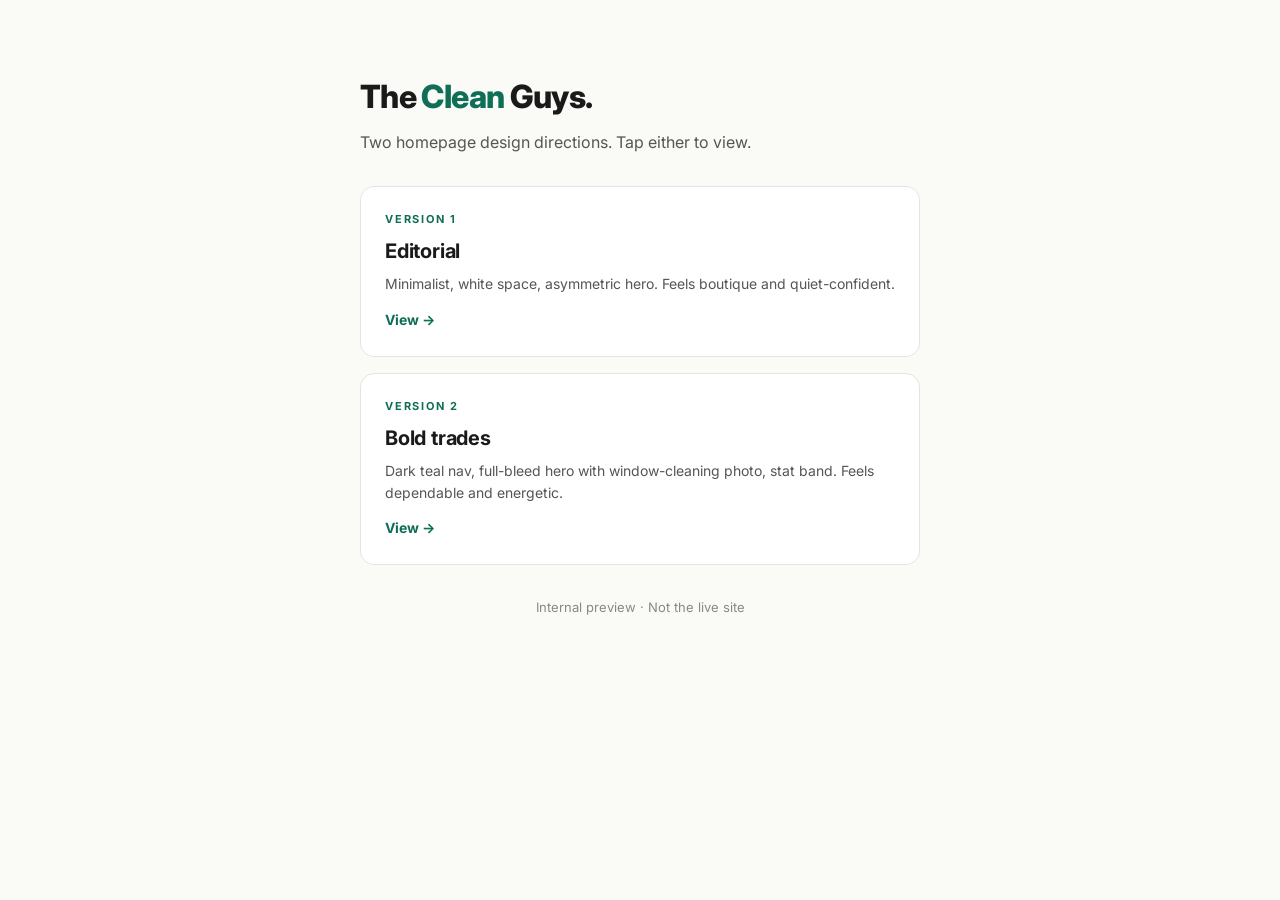
<file: index.html>
<!DOCTYPE html>
<html lang="en">
<head>
<meta charset="UTF-8">
<meta name="viewport" content="width=device-width, initial-scale=1">
<title>The Clean Guys — Homepage Previews</title>
<link href="https://fonts.googleapis.com/css2?family=Inter:wght@500;700;800&display=swap" rel="stylesheet">
<style>
  * { box-sizing: border-box; margin: 0; padding: 0; }
  body { font-family: 'Inter', sans-serif; background: #FAFAF7; color: #1A1A1A; min-height: 100vh; padding: 32px; line-height: 1.55; }
  .wrap { max-width: 560px; margin: 40px auto; }
  h1 { font-size: 32px; font-weight: 800; letter-spacing: -0.02em; margin-bottom: 8px; }
  h1 span { color: #0F6E56; }
  .lede { color: #555; font-size: 16px; margin-bottom: 32px; }
  .card { display: block; background: #fff; border: 1px solid #E5E5E0; border-radius: 14px; padding: 24px; margin-bottom: 16px; text-decoration: none; color: inherit; transition: all 0.15s; }
  .card:hover { border-color: #0F6E56; transform: translateY(-2px); box-shadow: 0 12px 24px rgba(0,0,0,0.06); }
  .card .label { font-size: 11px; font-weight: 700; letter-spacing: 0.16em; text-transform: uppercase; color: #0F6E56; margin-bottom: 8px; }
  .card h2 { font-size: 20px; font-weight: 700; margin-bottom: 6px; letter-spacing: -0.01em; }
  .card p { color: #555; font-size: 14px; }
  .card .arrow { color: #0F6E56; font-weight: 700; font-size: 14px; margin-top: 14px; display: inline-block; }
  footer { margin-top: 32px; color: #888; font-size: 13px; text-align: center; }
</style>
</head>
<body>
  <div class="wrap">
    <h1>The <span>Clean</span> Guys.</h1>
    <p class="lede">Two homepage design directions. Tap either to view.</p>

    <a href="v1.html" class="card">
      <div class="label">Version 1</div>
      <h2>Editorial</h2>
      <p>Minimalist, white space, asymmetric hero. Feels boutique and quiet-confident.</p>
      <span class="arrow">View →</span>
    </a>

    <a href="v2.html" class="card">
      <div class="label">Version 2</div>
      <h2>Bold trades</h2>
      <p>Dark teal nav, full-bleed hero with window-cleaning photo, stat band. Feels dependable and energetic.</p>
      <span class="arrow">View →</span>
    </a>

    <footer>Internal preview · Not the live site</footer>
  </div>
</body>
</html>
</file>
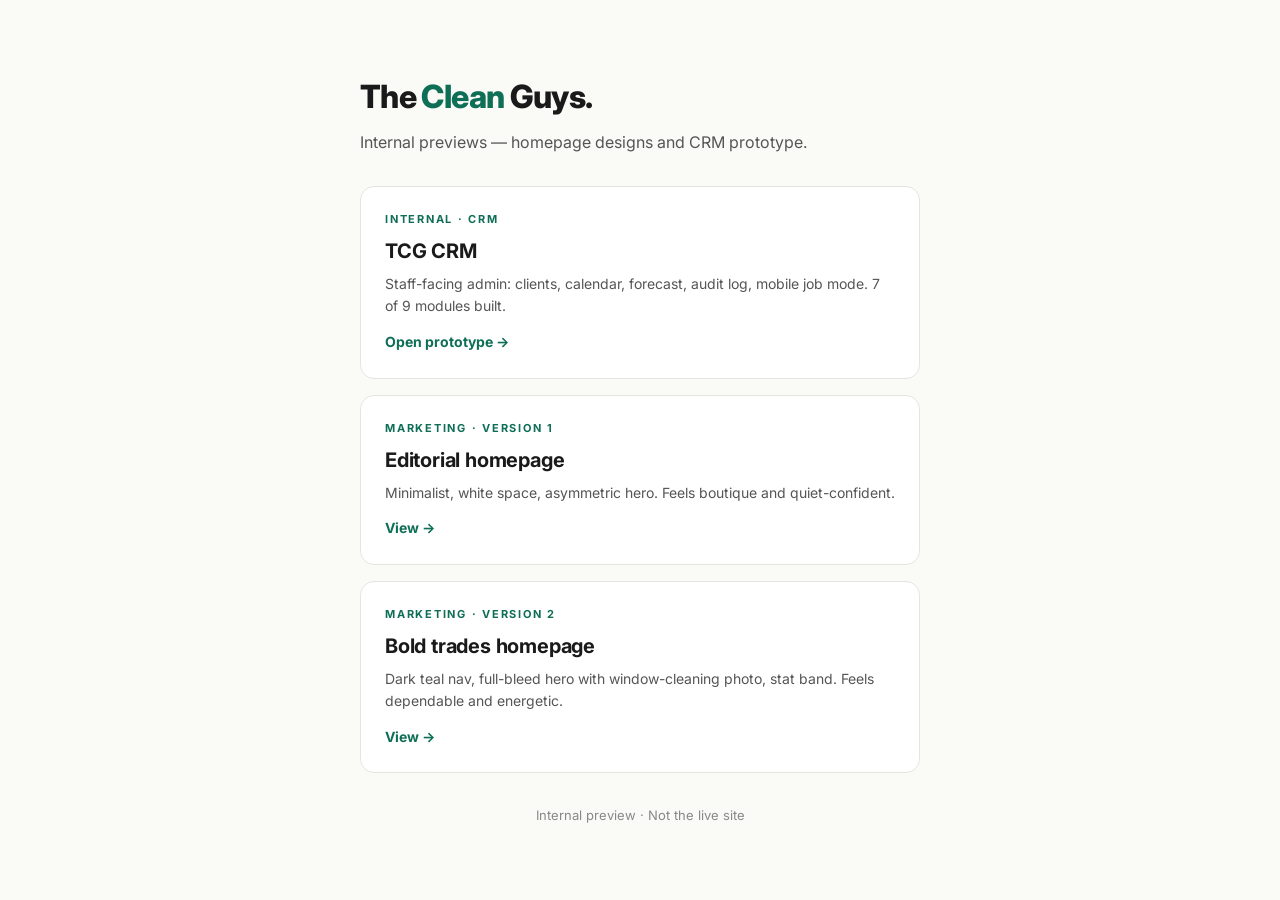
<file: docs/index.html>
<!DOCTYPE html>
<html lang="en">
<head>
<meta charset="UTF-8">
<meta name="viewport" content="width=device-width, initial-scale=1">
<title>The Clean Guys — Homepage Previews</title>
<link href="https://fonts.googleapis.com/css2?family=Inter:wght@500;700;800&display=swap" rel="stylesheet">
<style>
  * { box-sizing: border-box; margin: 0; padding: 0; }
  body { font-family: 'Inter', sans-serif; background: #FAFAF7; color: #1A1A1A; min-height: 100vh; padding: 32px; line-height: 1.55; }
  .wrap { max-width: 560px; margin: 40px auto; }
  h1 { font-size: 32px; font-weight: 800; letter-spacing: -0.02em; margin-bottom: 8px; }
  h1 span { color: #0F6E56; }
  .lede { color: #555; font-size: 16px; margin-bottom: 32px; }
  .card { display: block; background: #fff; border: 1px solid #E5E5E0; border-radius: 14px; padding: 24px; margin-bottom: 16px; text-decoration: none; color: inherit; transition: all 0.15s; }
  .card:hover { border-color: #0F6E56; transform: translateY(-2px); box-shadow: 0 12px 24px rgba(0,0,0,0.06); }
  .card .label { font-size: 11px; font-weight: 700; letter-spacing: 0.16em; text-transform: uppercase; color: #0F6E56; margin-bottom: 8px; }
  .card h2 { font-size: 20px; font-weight: 700; margin-bottom: 6px; letter-spacing: -0.01em; }
  .card p { color: #555; font-size: 14px; }
  .card .arrow { color: #0F6E56; font-weight: 700; font-size: 14px; margin-top: 14px; display: inline-block; }
  footer { margin-top: 32px; color: #888; font-size: 13px; text-align: center; }
</style>
</head>
<body>
  <div class="wrap">
    <h1>The <span>Clean</span> Guys.</h1>
    <p class="lede">Internal previews — homepage designs and CRM prototype.</p>

    <a href="crm.html" class="card">
      <div class="label">Internal · CRM</div>
      <h2>TCG CRM</h2>
      <p>Staff-facing admin: clients, calendar, forecast, audit log, mobile job mode. 7 of 9 modules built.</p>
      <span class="arrow">Open prototype →</span>
    </a>

    <a href="v1.html" class="card">
      <div class="label">Marketing · Version 1</div>
      <h2>Editorial homepage</h2>
      <p>Minimalist, white space, asymmetric hero. Feels boutique and quiet-confident.</p>
      <span class="arrow">View →</span>
    </a>

    <a href="v2.html" class="card">
      <div class="label">Marketing · Version 2</div>
      <h2>Bold trades homepage</h2>
      <p>Dark teal nav, full-bleed hero with window-cleaning photo, stat band. Feels dependable and energetic.</p>
      <span class="arrow">View →</span>
    </a>

    <footer>Internal preview · Not the live site</footer>
  </div>
</body>
</html>
</file>
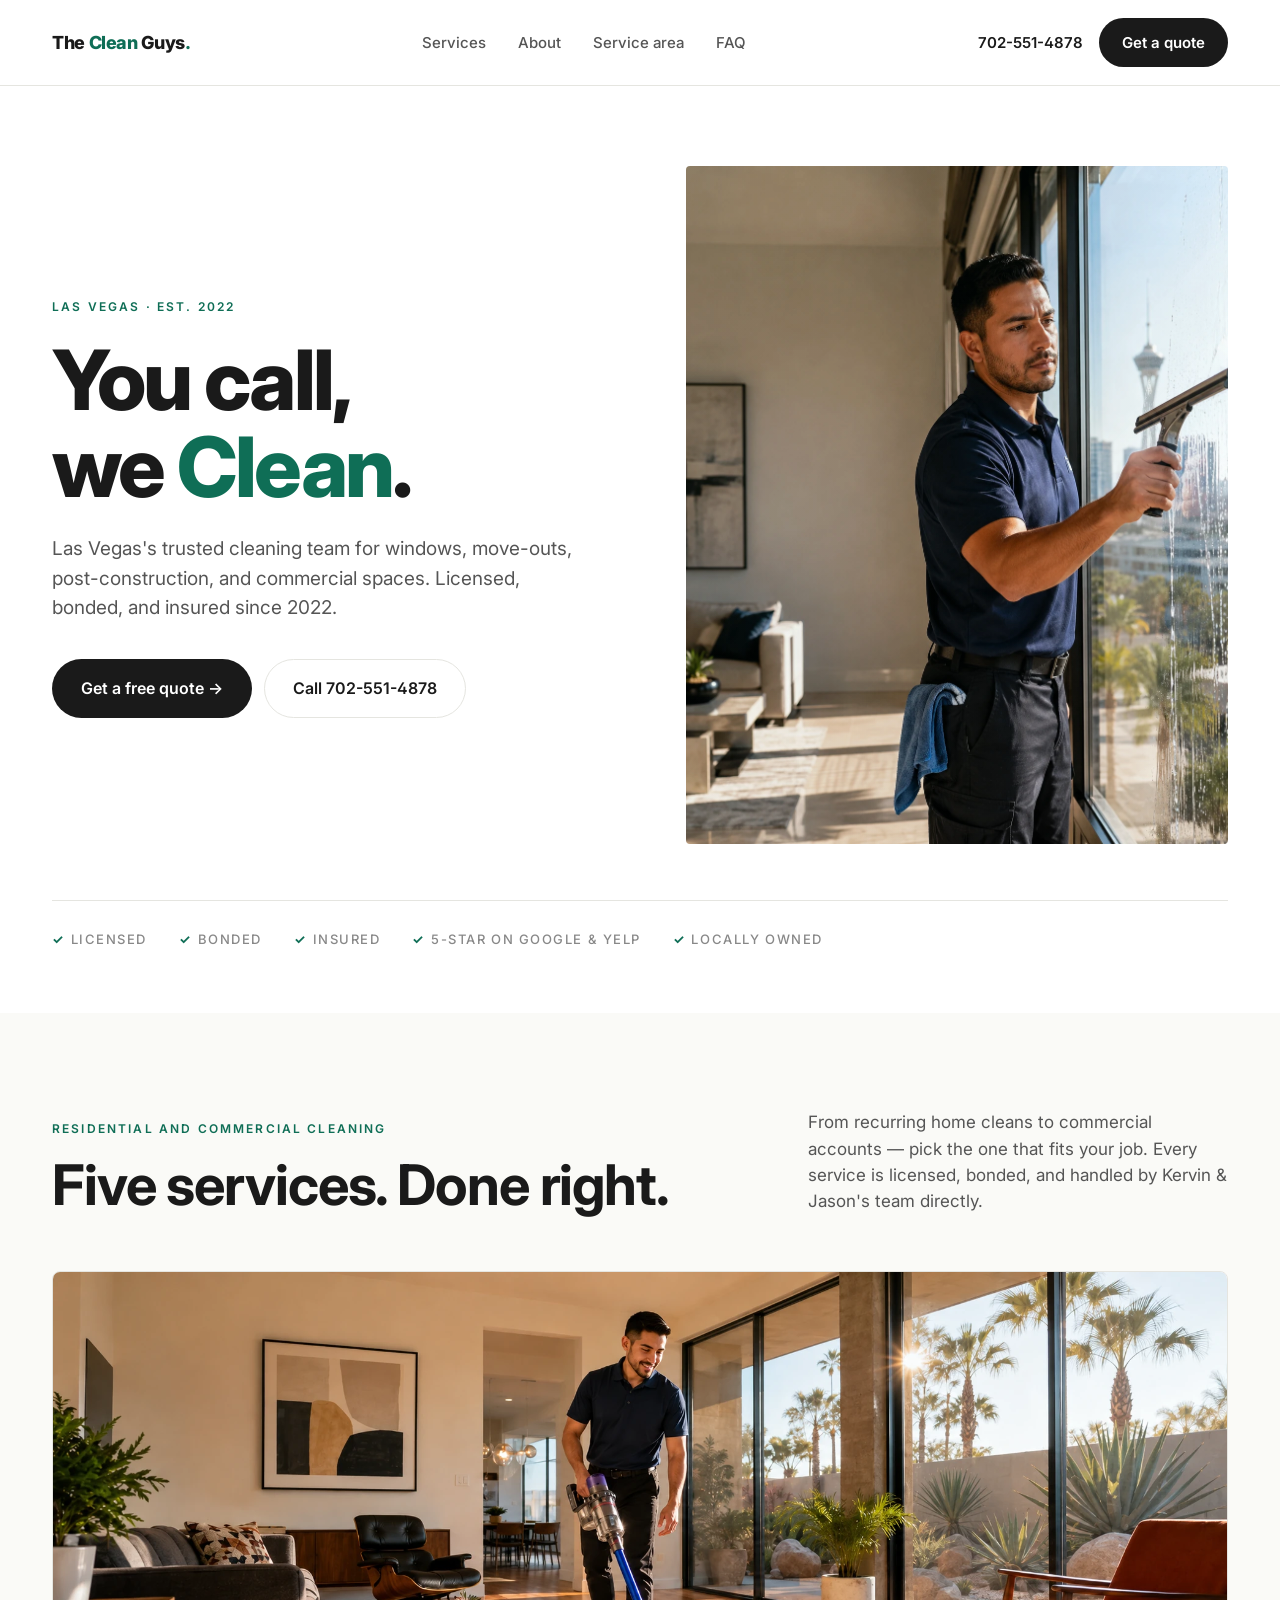
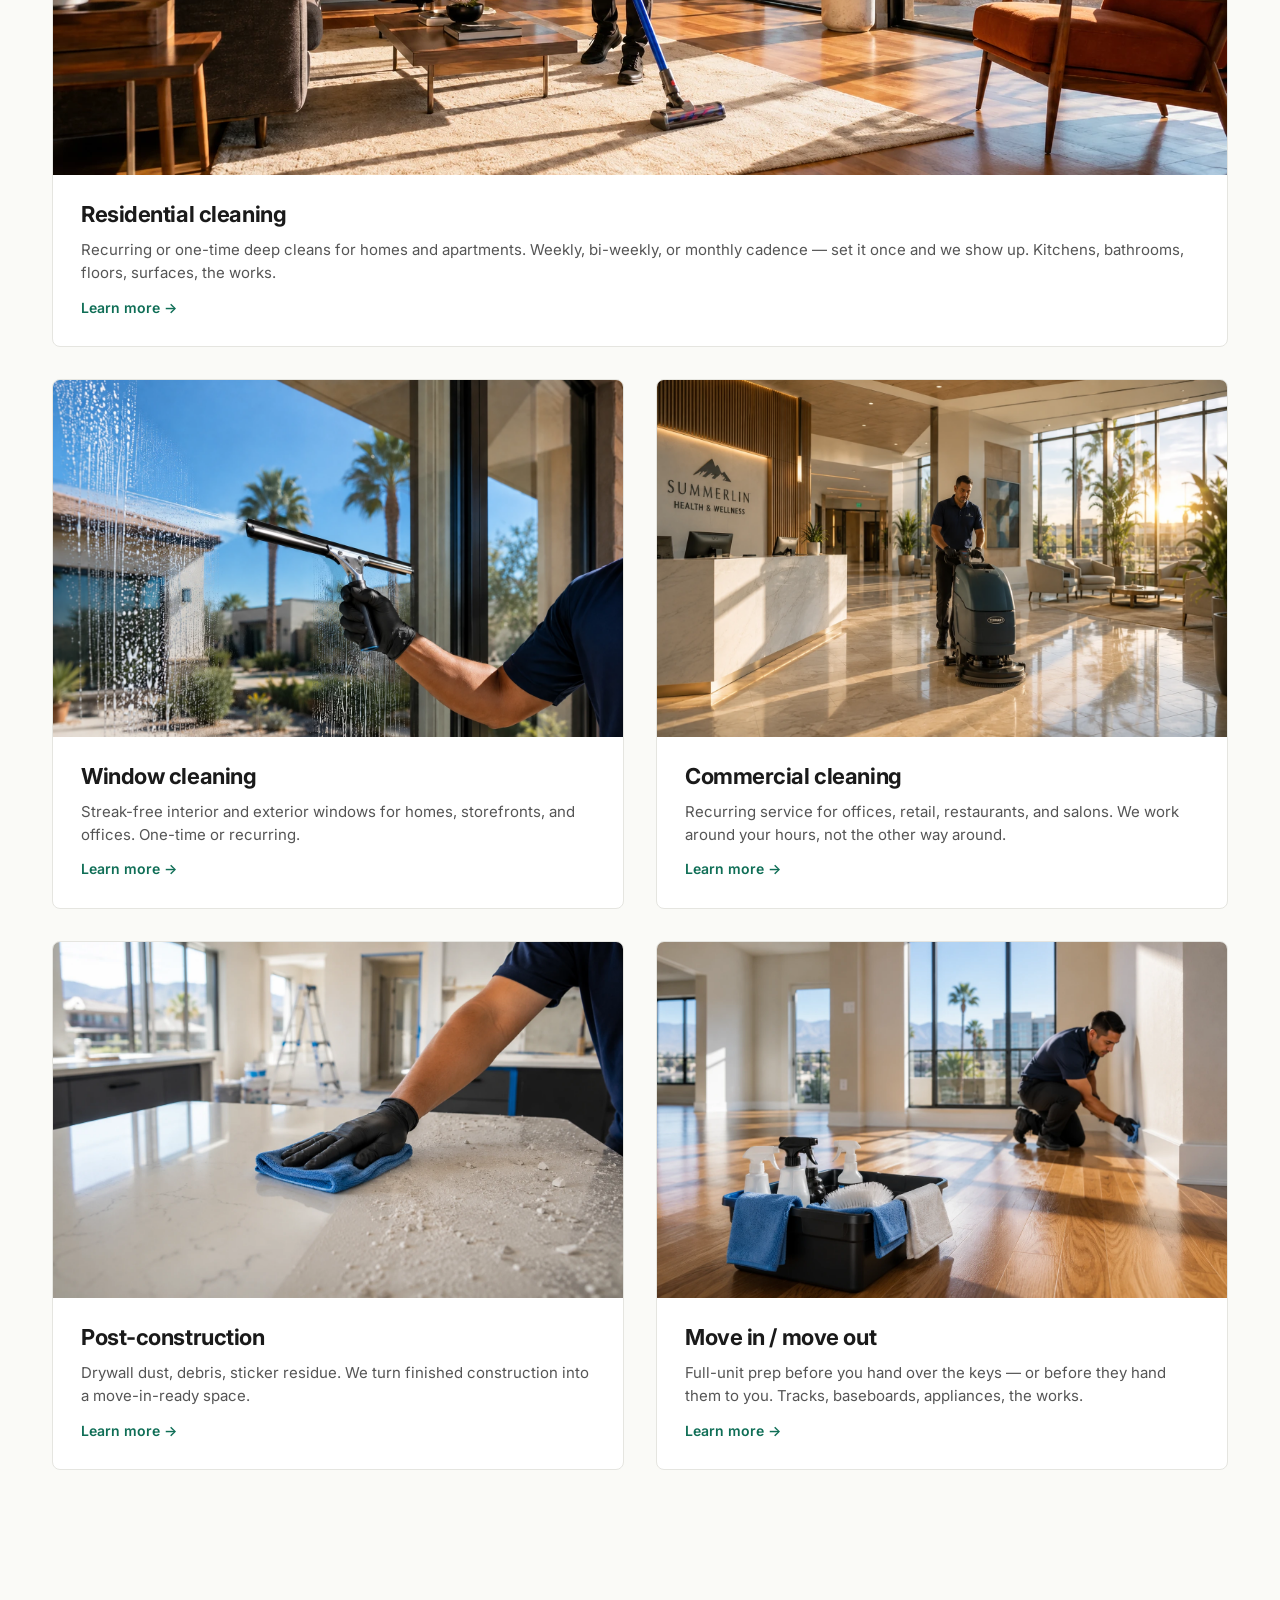
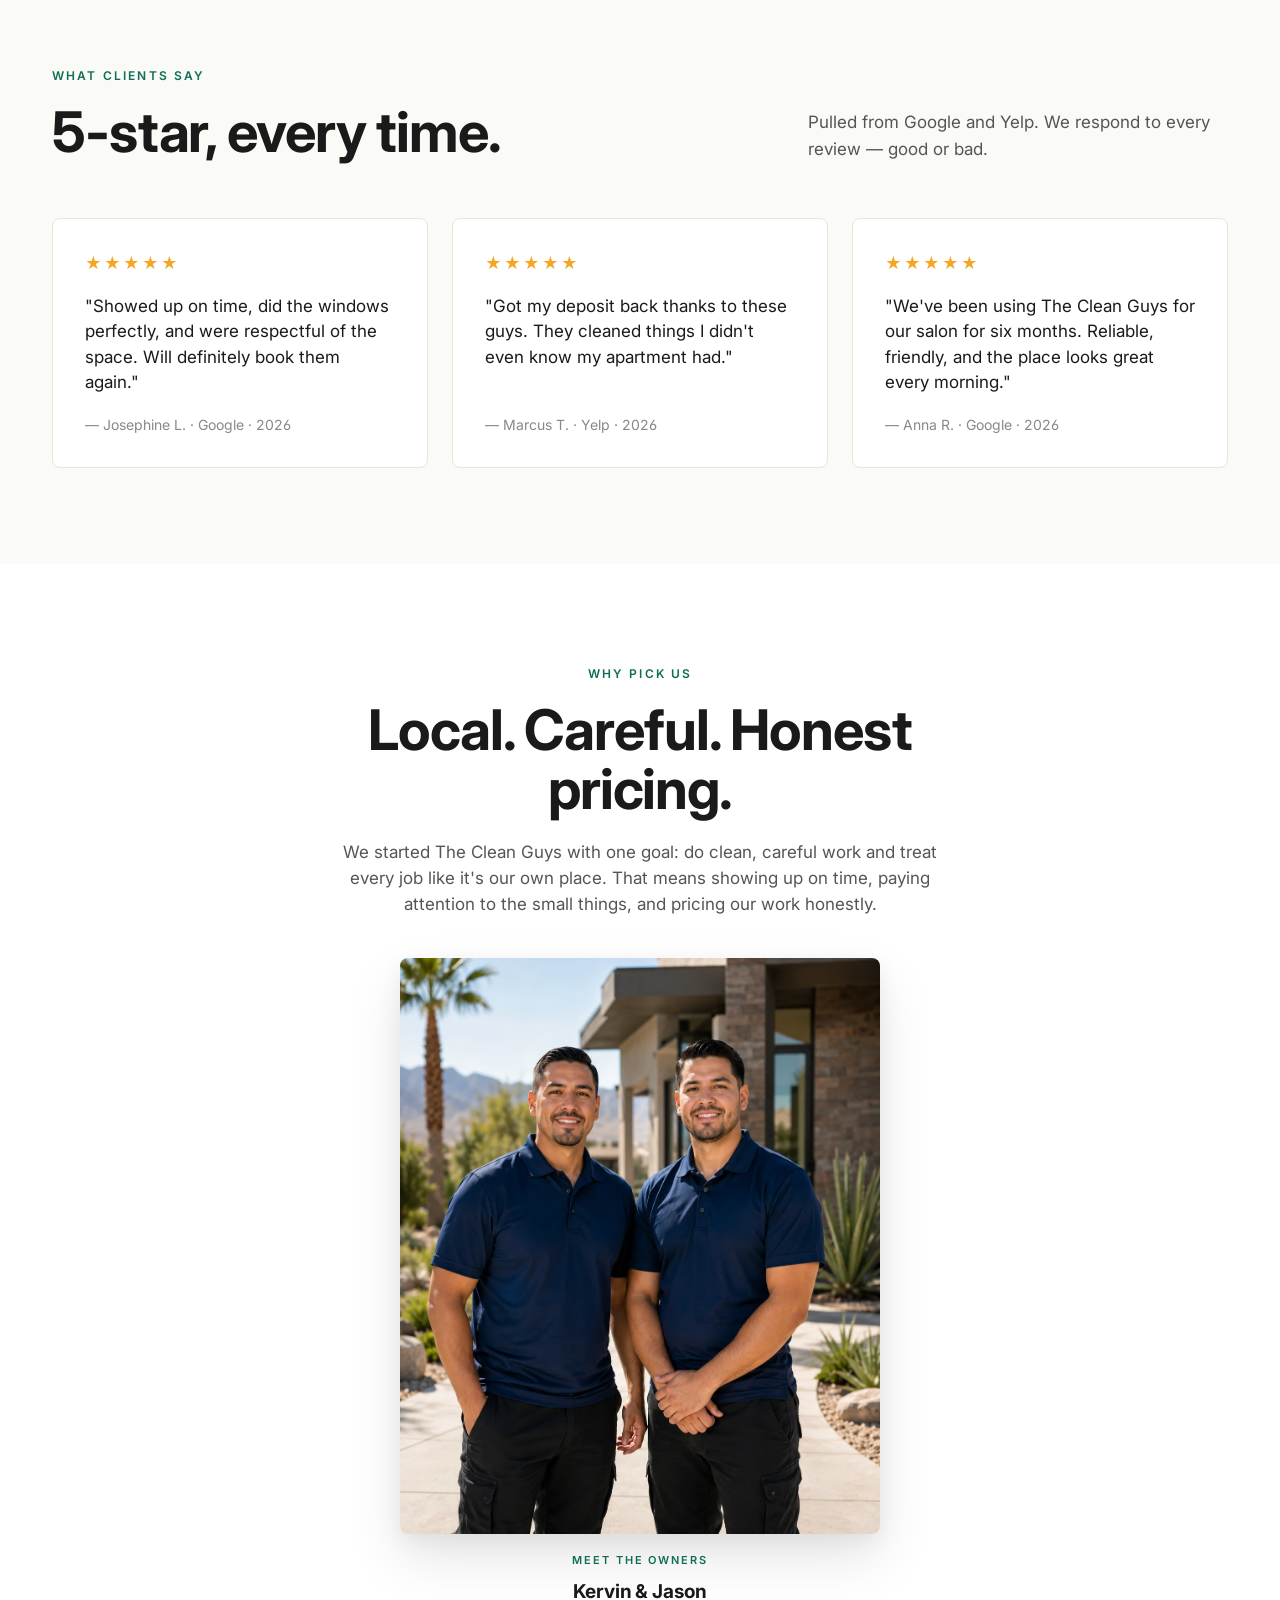
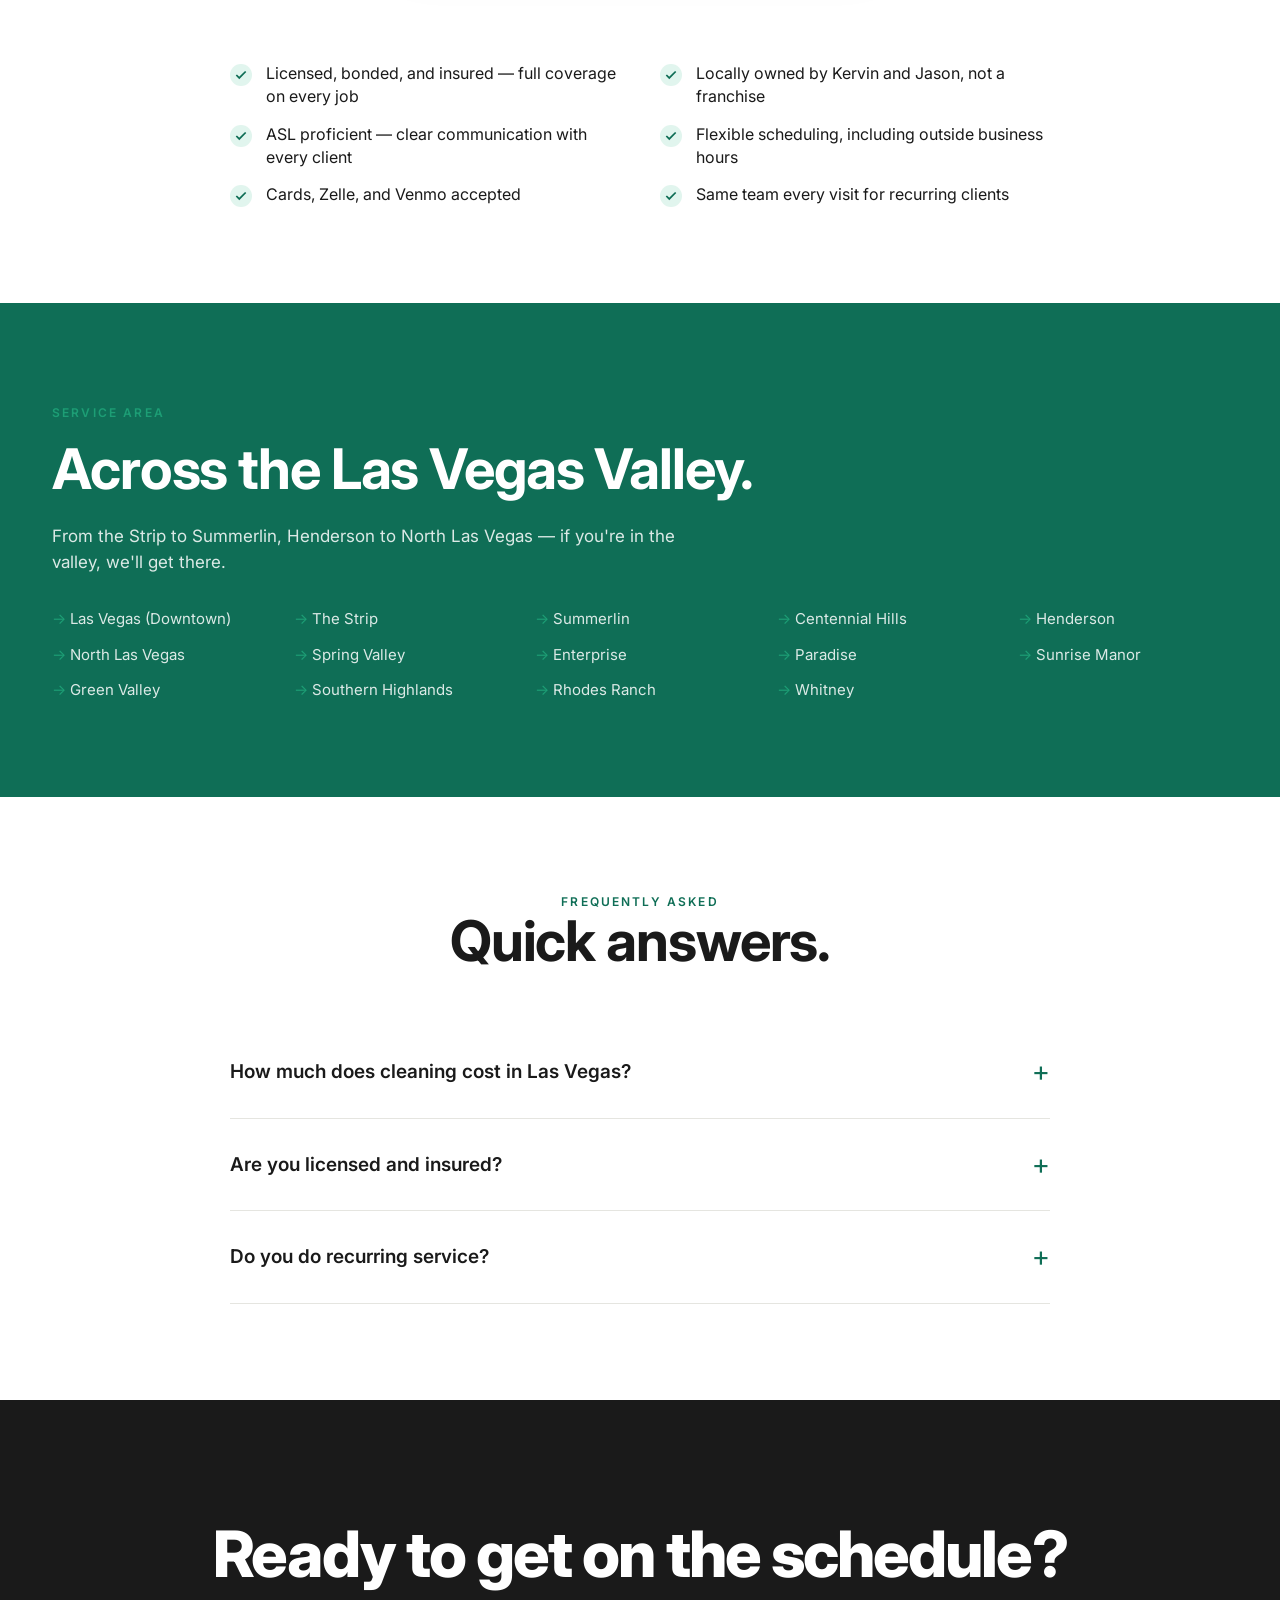
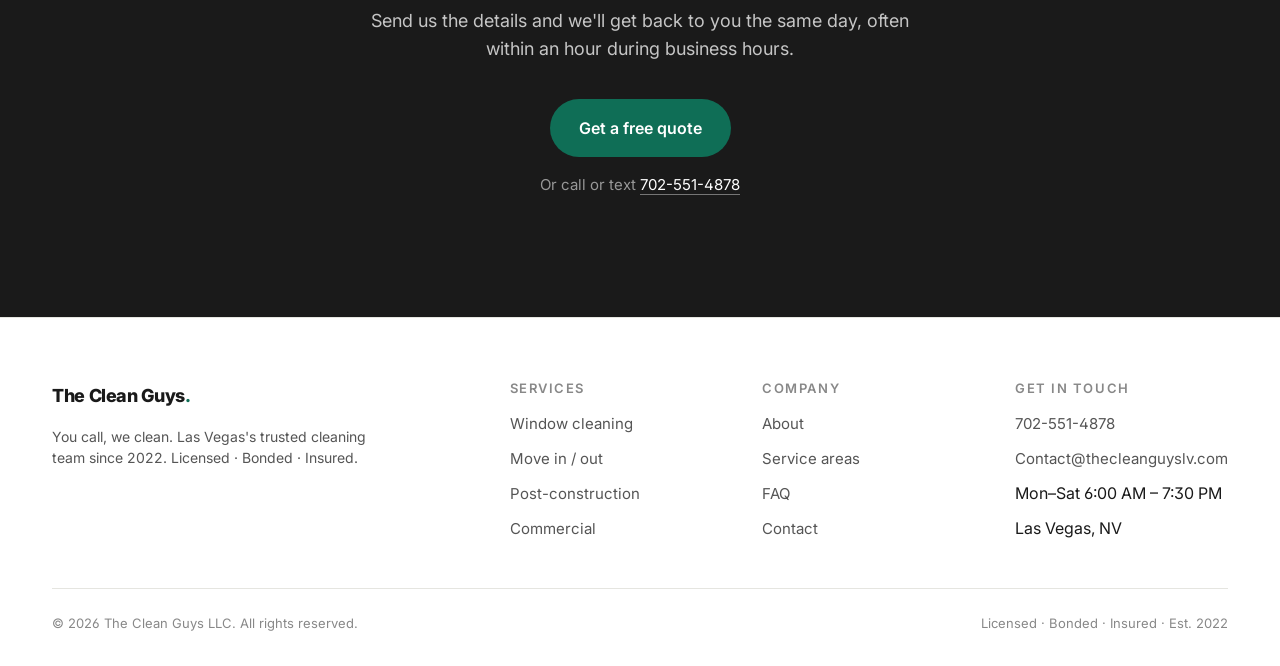
<file: docs/v1.html>
<!DOCTYPE html>
<html lang="en">
<head>
<meta charset="UTF-8" />
<meta name="viewport" content="width=device-width, initial-scale=1.0" />
<meta name="description" content="Trusted Las Vegas cleaning company. Window, move in/out, post construction & commercial cleaning. Licensed, bonded, insured. Get a free quote today." />
<title>Las Vegas Cleaning Services | Window, Move-Out & More — The Clean Guys</title>
<link rel="preconnect" href="https://fonts.googleapis.com" />
<link rel="preconnect" href="https://fonts.gstatic.com" crossorigin />
<link href="https://fonts.googleapis.com/css2?family=Inter:wght@400;500;600;700;800&display=swap" rel="stylesheet" />
<style>
  :root {
    --brand: #0F6E56;
    --brand-dark: #085041;
    --brand-light: #E1F5EE;
    --accent: #1D9E75;
    --ink: #1A1A1A;
    --ink-soft: #555;
    --ink-mute: #888;
    --line: #E5E5E0;
    --bg: #FAFAF7;
    --paper: #FFFFFF;
  }
  * { box-sizing: border-box; margin: 0; padding: 0; }
  html { scroll-behavior: smooth; }
  /* Prevent any accidental horizontal overflow from causing the whole page
     to scroll sideways on mobile. `clip` is preferred over `hidden` because
     it preserves sticky positioning of the header. Falls back to `hidden`
     in browsers that don't support `clip`. */
  html, body { overflow-x: hidden; overflow-x: clip; }
  body {
    font-family: 'Inter', -apple-system, BlinkMacSystemFont, sans-serif;
    background: var(--paper);
    color: var(--ink);
    line-height: 1.55;
    -webkit-font-smoothing: antialiased;
    font-feature-settings: 'ss01' on;
  }
  img { max-width: 100%; display: block; }
  a { color: inherit; text-decoration: none; }
  .container { max-width: 1240px; margin: 0 auto; padding: 0 32px; }
  .section { padding: 96px 0; }
  .eyebrow {
    text-transform: uppercase;
    letter-spacing: 0.18em;
    font-size: 12px;
    font-weight: 600;
    color: var(--brand);
  }
  h1, h2, h3, h4 { font-family: 'Inter', sans-serif; letter-spacing: -0.02em; line-height: 1.05; }
  p { color: var(--ink-soft); }

  /* Header */
  header.site {
    background: var(--paper);
    border-bottom: 1px solid var(--line);
    padding: 18px 0;
    position: sticky;
    top: 0;
    z-index: 50;
  }
  header.site .container {
    display: flex;
    align-items: center;
    justify-content: space-between;
    gap: 24px;
  }
  .logo {
    font-weight: 800;
    font-size: 18px;
    letter-spacing: -0.02em;
  }
  .logo .dot { color: var(--brand); }
  .logo .brand-word { color: var(--brand); }
  nav.primary { display: flex; gap: 32px; font-size: 15px; font-weight: 500; }
  nav.primary a { color: var(--ink-soft); transition: color .15s; }
  nav.primary a:hover { color: var(--ink); }
  .header-cta { display: flex; align-items: center; gap: 16px; }
  .phone-link { font-weight: 600; color: var(--ink); font-size: 15px; }
  .btn {
    display: inline-flex;
    align-items: center;
    gap: 8px;
    padding: 12px 22px;
    border-radius: 999px;
    font-weight: 600;
    font-size: 15px;
    border: 1px solid transparent;
    cursor: pointer;
    transition: transform .15s, background .15s;
  }
  .btn-primary { background: var(--ink); color: var(--paper); }
  .btn-primary:hover { background: var(--brand-dark); }
  .btn-secondary { background: transparent; color: var(--ink); border-color: var(--line); }
  .btn-secondary:hover { border-color: var(--ink); }
  .btn-large { padding: 16px 28px; font-size: 16px; }

  /* Hero */
  .hero { padding: 80px 0 64px; }
  .hero-grid {
    display: grid;
    grid-template-columns: 1.05fr 1fr;
    gap: 64px;
    align-items: center;
  }
  .hero h1 {
    font-size: clamp(48px, 6.5vw, 88px);
    font-weight: 800;
    letter-spacing: -0.035em;
    margin-bottom: 24px;
  }
  .hero h1 em { font-style: normal; color: var(--brand); }
  .hero .lede {
    font-size: 19px;
    color: var(--ink-soft);
    max-width: 520px;
    margin-bottom: 36px;
  }
  .hero-ctas { display: flex; flex-wrap: wrap; gap: 12px; }
  .hero-photo {
    aspect-ratio: 4/5;
    background:
      linear-gradient(135deg, rgba(15,110,86,0.05), rgba(15,110,86,0)),
      url('assets/photos/hero-v1.webp') center/cover var(--brand-light);
    border-radius: 4px;
  }
  .trust-strip {
    margin-top: 56px;
    padding-top: 28px;
    border-top: 1px solid var(--line);
    display: flex;
    flex-wrap: wrap;
    gap: 8px 32px;
    color: var(--ink-mute);
    font-size: 13px;
    font-weight: 500;
    text-transform: uppercase;
    letter-spacing: 0.12em;
  }
  .trust-strip span::before { content: "✓"; color: var(--brand); margin-right: 6px; font-weight: 700; }

  /* Services */
  .services { background: var(--bg); }
  .section-head {
    display: flex;
    align-items: end;
    justify-content: space-between;
    gap: 32px;
    margin-bottom: 56px;
    flex-wrap: wrap;
  }
  .section-head h2 {
    font-size: clamp(36px, 4.5vw, 56px);
    font-weight: 700;
    max-width: 820px;
    /* Keep headlines like "Five services. Done right." on one line on desktop.
       Mobile media query below restores normal wrapping for narrow viewports. */
    white-space: nowrap;
  }
  .section-head .lede {
    color: var(--ink-soft);
    font-size: 17px;
    max-width: 420px;
  }
  .service-grid {
    display: grid;
    grid-template-columns: repeat(2, 1fr);
    gap: 32px;
  }
  /* Residential = hero card, spans full grid width.
     UX rationale: it's the broadest/highest-LTV service (recurring residential).
     Featuring it establishes visual hierarchy (Gestalt: prominence by size). */
  .service-card.residential { grid-column: 1 / -1; }
  .service-card.residential .photo { aspect-ratio: 21/9; }
  @media (max-width: 768px) {
    .service-card.residential .photo { aspect-ratio: 16/10; }
  }
  .service-card {
    background: var(--paper);
    border: 1px solid var(--line);
    border-radius: 8px;
    overflow: hidden;
    display: flex;
    flex-direction: column;
    transition: transform .2s, box-shadow .2s;
  }
  .service-card:hover { transform: translateY(-4px); box-shadow: 0 18px 40px rgba(0,0,0,0.06); }
  .service-card .photo {
    aspect-ratio: 16/10;
    background-size: cover;
    background-position: center;
    background-color: var(--brand-light);
  }
  .service-card .body {
    padding: 28px;
    display: flex;
    flex-direction: column;
    gap: 12px;
    flex: 1;
  }
  .service-card h3 { font-size: 22px; font-weight: 700; }
  .service-card p { font-size: 15px; }
  .service-card .arrow {
    margin-top: auto;
    color: var(--brand);
    font-weight: 600;
    font-size: 14px;
    display: inline-flex;
    align-items: center;
    gap: 6px;
  }
  .service-card.window .photo { background-image: url('assets/photos/window.webp'); }
  .service-card.move .photo { background-image: url('assets/photos/move.webp'); }
  .service-card.post .photo { background-image: url('assets/photos/post-construction.webp'); }
  .service-card.commercial .photo { background-image: url('assets/photos/commercial.webp'); }
  .service-card.residential .photo { background-image: url('assets/photos/residential.webp'); }

  /* Why us — centered vertical flow:
     head (eyebrow + h2 + description) → team photo (centered) → reasons grid (2-col).
     Restructured from the old asymmetric 2-col layout so the team photo
     gets prime real estate as the trust anchor, mirroring V2's pattern. */
  .why { background: var(--paper); }
  .why-head {
    max-width: 720px;
    margin: 0 auto 40px;
    text-align: center;
  }
  .why-head h2 {
    font-size: clamp(36px, 4.5vw, 56px);
    font-weight: 700;
    margin: 16px 0 20px;
  }
  .why-head p {
    font-size: 17px;
    color: var(--ink-soft);
    max-width: 620px;
    margin: 0 auto;
  }
  .why-team-photo {
    max-width: 480px;
    margin: 0 auto 56px;
    text-align: center;
  }
  .why-team-photo img {
    width: 100%;
    height: auto;
    border-radius: 8px;
    box-shadow: 0 24px 56px rgba(0,0,0,0.10), 0 8px 22px rgba(0,0,0,0.06);
    display: block;
  }
  .why-team-caption {
    margin-top: 18px;
    text-align: center;
  }
  /* Eyebrow above the names — matches the .eyebrow pattern used elsewhere on V1 */
  .why-team-eyebrow {
    display: block;
    text-transform: uppercase;
    letter-spacing: 0.18em;
    font-size: 11px;
    font-weight: 600;
    color: var(--brand);
    margin-bottom: 8px;
  }
  .why-team-caption strong {
    display: block;
    font-weight: 700;
    color: var(--ink);
    font-size: 19px;
    letter-spacing: -0.005em;
  }
  .why-list {
    max-width: 820px;
    margin: 0 auto;
    list-style: none;
    display: grid;
    grid-template-columns: 1fr 1fr;
    gap: 14px 40px;
  }
  .why-list li {
    display: flex;
    gap: 14px;
    align-items: flex-start;
    color: var(--ink);
    font-size: 16px;
    line-height: 1.45;
  }
  .why-list li::before {
    content: "";
    width: 22px;
    height: 22px;
    border-radius: 50%;
    background: var(--brand-light);
    flex-shrink: 0;
    margin-top: 2px;
    background-image: url("data:image/svg+xml;utf8,<svg xmlns='http://www.w3.org/2000/svg' viewBox='0 0 24 24' fill='none' stroke='%230F6E56' stroke-width='3'><polyline points='20 6 9 17 4 12'/></svg>");
    background-size: 14px;
    background-repeat: no-repeat;
    background-position: center;
  }
  @media (max-width: 768px) {
    .why-list { grid-template-columns: 1fr; }
    .why-team-photo { max-width: 100%; margin-bottom: 40px; }
    .why-team-caption strong { font-size: 17px; }
  }

  /* Service area */
  .area {
    background: var(--brand);
    color: var(--paper);
    padding: 96px 0;
  }
  .area .eyebrow { color: var(--accent); }
  .area h2 {
    font-size: clamp(36px, 4.5vw, 56px);
    font-weight: 700;
    margin: 16px 0 24px;
    max-width: 800px;
  }
  .area-cities {
    display: grid;
    grid-template-columns: repeat(auto-fill, minmax(180px, 1fr));
    gap: 12px 32px;
    margin-top: 32px;
    color: rgba(255,255,255,0.85);
    font-size: 15px;
  }
  .area-cities li::before { content: "→ "; color: var(--accent); }
  .area-cities li { list-style: none; }

  /* Reviews */
  .reviews { background: var(--bg); }
  .review-grid {
    display: grid;
    grid-template-columns: repeat(3, 1fr);
    gap: 24px;
  }
  .review-card {
    background: var(--paper);
    border: 1px solid var(--line);
    border-radius: 8px;
    padding: 32px;
    display: flex;
    flex-direction: column;
    gap: 18px;
  }
  .stars { color: #F5A623; letter-spacing: 2px; font-size: 16px; }
  .review-quote { font-size: 17px; color: var(--ink); line-height: 1.5; }
  .review-meta { color: var(--ink-mute); font-size: 14px; margin-top: auto; }

  /* FAQ */
  .faq-wrap { max-width: 820px; margin: 0 auto; }
  .faq h2 {
    font-size: clamp(36px, 4.5vw, 56px);
    font-weight: 700;
    text-align: center;
    margin-bottom: 56px;
  }
  details.faq-item {
    border-bottom: 1px solid var(--line);
    padding: 24px 0;
  }
  details.faq-item summary {
    cursor: pointer;
    list-style: none;
    display: flex;
    justify-content: space-between;
    align-items: center;
    font-size: 19px;
    font-weight: 600;
    color: var(--ink);
  }
  details.faq-item summary::-webkit-details-marker { display: none; }
  details.faq-item summary::after {
    content: "+";
    font-size: 28px;
    font-weight: 400;
    color: var(--brand);
    transition: transform .2s;
  }
  details.faq-item[open] summary::after { transform: rotate(45deg); }
  details.faq-item p { margin-top: 16px; font-size: 16px; }

  /* Final CTA */
  .cta-final {
    background: var(--ink);
    color: var(--paper);
    padding: 120px 0;
    text-align: center;
  }
  .cta-final h2 {
    font-size: clamp(40px, 5vw, 72px);
    font-weight: 800;
    margin-bottom: 20px;
    letter-spacing: -0.03em;
  }
  .cta-final p { color: rgba(255,255,255,0.75); font-size: 18px; max-width: 540px; margin: 0 auto 36px; }
  .cta-final .btn-primary { background: var(--brand); }
  .cta-final .btn-primary:hover { background: var(--accent); color: var(--ink); }
  .cta-final .or { display: block; margin-top: 16px; color: rgba(255,255,255,0.55); font-size: 15px; }
  .cta-final .or a { color: var(--paper); border-bottom: 1px solid rgba(255,255,255,0.4); }

  /* Footer */
  footer.site {
    background: var(--paper);
    border-top: 1px solid var(--line);
    padding: 64px 0 32px;
  }
  .footer-grid {
    display: grid;
    grid-template-columns: 2fr 1fr 1fr 1fr;
    gap: 48px;
    margin-bottom: 48px;
  }
  .footer-grid h4 { font-size: 13px; text-transform: uppercase; letter-spacing: 0.12em; color: var(--ink-mute); margin-bottom: 16px; font-weight: 600; }
  .footer-grid ul { list-style: none; display: grid; gap: 10px; }
  .footer-grid a { color: var(--ink-soft); font-size: 15px; }
  .footer-grid a:hover { color: var(--ink); }
  .footer-bottom {
    border-top: 1px solid var(--line);
    padding-top: 24px;
    display: flex;
    justify-content: space-between;
    align-items: center;
    color: var(--ink-mute);
    font-size: 13px;
    flex-wrap: wrap;
    gap: 16px;
  }

  /* Mobile */
  @media (max-width: 900px) {
    .section { padding: 64px 0; }
    nav.primary { display: none; }
    .hero-grid { grid-template-columns: 1fr; gap: 40px; }
    .service-grid, .review-grid { grid-template-columns: 1fr; }
    .footer-grid { grid-template-columns: 1fr 1fr; }
    .container { padding: 0 20px; }

    /* Allow section headings to wrap naturally on mobile (text would overflow at min font size otherwise) */
    .section-head h2 { white-space: normal; max-width: 100%; }

    /* Tighten the reviews section on mobile — was floating in too much empty space */
    .section.services { padding-bottom: 28px; }
    .section.reviews { padding-top: 24px; }
    .section.reviews .section-head { margin-bottom: 28px; }
    .section.reviews .section-head h2 { margin-top: 8px !important; }
  }

  /* === Service detail modal ===
     UX rationale: when users click a service card, they want depth before commitment.
     Modal keeps them on the page (no navigation, low bounce), shows full service detail,
     ends with a contextual "Get a quote for THIS service" CTA that pre-fills the quote form.
     Same dialog mechanics as quote modal for consistency. */
  .service-modal {
    border: none;
    padding: 0;
    background: var(--paper);
    border-radius: 16px;
    box-shadow: 0 30px 80px rgba(0,0,0,0.3), 0 8px 24px rgba(0,0,0,0.12);
    max-width: 1280px;
    width: calc(100vw - 32px);
    max-height: min(95vh, 1000px);
    margin: auto;
    color: var(--ink);
    overflow: hidden;
  }
  .service-modal:not([open]) { display: none; }
  .service-modal[open] { display: flex; flex-direction: column; animation: qmIn 0.28s cubic-bezier(0.16, 1, 0.3, 1); }
  .service-modal::backdrop { background: rgba(8, 30, 24, 0.6); backdrop-filter: blur(6px); -webkit-backdrop-filter: blur(6px); }
  .service-modal[open]::backdrop { animation: qmFade 0.25s ease-out; }

  .service-modal-close {
    position: absolute; top: 16px; right: 16px; z-index: 10;
    background: rgba(255,255,255,0.9); border: none; cursor: pointer;
    width: 36px; height: 36px; border-radius: 50%;
    display: flex; align-items: center; justify-content: center;
    font-size: 22px; color: var(--ink); transition: background .15s;
    backdrop-filter: blur(8px);
  }
  .service-modal-close:hover { background: var(--paper); }

  .service-modal-hero {
    position: relative;
    /* Desktop: slim cinematic 4:1 — saves ~200px of vertical for body content.
       Mobile override below restores a portrait-friendly 16:10. */
    aspect-ratio: 4/1;
    background-size: cover;
    background-position: center;
    background-color: var(--brand-light);
    display: flex;
    flex-direction: column;
    justify-content: flex-end;
    padding: 28px 40px 24px;
    color: #fff;
  }
  .service-modal-hero::before {
    content: ""; position: absolute; inset: 0;
    background: linear-gradient(180deg, rgba(0,0,0,0.15) 0%, rgba(8,30,24,0.7) 100%);
  }
  .service-modal-hero > * { position: relative; z-index: 1; }
  .service-modal-eyebrow {
    text-transform: uppercase; letter-spacing: 0.18em;
    font-size: 11px; font-weight: 600;
    color: rgba(255,255,255,0.85); margin-bottom: 8px;
    display: inline-block;
  }
  .service-modal-title {
    font-size: clamp(28px, 4vw, 40px);
    font-weight: 700;
    letter-spacing: -0.02em;
    line-height: 1.05;
    margin: 0;
  }

  .service-modal-body {
    overflow-y: auto;
    padding: 28px 40px 20px;
    flex: 1;
    line-height: 1.55;
  }
  .service-modal-lede {
    font-size: 17px;
    color: var(--ink-soft);
    margin-bottom: 16px;
  }

  /* 2-column body layout on desktop — left = spec, right = conversion content.
     UX: F-pattern reading hits price + audience faster than scrolling to find them. */
  .service-modal-grid {
    display: grid;
    grid-template-columns: 1fr;
    gap: 8px;
  }
  @media (min-width: 768px) {
    .service-modal-grid {
      grid-template-columns: 1.4fr 1fr;
      gap: 40px;
      align-items: start;
    }
    .service-modal-col-side h3:first-of-type { margin-top: 0; }
  }
  .service-modal-body h3 {
    font-size: 14px;
    font-weight: 700;
    text-transform: uppercase;
    letter-spacing: 0.06em;
    color: var(--brand-dark);
    margin: 24px 0 10px;
  }
  .service-modal-body h3:first-of-type { margin-top: 0; }
  .service-modal-body ul {
    list-style: none;
    padding: 0;
    display: grid;
    grid-template-columns: 1fr 1fr;
    gap: 8px 24px;
  }
  .service-modal-body ul li {
    font-size: 15px;
    color: var(--ink);
    display: flex;
    gap: 10px;
    align-items: flex-start;
  }
  .service-modal-body ul li::before {
    content: "";
    width: 16px; height: 16px;
    flex-shrink: 0; margin-top: 4px;
    background-image: url("data:image/svg+xml;utf8,<svg xmlns='http://www.w3.org/2000/svg' viewBox='0 0 24 24' fill='none' stroke='%230F6E56' stroke-width='3'><polyline points='20 6 9 17 4 12'/></svg>");
    background-size: contain;
    background-repeat: no-repeat;
  }
  .service-modal-body .pricing-line {
    font-size: 16px; color: var(--ink);
    background: var(--brand-light);
    padding: 14px 18px;
    border-radius: 8px;
    border-left: 3px solid var(--brand);
  }
  .service-modal-body .pricing-line strong { color: var(--brand-dark); }
  .service-modal-bonus {
    margin-top: 24px;
    padding: 16px 18px;
    background: #FFF9E6;
    border-left: 3px solid #E5A800;
    border-radius: 8px;
  }
  .service-modal-bonus strong { display: block; font-size: 13px; text-transform: uppercase; letter-spacing: 0.06em; color: #7A5A00; margin-bottom: 6px; }
  .service-modal-bonus p { font-size: 15px; color: var(--ink); }

  /* Inline page link near the top of the modal body (SEO funnel — also tells users a deeper page exists) */
  .service-modal-page-link {
    display: inline-flex; align-items: center; gap: 6px;
    font-size: 13px; font-weight: 600;
    color: var(--brand-dark);
    text-decoration: none;
    border-bottom: 1px dashed var(--brand);
    padding-bottom: 1px;
    margin-bottom: 18px;
    transition: color .15s, border-color .15s;
  }
  .service-modal-page-link:hover { color: var(--brand); border-bottom-color: var(--brand-dark); }

  .service-modal-cta {
    padding: 18px 24px;
    background: var(--paper);
    border-top: 1px solid var(--line);
    display: flex;
    align-items: center;
    justify-content: space-between;
    gap: 16px;
    flex-wrap: wrap;
  }
  .service-modal-cta .btn {
    background: var(--brand);
    color: #fff;
    padding: 14px 28px;
    border: none;
    border-radius: 8px;
    font-size: 15px;
    font-weight: 700;
    cursor: pointer;
    font-family: inherit;
    transition: background .15s;
    /* Button sizes to its content on desktop. Mobile media query below
       restores width:100% for full-width thumb-friendly tap target. */
  }
  .service-modal-cta .btn:hover { background: var(--brand-dark); }
  .service-modal-cta .phone-link {
    color: var(--ink-soft);
    font-size: 14px;
    text-decoration: none;
    font-weight: 600;
  }
  .service-modal-cta .phone-link strong { color: var(--brand-dark); }

  @media (max-width: 640px) {
    .service-modal { width: 100vw; max-width: 100vw; height: 100vh; height: 100dvh; max-height: 100vh; border-radius: 0; }
    .service-modal-hero { aspect-ratio: 16/10; padding: 20px 20px 18px; }
    .service-modal-title { font-size: 26px; }
    .service-modal-body { padding: 22px 20px 16px; }
    .service-modal-body ul { grid-template-columns: 1fr; }
    .service-modal-cta { padding: 14px 16px; flex-direction: column; align-items: stretch; }
    .service-modal-cta .btn { width: 100%; }
    .service-modal-cta .phone-link { text-align: center; }
  }

  /* === Quote modal === */
  .quote-modal {
    border: none;
    padding: 0;
    background: var(--paper);
    border-radius: 16px;
    box-shadow: 0 30px 80px rgba(0,0,0,0.3), 0 8px 24px rgba(0,0,0,0.12);
    max-width: 640px;
    width: calc(100vw - 32px);
    max-height: min(92vh, 880px);
    margin: auto;
    color: var(--ink);
    overflow: hidden;
  }
  .quote-modal:not([open]) { display: none; }
  .quote-modal[open] {
    display: flex;
    flex-direction: column;
  }
  .quote-modal::backdrop {
    background: rgba(8, 30, 24, 0.6);
    backdrop-filter: blur(6px);
    -webkit-backdrop-filter: blur(6px);
  }
  .quote-modal[open] { animation: qmIn 0.28s cubic-bezier(0.16, 1, 0.3, 1); }
  .quote-modal[open]::backdrop { animation: qmFade 0.25s ease-out; }
  @keyframes qmIn {
    from { opacity: 0; transform: translateY(16px) scale(0.97); }
    to { opacity: 1; transform: translateY(0) scale(1); }
  }
  @keyframes qmFade { from { opacity: 0; } to { opacity: 1; } }
  .quote-modal .modal-close {
    position: absolute;
    top: 16px;
    right: 16px;
    background: var(--bg);
    border: none;
    width: 38px;
    height: 38px;
    border-radius: 50%;
    display: flex;
    align-items: center;
    justify-content: center;
    cursor: pointer;
    color: var(--ink);
    transition: background 0.15s, color 0.15s;
    z-index: 2;
  }
  .quote-modal .modal-close:hover { background: var(--brand-light); color: var(--brand-dark); }
  .quote-modal .modal-header {
    padding: 36px 32px 20px;
    border-bottom: 1px solid var(--line);
    background: var(--paper);
    flex-shrink: 0;
  }
  .quote-modal .modal-header h2 {
    font-size: 28px;
    font-weight: 800;
    margin: 0 0 6px;
    letter-spacing: -0.025em;
    color: var(--ink);
    line-height: 1.1;
  }
  .quote-modal .modal-header p {
    color: var(--ink-soft);
    font-size: 15px;
    margin: 0;
  }
  .quote-modal .modal-body {
    padding: 28px 32px 32px;
    overflow-y: auto;
    flex: 1 1 auto;
    min-height: 0;
  }

  /* Progress */
  .quote-modal .progress {
    display: flex;
    gap: 8px;
    margin-bottom: 24px;
  }
  .quote-modal .progress-step {
    flex: 1;
    height: 4px;
    background: var(--line);
    border-radius: 2px;
    transition: background 0.3s;
  }
  .quote-modal .progress-step.active { background: var(--brand); }
  .quote-modal .step-label {
    font-size: 12px;
    color: var(--ink-mute);
    margin-bottom: 8px;
    font-weight: 700;
    letter-spacing: 0.18em;
    text-transform: uppercase;
  }
  .quote-modal .step h2 {
    font-size: 22px;
    margin: 0 0 6px;
    color: var(--ink);
    letter-spacing: -0.02em;
    font-weight: 700;
  }
  .quote-modal .step .step-sub {
    color: var(--ink-soft);
    margin: 0 0 22px;
    font-size: 15px;
  }
  .quote-modal .step { display: none; }
  .quote-modal .step.active { display: block; }

  /* Service tiles */
  .quote-modal .service-grid {
    display: grid;
    grid-template-columns: 1fr 1fr;
    gap: 12px;
  }
  .quote-modal .service-tile {
    border: 1.5px solid var(--line);
    background: var(--paper);
    border-radius: 12px;
    padding: 18px 16px;
    cursor: pointer;
    transition: all 0.15s;
    text-align: left;
    font: inherit;
    color: inherit;
  }
  .quote-modal .service-tile:hover { border-color: var(--brand); }
  .quote-modal .service-tile.selected { border-color: var(--brand); background: var(--brand-light); }
  .quote-modal .service-tile .tile-title { font-weight: 700; font-size: 15px; margin-bottom: 4px; color: var(--ink); }
  .quote-modal .service-tile .tile-sub { font-size: 13px; color: var(--ink-soft); line-height: 1.4; }
  .quote-modal .service-tile .tile-icon { font-size: 22px; margin-bottom: 8px; display: block; }

  /* Big-radio (2-col residential/commercial picker at step 2 — only when service=general) */
  .quote-modal .big-radio-grid { display: grid; grid-template-columns: 1fr 1fr; gap: 12px; }
  .quote-modal .big-radio {
    background: var(--paper); border: 1.5px solid var(--line);
    border-radius: 10px; padding: 18px 16px; cursor: pointer;
    text-align: left; transition: border-color .15s, background .15s;
    display: flex; align-items: flex-start; gap: 12px; font-family: inherit;
  }
  .quote-modal .big-radio:hover { border-color: var(--brand); }
  .quote-modal .big-radio.selected { border-color: var(--brand); background: var(--brand-light); }
  .quote-modal .big-radio .br-circle {
    width: 20px; height: 20px; border-radius: 50%;
    border: 2px solid var(--line); flex-shrink: 0; margin-top: 2px;
    position: relative; transition: border-color .15s;
  }
  .quote-modal .big-radio.selected .br-circle { border-color: var(--brand); }
  .quote-modal .big-radio.selected .br-circle::after {
    content: ""; position: absolute; inset: 3px; border-radius: 50%; background: var(--brand);
  }
  .quote-modal .big-radio .br-body { flex: 1; min-width: 0; }
  .quote-modal .big-radio .br-title { font-weight: 700; color: var(--ink); font-size: 15px; margin-bottom: 2px; }
  .quote-modal .big-radio .br-sub { color: var(--ink-soft); font-size: 13px; line-height: 1.4; }
  .quote-modal .big-radio .br-icon { font-size: 18px; margin-right: 4px; }
  @media (max-width: 640px) { .quote-modal .big-radio-grid { grid-template-columns: 1fr; } }

  /* Inputs */
  .quote-modal .field { margin-bottom: 16px; }
  .quote-modal .field label { display: block; font-size: 14px; font-weight: 600; color: var(--ink); margin-bottom: 6px; }
  .quote-modal .field .req { color: #B23A3A; }
  .quote-modal .field .hint { font-size: 13px; color: var(--ink-mute); margin-top: 4px; }
  .quote-modal input[type=text],
  .quote-modal input[type=email],
  .quote-modal input[type=tel],
  .quote-modal select,
  .quote-modal textarea {
    width: 100%;
    padding: 12px 14px;
    border: 1.5px solid var(--line);
    border-radius: 8px;
    font-size: 16px;
    font-family: inherit;
    color: var(--ink);
    background: var(--paper);
    transition: border-color 0.15s;
  }
  .quote-modal input:focus,
  .quote-modal select:focus,
  .quote-modal textarea:focus { outline: none; border-color: var(--brand); }
  .quote-modal textarea { min-height: 90px; resize: vertical; }
  .quote-modal .field-row { display: grid; grid-template-columns: 1fr 1fr; gap: 12px; }

  .quote-modal .radio-group, .quote-modal .checkbox-group { display: flex; flex-direction: column; gap: 8px; }
  .quote-modal .radio-option, .quote-modal .checkbox-option {
    display: flex;
    align-items: center;
    padding: 12px 14px;
    border: 1.5px solid var(--line);
    border-radius: 8px;
    cursor: pointer;
    transition: all 0.15s;
    font-size: 15px;
  }
  .quote-modal .radio-option:hover, .quote-modal .checkbox-option:hover { border-color: var(--brand); }
  .quote-modal .radio-option.selected, .quote-modal .checkbox-option.selected { border-color: var(--brand); background: var(--brand-light); }
  .quote-modal .radio-option input, .quote-modal .checkbox-option input { margin-right: 12px; }

  /* Action buttons inside modal — scoped pill style with brand teal primary */
  .quote-modal .actions { display: flex; gap: 12px; margin-top: 28px; }
  .quote-modal .actions .btn {
    padding: 14px 22px;
    border-radius: 999px;
    font-size: 15px;
    font-weight: 600;
    border: none;
    cursor: pointer;
    font-family: inherit;
    transition: all 0.15s;
  }
  .quote-modal .actions .btn-primary { background: var(--brand); color: var(--paper); flex: 1; }
  .quote-modal .actions .btn-primary:hover { background: var(--brand-dark); }
  .quote-modal .actions .btn-secondary { background: var(--paper); color: var(--ink); border: 1.5px solid var(--line); }
  .quote-modal .actions .btn-secondary:hover { border-color: var(--ink-mute); }

  /* Error */
  .quote-modal .field-error { color: #B23A3A; font-size: 13px; margin-top: 6px; }
  .quote-modal .field.has-error input,
  .quote-modal .field.has-error select,
  .quote-modal .field.has-error textarea { border-color: #B23A3A; }

  /* Confirmation */
  .quote-modal .confirm { text-align: center; padding: 16px 8px; }
  .quote-modal .confirm-icon {
    width: 64px;
    height: 64px;
    background: var(--brand-light);
    color: var(--brand);
    border-radius: 50%;
    display: flex;
    align-items: center;
    justify-content: center;
    margin: 0 auto 20px;
    font-size: 32px;
    font-weight: 700;
  }
  .quote-modal .confirm h2 { font-size: 26px; margin: 0 0 8px; font-weight: 800; }
  .quote-modal .confirm p { color: var(--ink-soft); margin: 0 0 8px; font-size: 15px; }
  .quote-modal .confirm-meta {
    margin-top: 24px;
    padding: 18px;
    background: var(--bg);
    border-radius: 12px;
    font-size: 14px;
    color: var(--ink-soft);
    text-align: left;
    line-height: 1.6;
  }
  .quote-modal .confirm-meta strong { color: var(--ink); }
  .quote-modal .confirm-meta a { color: var(--brand-dark); font-weight: 600; }

  /* Mobile full screen */
  @media (max-width: 640px) {
    .quote-modal {
      width: 100vw;
      max-width: 100vw;
      height: 100vh;
      height: 100dvh;
      max-height: 100vh;
      max-height: 100dvh;
      border-radius: 0;
      top: 0;
      left: 0;
      margin: 0;
    }
    .quote-modal .modal-header {
      padding: 28px 20px 16px;
      padding-top: max(28px, env(safe-area-inset-top));
    }
    .quote-modal .modal-body {
      padding: 24px 20px 32px;
      padding-bottom: max(32px, env(safe-area-inset-bottom));
    }
    .quote-modal .modal-close { top: max(16px, env(safe-area-inset-top)); }
    .quote-modal .field-row { grid-template-columns: 1fr; }
  }
</style>
</head>
<body>

<header class="site">
  <div class="container">
    <a href="/" class="logo">The <span class="brand-word">Clean</span> Guys<span class="dot">.</span></a>
    <nav class="primary">
      <a href="#services">Services</a>
      <a href="#why">About</a>
      <a href="#area">Service area</a>
      <a href="#faq">FAQ</a>
    </nav>
    <div class="header-cta">
      <a href="tel:7025514878" class="phone-link">702-551-4878</a>
      <a href="/get-a-quote" class="btn btn-primary" data-quote-trigger>Get a quote</a>
    </div>
  </div>
</header>

<main>

  <section class="hero">
    <div class="container">
      <div class="hero-grid">
        <div>
          <span class="eyebrow">Las Vegas · Est. 2022</span>
          <h1 style="margin-top:18px;">You call,<br/>we <em>Clean</em>.</h1>
          <p class="lede">Las Vegas's trusted cleaning team for windows, move-outs, post-construction, and commercial spaces. Licensed, bonded, and insured since 2022.</p>
          <div class="hero-ctas">
            <a href="/get-a-quote" class="btn btn-primary btn-large" data-quote-trigger>Get a free quote →</a>
            <a href="tel:7025514878" class="btn btn-secondary btn-large">Call 702-551-4878</a>
          </div>
        </div>
        <div class="hero-photo" aria-hidden="true"></div>
      </div>
      <div class="trust-strip">
        <span>Licensed</span>
        <span>Bonded</span>
        <span>Insured</span>
        <span>5-star on Google &amp; Yelp</span>
        <span>Locally owned</span>
      </div>
    </div>
  </section>

  <section class="section services" id="services">
    <div class="container">
      <div class="section-head">
        <div>
          <span class="eyebrow">Residential and Commercial cleaning</span>
          <h2 style="margin-top:16px;">Five services. Done right.</h2>
        </div>
        <p class="lede">From recurring home cleans to commercial accounts — pick the one that fits your job. Every service is licensed, bonded, and handled by Kervin & Jason's team directly.</p>
      </div>
      <div class="service-grid">
        <a href="/residential-cleaning" class="service-card residential">
          <div class="photo"></div>
          <div class="body">
            <h3>Residential cleaning</h3>
            <p>Recurring or one-time deep cleans for homes and apartments. Weekly, bi-weekly, or monthly cadence — set it once and we show up. Kitchens, bathrooms, floors, surfaces, the works.</p>
            <span class="arrow">Learn more →</span>
          </div>
        </a>
        <a href="/window-cleaning" class="service-card window">
          <div class="photo"></div>
          <div class="body">
            <h3>Window cleaning</h3>
            <p>Streak-free interior and exterior windows for homes, storefronts, and offices. One-time or recurring.</p>
            <span class="arrow">Learn more →</span>
          </div>
        </a>
        <a href="/commercial-cleaning" class="service-card commercial">
          <div class="photo"></div>
          <div class="body">
            <h3>Commercial cleaning</h3>
            <p>Recurring service for offices, retail, restaurants, and salons. We work around your hours, not the other way around.</p>
            <span class="arrow">Learn more →</span>
          </div>
        </a>
        <a href="/post-construction-cleaning" class="service-card post">
          <div class="photo"></div>
          <div class="body">
            <h3>Post-construction</h3>
            <p>Drywall dust, debris, sticker residue. We turn finished construction into a move-in-ready space.</p>
            <span class="arrow">Learn more →</span>
          </div>
        </a>
        <a href="/move-in-move-out-cleaning" class="service-card move">
          <div class="photo"></div>
          <div class="body">
            <h3>Move in / move out</h3>
            <p>Full-unit prep before you hand over the keys — or before they hand them to you. Tracks, baseboards, appliances, the works.</p>
            <span class="arrow">Learn more →</span>
          </div>
        </a>
      </div>
    </div>
  </section>

  <section class="section reviews">
    <div class="container">
      <div class="section-head">
        <div>
          <span class="eyebrow">What clients say</span>
          <h2 style="margin-top:16px;">5-star, every time.</h2>
        </div>
        <p class="lede">Pulled from Google and Yelp. We respond to every review — good or bad.</p>
      </div>
      <div class="review-grid">
        <div class="review-card">
          <div class="stars">★★★★★</div>
          <p class="review-quote">"Showed up on time, did the windows perfectly, and were respectful of the space. Will definitely book them again."</p>
          <div class="review-meta">— Josephine L. · Google · 2026</div>
        </div>
        <div class="review-card">
          <div class="stars">★★★★★</div>
          <p class="review-quote">"Got my deposit back thanks to these guys. They cleaned things I didn't even know my apartment had."</p>
          <div class="review-meta">— Marcus T. · Yelp · 2026</div>
        </div>
        <div class="review-card">
          <div class="stars">★★★★★</div>
          <p class="review-quote">"We've been using The Clean Guys for our salon for six months. Reliable, friendly, and the place looks great every morning."</p>
          <div class="review-meta">— Anna R. · Google · 2026</div>
        </div>
      </div>
    </div>
  </section>

  <section class="section why" id="why">
    <div class="container">
      <div class="why-head">
        <span class="eyebrow">Why pick us</span>
        <h2>Local. Careful. Honest pricing.</h2>
        <p>We started The Clean Guys with one goal: do clean, careful work and treat every job like it's our own place. That means showing up on time, paying attention to the small things, and pricing our work honestly.</p>
      </div>

      <!-- Team photo — visual proof of "the actual people doing the work" -->
      <div class="why-team-photo">
        <img src="assets/photos/team.webp" alt="Kervin and Jason, owners of The Clean Guys" loading="lazy" />
        <div class="why-team-caption">
          <span class="why-team-eyebrow">Meet The Owners</span>
          <strong>Kervin &amp; Jason</strong>
        </div>
      </div>

      <ul class="why-list">
        <li>Licensed, bonded, and insured — full coverage on every job</li>
        <li>Locally owned by Kervin and Jason, not a franchise</li>
        <li>ASL proficient — clear communication with every client</li>
        <li>Flexible scheduling, including outside business hours</li>
        <li>Cards, Zelle, and Venmo accepted</li>
        <li>Same team every visit for recurring clients</li>
      </ul>
    </div>
  </section>

  <section class="area" id="area">
    <div class="container">
      <span class="eyebrow">Service area</span>
      <h2>Across the Las Vegas Valley.</h2>
      <p style="color:rgba(255,255,255,0.85); font-size:17px; max-width:640px;">From the Strip to Summerlin, Henderson to North Las Vegas — if you're in the valley, we'll get there.</p>
      <ul class="area-cities">
        <li>Las Vegas (Downtown)</li>
        <li>The Strip</li>
        <li>Summerlin</li>
        <li>Centennial Hills</li>
        <li>Henderson</li>
        <li>North Las Vegas</li>
        <li>Spring Valley</li>
        <li>Enterprise</li>
        <li>Paradise</li>
        <li>Sunrise Manor</li>
        <li>Green Valley</li>
        <li>Southern Highlands</li>
        <li>Rhodes Ranch</li>
        <li>Whitney</li>
      </ul>
    </div>
  </section>

  <section class="section faq" id="faq">
    <div class="container">
      <div class="faq-wrap">
        <span class="eyebrow" style="display:block; text-align:center;">Frequently asked</span>
        <h2>Quick answers.</h2>
        <details class="faq-item">
          <summary>How much does cleaning cost in Las Vegas?</summary>
          <p>Pricing depends on the service, square footage, and condition of the space. Window cleaning typically starts around $150 for a small home. Move-out and post-construction jobs are quoted by walkthrough or photo. Send us a quote request and we'll give you a real number, not a placeholder.</p>
        </details>
        <details class="faq-item">
          <summary>Are you licensed and insured?</summary>
          <p>Yes — fully licensed in Nevada, bonded, and carrying liability insurance. We can send proof of insurance for any commercial job that requires it.</p>
        </details>
        <details class="faq-item">
          <summary>Do you do recurring service?</summary>
          <p>We do. Most of our commercial clients are weekly, bi-weekly, or monthly. Window cleaning is most often quarterly or twice a year for homes. Set the cadence that fits and we lock in a recurring slot.</p>
        </details>
      </div>
    </div>
  </section>

  <section class="cta-final">
    <div class="container">
      <h2>Ready to get on the schedule?</h2>
      <p>Send us the details and we'll get back to you the same day, often within an hour during business hours.</p>
      <a href="/get-a-quote" class="btn btn-primary btn-large" data-quote-trigger>Get a free quote</a>
      <span class="or">Or call or text <a href="tel:7025514878">702-551-4878</a></span>
    </div>
  </section>

</main>

<footer class="site">
  <div class="container">
    <div class="footer-grid">
      <div>
        <div class="logo" style="margin-bottom:16px;">The Clean Guys<span class="dot">.</span></div>
        <p style="font-size:14px; max-width:320px;">You call, we clean. Las Vegas's trusted cleaning team since 2022. Licensed · Bonded · Insured.</p>
      </div>
      <div>
        <h4>Services</h4>
        <ul>
          <li><a href="/window-cleaning">Window cleaning</a></li>
          <li><a href="/move-in-move-out-cleaning">Move in / out</a></li>
          <li><a href="/post-construction-cleaning">Post-construction</a></li>
          <li><a href="/commercial-cleaning">Commercial</a></li>
        </ul>
      </div>
      <div>
        <h4>Company</h4>
        <ul>
          <li><a href="/about">About</a></li>
          <li><a href="/service-areas">Service areas</a></li>
          <li><a href="/faq">FAQ</a></li>
          <li><a href="/contact">Contact</a></li>
        </ul>
      </div>
      <div>
        <h4>Get in touch</h4>
        <ul>
          <li><a href="tel:7025514878">702-551-4878</a></li>
          <li><a href="mailto:Contact@thecleanguyslv.com">Contact@thecleanguyslv.com</a></li>
          <li>Mon–Sat 6:00 AM – 7:30 PM</li>
          <li>Las Vegas, NV</li>
        </ul>
      </div>
    </div>
    <div class="footer-bottom">
      <span>© 2026 The Clean Guys LLC. All rights reserved.</span>
      <span>Licensed · Bonded · Insured · Est. 2022</span>
    </div>
  </div>
</footer>

<!-- ============ Quote Modal ============ -->
<!-- ============================================
     SERVICE DETAIL MODAL — opens when service card clicked.
     Content is populated dynamically from JS data per service key.
============================================ -->
<dialog id="service-modal" class="service-modal" aria-labelledby="sm-title">
  <button class="service-modal-close" data-service-modal-close aria-label="Close">×</button>
  <div class="service-modal-hero" id="sm-hero">
    <span class="service-modal-eyebrow" id="sm-eyebrow">Service detail</span>
    <h2 class="service-modal-title" id="sm-title"></h2>
  </div>
  <div class="service-modal-body">
    <p class="service-modal-lede" id="sm-lede"></p>
    <a class="service-modal-page-link" id="sm-page-link" href="#">See the full service page →</a>

    <div class="service-modal-grid">
      <!-- Primary column: the spec (what you actually get) -->
      <div class="service-modal-col-main">
        <h3>What's included</h3>
        <ul id="sm-included"></ul>

        <h3 id="sm-addons-label">Add-ons available</h3>
        <ul id="sm-addons"></ul>
      </div>

      <!-- Side column: the conversion content (price, audience, differentiator) -->
      <div class="service-modal-col-side">
        <h3>Starting at</h3>
        <p class="pricing-line" id="sm-pricing"></p>

        <h3>Best for</h3>
        <p id="sm-good-for"></p>

        <div class="service-modal-bonus">
          <strong>Why this is different</strong>
          <p id="sm-bonus"></p>
        </div>
      </div>
    </div>
  </div>
  <div class="service-modal-cta">
    <button type="button" class="btn" id="sm-quote-btn">Get a quote for this service →</button>
    <a href="tel:7025514878" class="phone-link">Or call <strong>702-551-4878</strong></a>
  </div>
</dialog>

<dialog id="quote-modal" class="quote-modal" aria-labelledby="qm-title">
  <button type="button" class="modal-close" aria-label="Close form" data-modal-close>
    <svg width="20" height="20" viewBox="0 0 24 24" fill="none" stroke="currentColor" stroke-width="2.5" stroke-linecap="round"><line x1="18" y1="6" x2="6" y2="18"/><line x1="6" y1="6" x2="18" y2="18"/></svg>
  </button>
  <div class="modal-header">
    <h2 id="qm-title">Get a free quote.</h2>
    <p>A few quick details and we'll send back a real quote — usually within an hour during business hours.</p>
  </div>
  <div class="modal-body">

    <div class="progress" aria-label="Form progress">
      <div class="progress-step active" data-step="1"></div>
      <div class="progress-step" data-step="2"></div>
      <div class="progress-step" data-step="3"></div>
    </div>

    <!-- STEP 1: Service -->
    <div class="step active" data-step="1">
      <div class="step-label">Step 1 of 3</div>
      <h2>What do you need cleaned?</h2>
      <p class="step-sub">Pick the service that fits best — you can mention extras in the next step.</p>

      <div class="service-grid" role="radiogroup" aria-label="Service type">
        <button type="button" class="service-tile" data-service="general">
          <span class="tile-icon">🏠</span>
          <div class="tile-title">Residential or Commercial</div>
          <div class="tile-sub">Recurring or one-time general cleaning</div>
        </button>
        <button type="button" class="service-tile" data-service="window">
          <span class="tile-icon">🪟</span>
          <div class="tile-title">Window cleaning</div>
          <div class="tile-sub">Interior &amp; exterior, home or business</div>
        </button>
        <button type="button" class="service-tile" data-service="move">
          <span class="tile-icon">📦</span>
          <div class="tile-title">Move in / move out</div>
          <div class="tile-sub">Full unit prep, deposit-ready</div>
        </button>
        <button type="button" class="service-tile" data-service="post-construction">
          <span class="tile-icon">🔨</span>
          <div class="tile-title">Post construction</div>
          <div class="tile-sub">New build or renovation cleanup</div>
        </button>
      </div>

      <div class="field-error" id="service-error" style="display:none; margin-top: 12px;">Please pick a service to continue.</div>

      <div class="actions">
        <button type="button" class="btn btn-primary" data-action="next" data-step="1">Continue →</button>
      </div>
    </div>

    <!-- STEP 2: Job details -->
    <div class="step" data-step="2">
      <div class="step-label">Step 2 of 3</div>
      <h2>Tell us about the job.</h2>
      <p class="step-sub" id="step2-sub">A few details so we can size the quote accurately.</p>

      <!-- Residential vs Commercial picker (only when service=general) -->
      <div class="field conditional" data-show-for="general">
        <label>Is this for a home or a business? <span class="req">*</span></label>
        <div class="big-radio-grid" role="radiogroup" aria-label="Residential or Commercial">
          <button type="button" class="big-radio" data-subtype="residential">
            <span class="br-circle"></span>
            <div class="br-body">
              <div class="br-title"><span class="br-icon">🏠</span> Residential</div>
              <div class="br-sub">Home, apartment, condo, or townhouse</div>
            </div>
          </button>
          <button type="button" class="big-radio" data-subtype="commercial">
            <span class="br-circle"></span>
            <div class="br-body">
              <div class="br-title"><span class="br-icon">🏢</span> Commercial</div>
              <div class="br-sub">Office, retail, restaurant, or salon</div>
            </div>
          </button>
        </div>
        <div class="field-error" id="subtype-error" style="display:none; margin-top: 10px;">Please choose Residential or Commercial.</div>
      </div>

      <div class="field">
        <label for="property-type">Property type <span class="req">*</span></label>
        <select id="property-type" name="propertyType" required>
          <option value="">Select…</option>
          <option>Single-family home</option>
          <option>Apartment / condo</option>
          <option>Townhouse</option>
          <option>Office</option>
          <option>Retail / storefront</option>
          <option>Restaurant</option>
          <option>Salon / spa</option>
          <option>New construction</option>
          <option>Other</option>
        </select>
      </div>

      <div class="field">
        <label for="sqft">Approximate square footage</label>
        <select id="sqft" name="sqft">
          <option value="">Not sure</option>
          <option>Under 1,000 sq ft</option>
          <option>1,000 – 2,000 sq ft</option>
          <option>2,000 – 3,500 sq ft</option>
          <option>3,500 – 5,000 sq ft</option>
          <option>Over 5,000 sq ft</option>
        </select>
        <div class="hint">Rough estimate is fine — we'll confirm at quote.</div>
      </div>

      <div class="field conditional" data-show-for="window">
        <label for="window-count">Approximate number of windows</label>
        <input type="text" id="window-count" name="windowCount" placeholder="e.g. 12" />
      </div>

      <div class="field conditional" data-show-for="window">
        <label>Interior, exterior, or both?</label>
        <div class="radio-group">
          <label class="radio-option"><input type="radio" name="windowSides" value="Both" /> Both interior and exterior</label>
          <label class="radio-option"><input type="radio" name="windowSides" value="Exterior" /> Exterior only</label>
          <label class="radio-option"><input type="radio" name="windowSides" value="Interior" /> Interior only</label>
        </div>
      </div>

      <div class="field conditional" data-show-for="move">
        <label>Are you moving in, or moving out?</label>
        <div class="radio-group">
          <label class="radio-option"><input type="radio" name="moveType" value="Move out" /> Moving out — need it deposit-ready</label>
          <label class="radio-option"><input type="radio" name="moveType" value="Move in" /> Moving in — want it spotless first</label>
        </div>
      </div>

      <div class="field conditional" data-show-for="post-construction">
        <label>Which phase do you need?</label>
        <div class="checkbox-group">
          <label class="checkbox-option"><input type="checkbox" name="phase" value="Rough clean" /> Rough clean (during construction)</label>
          <label class="checkbox-option"><input type="checkbox" name="phase" value="Final clean" /> Final clean (before handover)</label>
          <label class="checkbox-option"><input type="checkbox" name="phase" value="Touch-up" /> Touch-up (right before walkthrough)</label>
        </div>
      </div>

      <div class="field conditional" data-show-for="post-construction">
        <label>Are you a contractor, builder, or homeowner?</label>
        <div class="radio-group">
          <label class="radio-option"><input type="radio" name="role" value="General contractor" /> General contractor</label>
          <label class="radio-option"><input type="radio" name="role" value="Builder / developer" /> Builder / developer</label>
          <label class="radio-option"><input type="radio" name="role" value="Homeowner" /> Homeowner</label>
        </div>
      </div>

      <div class="field conditional" data-show-for="residential">
        <label>How often do you want service?</label>
        <div class="radio-group">
          <label class="radio-option"><input type="radio" name="residentialFrequency" value="Weekly" /> Weekly</label>
          <label class="radio-option"><input type="radio" name="residentialFrequency" value="Bi-weekly" /> Every 2 weeks</label>
          <label class="radio-option"><input type="radio" name="residentialFrequency" value="Monthly" /> Monthly</label>
          <label class="radio-option"><input type="radio" name="residentialFrequency" value="One-time" /> One-time deep clean</label>
        </div>
      </div>

      <div class="field conditional" data-show-for="residential">
        <label>Any specific focus areas? <span style="color: var(--ink-mute); font-weight: 400;">(optional)</span></label>
        <div class="checkbox-group">
          <label class="checkbox-option"><input type="checkbox" name="focus" value="Deep clean kitchen" /> Deep clean the kitchen</label>
          <label class="checkbox-option"><input type="checkbox" name="focus" value="Deep clean bathrooms" /> Deep clean the bathrooms</label>
          <label class="checkbox-option"><input type="checkbox" name="focus" value="Inside oven" /> Inside the oven</label>
          <label class="checkbox-option"><input type="checkbox" name="focus" value="Inside fridge" /> Inside the fridge</label>
          <label class="checkbox-option"><input type="checkbox" name="focus" value="Interior windows" /> Interior windows</label>
          <label class="checkbox-option"><input type="checkbox" name="focus" value="Laundry / change linens" /> Laundry / change linens</label>
        </div>
      </div>

      <div class="field conditional" data-show-for="residential">
        <label>Pets at home?</label>
        <div class="radio-group">
          <label class="radio-option"><input type="radio" name="pets" value="No pets" /> No pets</label>
          <label class="radio-option"><input type="radio" name="pets" value="Dogs" /> Yes — dogs</label>
          <label class="radio-option"><input type="radio" name="pets" value="Cats" /> Yes — cats</label>
          <label class="radio-option"><input type="radio" name="pets" value="Other" /> Yes — other</label>
        </div>
      </div>

      <div class="field conditional" data-show-for="commercial">
        <label>How often do you want service?</label>
        <div class="radio-group">
          <label class="radio-option"><input type="radio" name="frequency" value="Daily" /> Daily (Mon–Fri)</label>
          <label class="radio-option"><input type="radio" name="frequency" value="Weekly" /> Weekly</label>
          <label class="radio-option"><input type="radio" name="frequency" value="Bi-weekly" /> Every 2 weeks</label>
          <label class="radio-option"><input type="radio" name="frequency" value="Monthly" /> Monthly</label>
          <label class="radio-option"><input type="radio" name="frequency" value="One-time" /> One-time deep clean</label>
        </div>
      </div>

      <div class="field">
        <label for="timing">When do you need it done?</label>
        <select id="timing" name="timing">
          <option value="">Pick a window…</option>
          <option>This week — urgent</option>
          <option>Next 2 weeks</option>
          <option>Within a month</option>
          <option>Flexible — schedule what works</option>
        </select>
      </div>

      <div class="field">
        <label for="notes">Anything else we should know?</label>
        <textarea id="notes" name="notes" placeholder="Hard water spots, second-story access, gate code, pets — whatever helps us quote accurately."></textarea>
      </div>

      <div class="actions">
        <button type="button" class="btn btn-secondary" data-action="prev" data-step="2">← Back</button>
        <button type="button" class="btn btn-primary" data-action="next" data-step="2">Continue →</button>
      </div>
    </div>

    <!-- STEP 3: Contact -->
    <div class="step" data-step="3">
      <div class="step-label">Step 3 of 3</div>
      <h2>Where do we send the quote?</h2>
      <p class="step-sub">We'll text or email it back to you, usually within an hour during business hours.</p>

      <div class="field-row">
        <div class="field">
          <label for="firstName">First name <span class="req">*</span></label>
          <input type="text" id="firstName" name="firstName" required autocomplete="given-name" />
        </div>
        <div class="field">
          <label for="lastName">Last name</label>
          <input type="text" id="lastName" name="lastName" autocomplete="family-name" />
        </div>
      </div>

      <div class="field">
        <label for="phone">Phone <span class="req">*</span></label>
        <input type="tel" id="phone" name="phone" required autocomplete="tel" placeholder="702-555-0123" />
        <div class="hint">We'll text first — fastest way to lock in a slot.</div>
      </div>

      <div class="field">
        <label for="email">Email <span class="req">*</span></label>
        <input type="email" id="email" name="email" required autocomplete="email" placeholder="you@example.com" />
      </div>

      <div class="field">
        <label for="address">Service address (or zip code)</label>
        <input type="text" id="address" name="address" autocomplete="street-address" placeholder="Las Vegas, Henderson, Summerlin…" />
        <div class="hint">Helps us check we serve your area.</div>
      </div>

      <div class="field">
        <label>Best way to reach you</label>
        <div class="radio-group">
          <label class="radio-option selected"><input type="radio" name="contactPref" value="Text" checked /> Text message</label>
          <label class="radio-option"><input type="radio" name="contactPref" value="Call" /> Phone call</label>
          <label class="radio-option"><input type="radio" name="contactPref" value="Email" /> Email</label>
        </div>
      </div>

      <div class="actions">
        <button type="button" class="btn btn-secondary" data-action="prev" data-step="3">← Back</button>
        <button type="button" class="btn btn-primary" data-action="submit">Send my quote request</button>
      </div>
    </div>

    <!-- Confirmation -->
    <div class="step" data-step="4">
      <div class="confirm">
        <div class="confirm-icon">✓</div>
        <h2>Got it. We're on it.</h2>
        <p>Thanks <strong id="confirm-name">there</strong> — we got your quote request.</p>
        <p>You'll hear back from us by <strong id="confirm-pref">text</strong>, usually within an hour during business hours (Mon–Sat, 6am–7:30pm).</p>
        <div class="confirm-meta">
          <strong>What happens next:</strong><br />
          1. We review your details and put together a quote.<br />
          2. We text or email it back, usually same day.<br />
          3. If it works for you, we lock in a slot.<br /><br />
          <strong>Need us sooner?</strong> Call or text <a href="tel:7025514878">702-551-4878</a>.
        </div>
        <div class="actions" style="justify-content:center; margin-top: 24px;">
          <button type="button" class="btn btn-secondary" data-modal-close>Close</button>
        </div>
      </div>
    </div>

  </div>
</dialog>

<script>
(function() {
  const modal = document.getElementById('quote-modal');
  if (!modal) return;
  const formState = { service: null, subType: null };

  // Open triggers
  document.querySelectorAll('[data-quote-trigger]').forEach(trigger => {
    trigger.addEventListener('click', e => {
      e.preventDefault();
      modal.showModal();
      const preset = trigger.dataset.service;
      const presetSubtype = trigger.dataset.subtype;
      if (preset) {
        const tile = modal.querySelector(`.service-tile[data-service="${preset}"]`);
        if (tile) tile.click();
        if (presetSubtype) {
          // for general → set subtype too
          setTimeout(() => {
            const sub = modal.querySelector(`.big-radio[data-subtype="${presetSubtype}"]`);
            if (sub) sub.click();
          }, 0);
        }
      }
    });
  });

  // Close triggers (X button, fallback close in confirmation)
  modal.querySelectorAll('[data-modal-close]').forEach(btn => {
    btn.addEventListener('click', () => modal.close());
  });

  // Click on backdrop closes
  modal.addEventListener('click', e => {
    if (e.target === modal) modal.close();
  });

  // Reset on close
  modal.addEventListener('close', () => {
    formState.service = null;
    formState.subType = null;
    showStep(1);
    modal.querySelectorAll('.service-tile').forEach(t => t.classList.remove('selected'));
    modal.querySelectorAll('.big-radio').forEach(t => t.classList.remove('selected'));
    modal.querySelectorAll('input, select, textarea').forEach(el => {
      if (el.type === 'radio' || el.type === 'checkbox') {
        el.checked = (el.name === 'contactPref' && el.value === 'Text');
      } else el.value = '';
    });
    modal.querySelectorAll('.radio-option, .checkbox-option').forEach(el => {
      el.classList.toggle('selected', el.querySelector('input').checked);
    });
    modal.querySelectorAll('.has-error').forEach(el => el.classList.remove('has-error'));
    document.getElementById('service-error').style.display = 'none';
    const se = document.getElementById('subtype-error');
    if (se) se.style.display = 'none';
    updateConditionals();
    filterPropertyType();
  });

  // Service tile selection (step 1)
  modal.querySelectorAll('.service-tile').forEach(tile => {
    tile.addEventListener('click', () => {
      modal.querySelectorAll('.service-tile').forEach(t => t.classList.remove('selected'));
      tile.classList.add('selected');
      formState.service = tile.dataset.service;
      formState.subType = null;
      modal.querySelectorAll('.big-radio').forEach(b => b.classList.remove('selected'));
      document.getElementById('service-error').style.display = 'none';
      updateConditionals();
      filterPropertyType();
    });
  });

  // Sub-type radio (step 2, only when service=general)
  modal.querySelectorAll('.big-radio').forEach(btn => {
    btn.addEventListener('click', () => {
      modal.querySelectorAll('.big-radio').forEach(b => b.classList.remove('selected'));
      btn.classList.add('selected');
      formState.subType = btn.dataset.subtype;
      const err = document.getElementById('subtype-error');
      if (err) err.style.display = 'none';
      updateConditionals();
      filterPropertyType();
    });
  });

  function effectiveService() {
    return formState.service === 'general' ? formState.subType : formState.service;
  }

  function updateConditionals() {
    const effective = effectiveService();
    modal.querySelectorAll('.conditional').forEach(el => {
      const showFor = el.dataset.showFor;
      if (showFor === 'general') {
        el.style.display = formState.service === 'general' ? 'block' : 'none';
      } else {
        el.style.display = showFor === effective ? 'block' : 'none';
      }
    });
    const subs = {
      general: 'First — is this for a home or a business?',
      residential: 'A few details about your home so we can lock in the right cadence and crew.',
      window: 'A few details about your windows so we can size the quote accurately.',
      move: 'A few details about the unit so we can quote a proper move clean.',
      'post-construction': 'A few details about the project so we can phase the cleanup.',
      commercial: 'A few details about your space and schedule.'
    };
    const subKey = (formState.service === 'general' && !formState.subType) ? 'general' : effective;
    const subEl = document.getElementById('step2-sub');
    if (subEl) {
      subEl.textContent = (subKey && subs[subKey]) ? subs[subKey] : 'A few details so we can size the quote accurately.';
    }
  }

  // Property-type filtering (residential vs commercial — progressive disclosure)
  function filterPropertyType() {
    const select = modal.querySelector('#property-type');
    if (!select) return;
    const effective = effectiveService();
    const residentialOpts = ['Single-family home', 'Apartment / condo', 'Townhouse', 'Other'];
    const commercialOpts = ['Office', 'Retail / storefront', 'Restaurant', 'Salon / spa', 'New construction', 'Other'];
    const allOpts = ['Single-family home', 'Apartment / condo', 'Townhouse', 'Office', 'Retail / storefront', 'Restaurant', 'Salon / spa', 'New construction', 'Other'];
    let shown = allOpts;
    if (effective === 'residential' || effective === 'move') shown = residentialOpts;
    else if (effective === 'commercial') shown = commercialOpts;
    const currentVal = select.value;
    select.innerHTML = '<option value="">Select…</option>' + shown.map(o => `<option>${o}</option>`).join('');
    if (shown.includes(currentVal)) select.value = currentVal;
  }

  // Radio / checkbox visual selection
  modal.querySelectorAll('.radio-option, .checkbox-option').forEach(opt => {
    opt.addEventListener('click', () => {
      const input = opt.querySelector('input');
      if (input.type === 'radio') {
        const name = input.name;
        modal.querySelectorAll(`input[name="${name}"]`).forEach(i => {
          i.closest('.radio-option, .checkbox-option').classList.remove('selected');
        });
        opt.classList.add('selected');
      } else {
        setTimeout(() => opt.classList.toggle('selected', input.checked), 0);
      }
    });
  });

  // Step navigation
  function showStep(n) {
    modal.querySelectorAll('.step').forEach(s => s.classList.remove('active'));
    const target = modal.querySelector(`.step[data-step="${n}"]`);
    if (target) target.classList.add('active');
    modal.querySelectorAll('.progress-step').forEach((p, i) => {
      p.classList.toggle('active', (i + 1) <= n && n <= 3);
    });
    const body = modal.querySelector('.modal-body');
    if (body) body.scrollTo({ top: 0, behavior: 'smooth' });
  }

  function goNext(currentStep) {
    if (currentStep === 1 && !formState.service) {
      document.getElementById('service-error').style.display = 'block';
      return;
    }
    if (currentStep === 2) {
      // Require subtype selection when service=general
      if (formState.service === 'general' && !formState.subType) {
        const err = document.getElementById('subtype-error');
        if (err) {
          err.style.display = 'block';
          err.scrollIntoView({ behavior: 'smooth', block: 'center' });
        }
        return;
      }
      const propertyType = document.getElementById('property-type');
      if (!propertyType.value) {
        propertyType.closest('.field').classList.add('has-error');
        propertyType.focus();
        return;
      }
      propertyType.closest('.field').classList.remove('has-error');
    }
    showStep(currentStep + 1);
  }

  function submitForm() {
    const required = ['firstName', 'phone', 'email'];
    let valid = true;
    required.forEach(id => {
      const el = document.getElementById(id);
      if (!el.value.trim()) {
        el.closest('.field').classList.add('has-error');
        valid = false;
      } else {
        el.closest('.field').classList.remove('has-error');
      }
    });
    if (!valid) {
      document.getElementById('firstName').focus();
      return;
    }
    const name = document.getElementById('firstName').value || 'there';
    const pref = (modal.querySelector('input[name="contactPref"]:checked')?.value || 'Text').toLowerCase();
    document.getElementById('confirm-name').textContent = name;
    document.getElementById('confirm-pref').textContent = pref;
    showStep(4);
  }

  // Wire data-action buttons
  modal.querySelectorAll('[data-action]').forEach(el => {
    el.addEventListener('click', () => {
      const action = el.dataset.action;
      const step = parseInt(el.dataset.step, 10);
      if (action === 'next') goNext(step);
      else if (action === 'prev') showStep(step - 1);
      else if (action === 'submit') submitForm();
    });
  });

  updateConditionals();

  // Expose for service modal → quote modal handoff
  window.openQuoteForService = function(serviceKey, subtype) {
    modal.showModal();
    const tile = modal.querySelector(`.service-tile[data-service="${serviceKey}"]`);
    if (tile) tile.click();
    if (subtype) {
      setTimeout(() => {
        const sub = modal.querySelector(`.big-radio[data-subtype="${subtype}"]`);
        if (sub) sub.click();
      }, 0);
    }
  };
})();

// ============================================================
// SERVICE DETAIL MODAL — populates from data, hands off to quote
// ============================================================
(function() {
  const sModal = document.getElementById('service-modal');
  if (!sModal) return;

  // Service data — single source of truth for modal content.
  // Each service has marketing-rich content: what's included, add-ons,
  // pricing anchors, ideal audience, and a "why this is different" hook.
  const serviceDetails = {
    residential: {
      title: 'Residential cleaning',
      pageUrl: '/residential-cleaning',
      image: 'assets/photos/residential.webp',
      lede: 'Recurring or one-time house cleans. Set the cadence — weekly, bi-weekly, or monthly — and we show up. Same team every visit so we get to know your home.',
      included: [
        'Kitchen: counters, stovetop, microwave, sink, exteriors',
        'Bathrooms: tub, shower, toilet, sink, mirror, floors',
        'Bedrooms: dusting, vacuuming, surfaces, bed-making',
        'Living areas: dust + vacuum + hard floors',
        'Trash + recycling taken out',
        'Door handles + light switches sanitized',
      ],
      addons: ['Inside oven', 'Inside fridge', 'Interior windows', 'Laundry + linen change', 'Deep-clean kitchen', 'Deep-clean bathrooms'],
      pricing: 'From <strong>$140</strong> for a 1-bedroom apartment · <strong>$220</strong> for a 3-bedroom home · one-time deep cleans from <strong>$280</strong>',
      goodFor: 'Busy families, working professionals, vacation rentals (turn-overs), post-event tidy-ups, snowbirds, or anyone who wants their weekend back.',
      bonus: 'Same team every visit means we learn your home. We can hold a key or code (optional). 100% satisfaction guaranteed — if something\'s missed, we come back free.',
      quoteKey: 'general',
      subtype: 'residential',
    },
    window: {
      title: 'Window cleaning',
      pageUrl: '/window-cleaning',
      image: 'assets/photos/window.webp',
      lede: 'Streak-free interior and exterior windows. One-time, quarterly, or twice a year. We do residential and commercial — single story, two-story, storefronts, the works.',
      included: [
        'All accessible interior windows (both sides)',
        'Tracks + sills wiped',
        'Screens rinsed and dried',
        'Exterior windows up to second story',
        'Sliding-glass doors',
        'Mirrors (on request)',
      ],
      addons: ['Hard-water stain treatment', 'Solar panel cleaning', 'Skylight cleaning', 'Chandelier glass', 'Window-only recurring plan (15% off)'],
      pricing: 'From <strong>$150</strong> for a small home (≤10 windows) · two-story homes from <strong>$280</strong> · storefronts from <strong>$85/visit</strong> on recurring',
      goodFor: 'Homeowners, storefronts, offices, real estate listings, post-renovation reveals, or any time the natural light feels off.',
      bonus: 'We use pure-water poles for second-story exteriors — no ladders against your house, no soap residue on your walls. Recurring window cleaning gets 15% off.',
      quoteKey: 'window',
    },
    move: {
      title: 'Move in / move out cleaning',
      pageUrl: '/move-in-move-out-cleaning',
      image: 'assets/photos/move.webp',
      lede: 'Full-unit prep before you hand over the keys — or before you take them. Deposit-ready guaranteed. We coordinate with leasing agents directly if needed.',
      included: [
        'Inside all cabinets and drawers',
        'Inside oven, fridge, microwave, dishwasher',
        'Baseboards + door frames + trim',
        'Window sills + tracks',
        'All floors: vacuum + mop',
        'All bathrooms: full scrub down',
        'Inside closets',
        'Light fixture cleaning',
      ],
      addons: ['Carpet shampoo', 'Wall spot-cleaning', 'Inside trash compactor', 'Window cleaning (combined discount)'],
      pricing: 'From <strong>$280</strong> for 1-bedroom apartments · <strong>$440</strong> for 3-bedroom homes · deposit-back guarantee included',
      goodFor: 'Renters wanting their full deposit back, landlords prepping units for new tenants, real estate agents staging properties, homeowners moving in fresh.',
      bonus: 'We coordinate directly with your leasing agent or property manager on request — so you don\'t have to be the middleman during a stressful move.',
      quoteKey: 'move',
    },
    'post-construction': {
      title: 'Post-construction cleanup',
      pageUrl: '/post-construction-cleaning',
      image: 'assets/photos/post-construction.webp',
      lede: 'Drywall dust, sticker residue, paint splatters, debris. We turn a finished job into a move-in-ready space. We coordinate with your GC\'s schedule.',
      included: [
        'Drywall dust HEPA-vacuumed off all surfaces',
        'Sticker + label residue removed',
        'Paint splatters lifted (where safe)',
        'Hardware polished + cleaned',
        'Floors machine-buffed',
        'Cabinets wiped inside + out',
        'All glass cleaned',
        'Tile + grout wiped',
      ],
      addons: ['Rough clean (during construction)', 'Final clean (before handover)', 'Touch-up (right before walkthrough)', 'Net-30 invoicing for established contractors'],
      pricing: 'Quoted by walkthrough or photo — typically <strong>$0.30 – $0.60/sqft</strong> depending on scope and phase',
      goodFor: 'General contractors, builders, developers, ADU builders, homeowners post-renovation, kitchen/bath remodel clients.',
      bonus: 'Insurance certificates available on request. Net-30 invoicing for established contractors — keep your project cash flow moving.',
      quoteKey: 'post-construction',
    },
    commercial: {
      title: 'Commercial cleaning',
      pageUrl: '/commercial-cleaning',
      image: 'assets/photos/commercial.webp',
      lede: 'Recurring service for offices, retail, restaurants, and salons. We work around your hours — after-hours scheduling included free. Day-porter service available.',
      included: [
        'Restrooms: full scrub + restock',
        'Breakroom / kitchen: counters, sinks, appliances',
        'Offices + cubes: dust, vacuum, trash',
        'Common areas + lobby',
        'Glass: entry doors, partitions, dividers',
        'Floors: vacuum (carpet), mop (hard surface)',
      ],
      addons: ['Day-porter service', 'Restroom paper + soap restocking', 'Floor stripping + waxing (quarterly)', 'Window cleaning (combined billing)'],
      pricing: 'Small offices from <strong>$185/visit</strong> (weekly) · restaurants from <strong>$240/visit</strong> · salons from <strong>$165/visit</strong>',
      goodFor: 'Professional offices, retail stores, restaurants, salons, medical offices (non-clinical zones), gyms (lobby + locker areas).',
      bonus: 'After-hours scheduling free. Certificate of insurance available for any commercial job. Net-30 invoicing for established businesses.',
      quoteKey: 'general',
      subtype: 'commercial',
    },
  };

  function openServiceModal(key) {
    const data = serviceDetails[key];
    if (!data) return;
    // Populate
    document.getElementById('sm-title').textContent = data.title;
    document.getElementById('sm-lede').textContent = data.lede;
    document.getElementById('sm-included').innerHTML = data.included.map(i => `<li>${i}</li>`).join('');
    document.getElementById('sm-addons').innerHTML = data.addons.map(i => `<li>${i}</li>`).join('');
    document.getElementById('sm-pricing').innerHTML = data.pricing;
    document.getElementById('sm-good-for').textContent = data.goodFor;
    document.getElementById('sm-bonus').textContent = data.bonus;
    // Hero photo with gradient overlay (CSS handles overlay via ::before)
    document.getElementById('sm-hero').style.backgroundImage = `url('${data.image}')`;
    // Page link (full SEO-optimized service page — built in Phase 2 WordPress)
    const pageLink = document.getElementById('sm-page-link');
    if (pageLink) {
      pageLink.href = data.pageUrl || '#';
      pageLink.textContent = `See the full ${data.title} page →`;
    }
    // CTA: open quote modal pre-filled with this service
    const cta = document.getElementById('sm-quote-btn');
    cta.dataset.serviceKey = data.quoteKey || key;
    cta.dataset.serviceSubtype = data.subtype || '';
    sModal.showModal();
    sModal.querySelector('.service-modal-body').scrollTop = 0;
  }

  // Hijack service card clicks on the homepage
  document.querySelectorAll('.service-card').forEach(card => {
    card.addEventListener('click', e => {
      // Determine service key from card's class (window/move/post/commercial/residential)
      const classes = ['residential','window','move','post','commercial'];
      const key = classes.find(c => card.classList.contains(c));
      if (!key) return;
      // Map 'post' class → 'post-construction' data key
      const dataKey = key === 'post' ? 'post-construction' : key;
      e.preventDefault();
      openServiceModal(dataKey);
    });
  });

  // Close handlers
  sModal.querySelectorAll('[data-service-modal-close]').forEach(btn => {
    btn.addEventListener('click', () => sModal.close());
  });
  sModal.addEventListener('click', e => {
    if (e.target === sModal) sModal.close();
  });

  // CTA → close service modal, open quote modal pre-filled
  document.getElementById('sm-quote-btn').addEventListener('click', () => {
    const key = document.getElementById('sm-quote-btn').dataset.serviceKey;
    const subtype = document.getElementById('sm-quote-btn').dataset.serviceSubtype;
    sModal.close();
    setTimeout(() => {
      if (window.openQuoteForService) window.openQuoteForService(key, subtype || null);
    }, 100); // small delay so close animation finishes before reopen
  });
})();
</script>

</body>
</html>
</file>
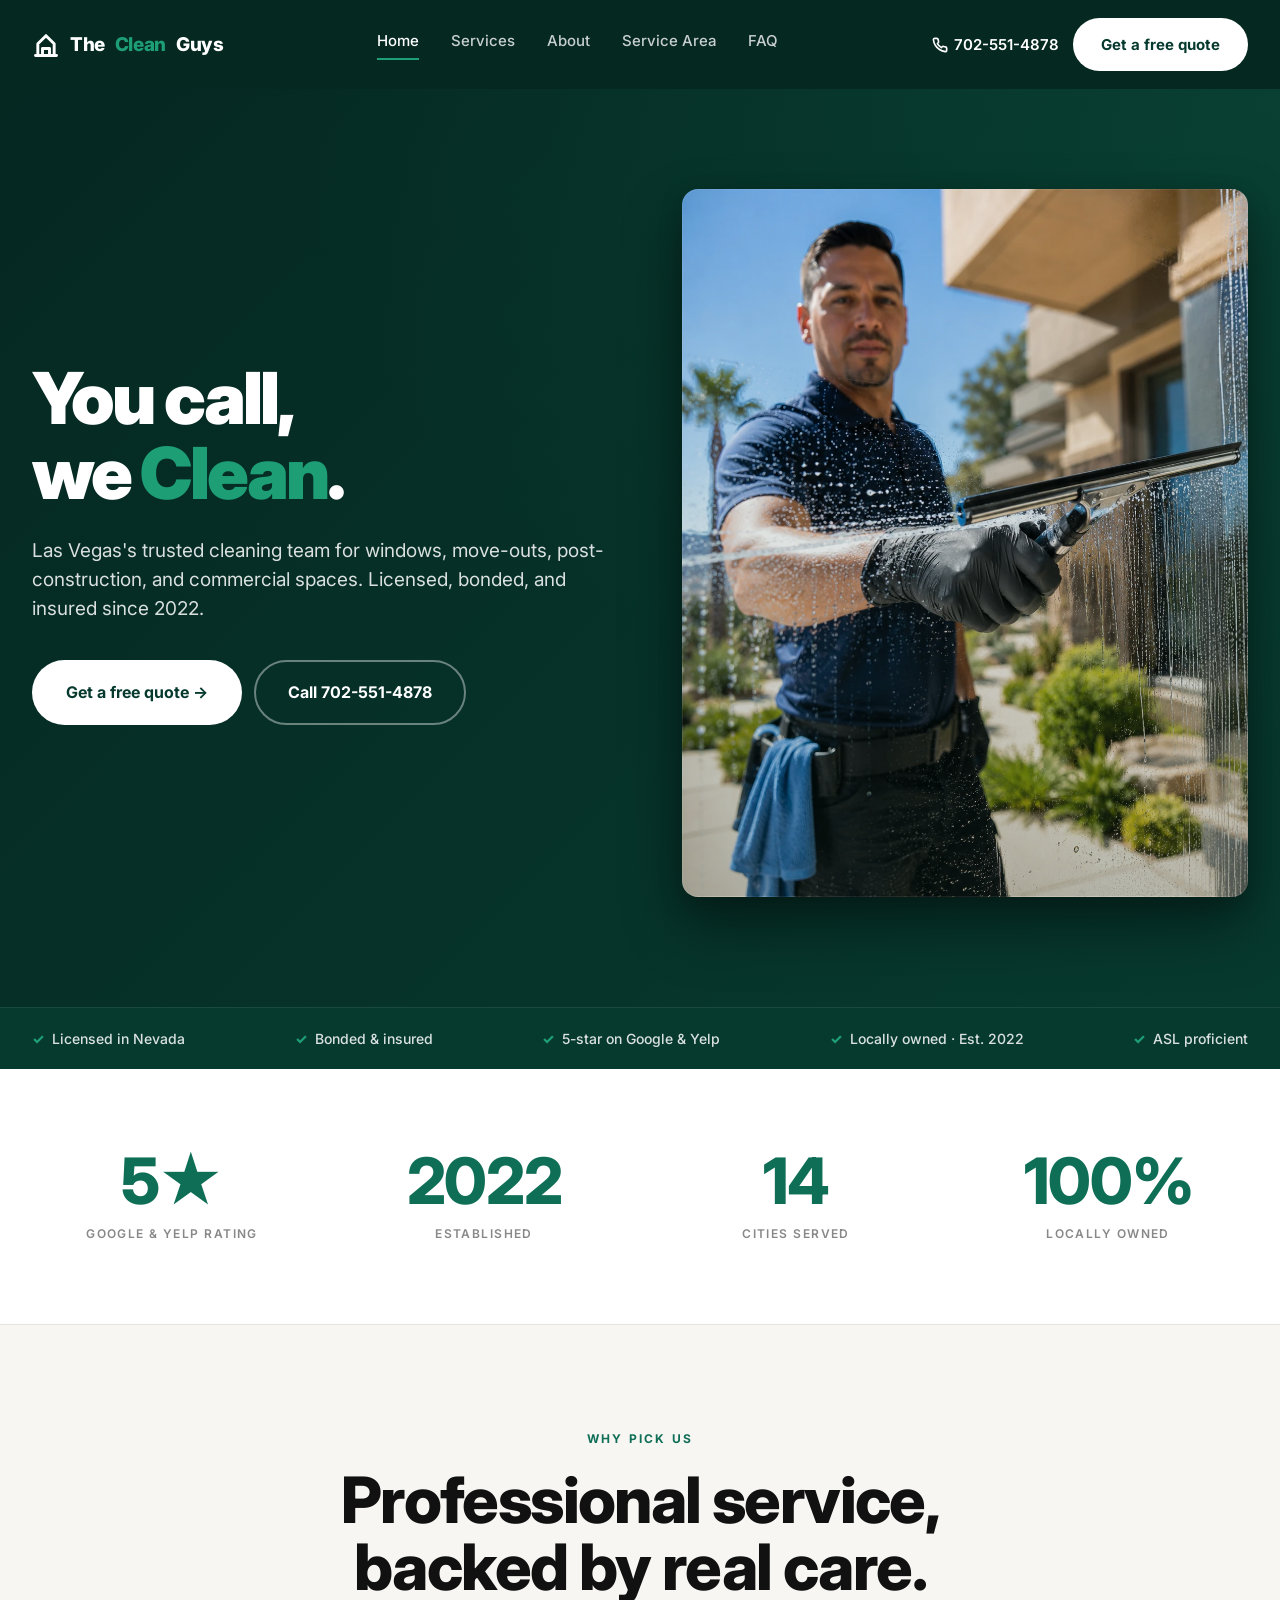
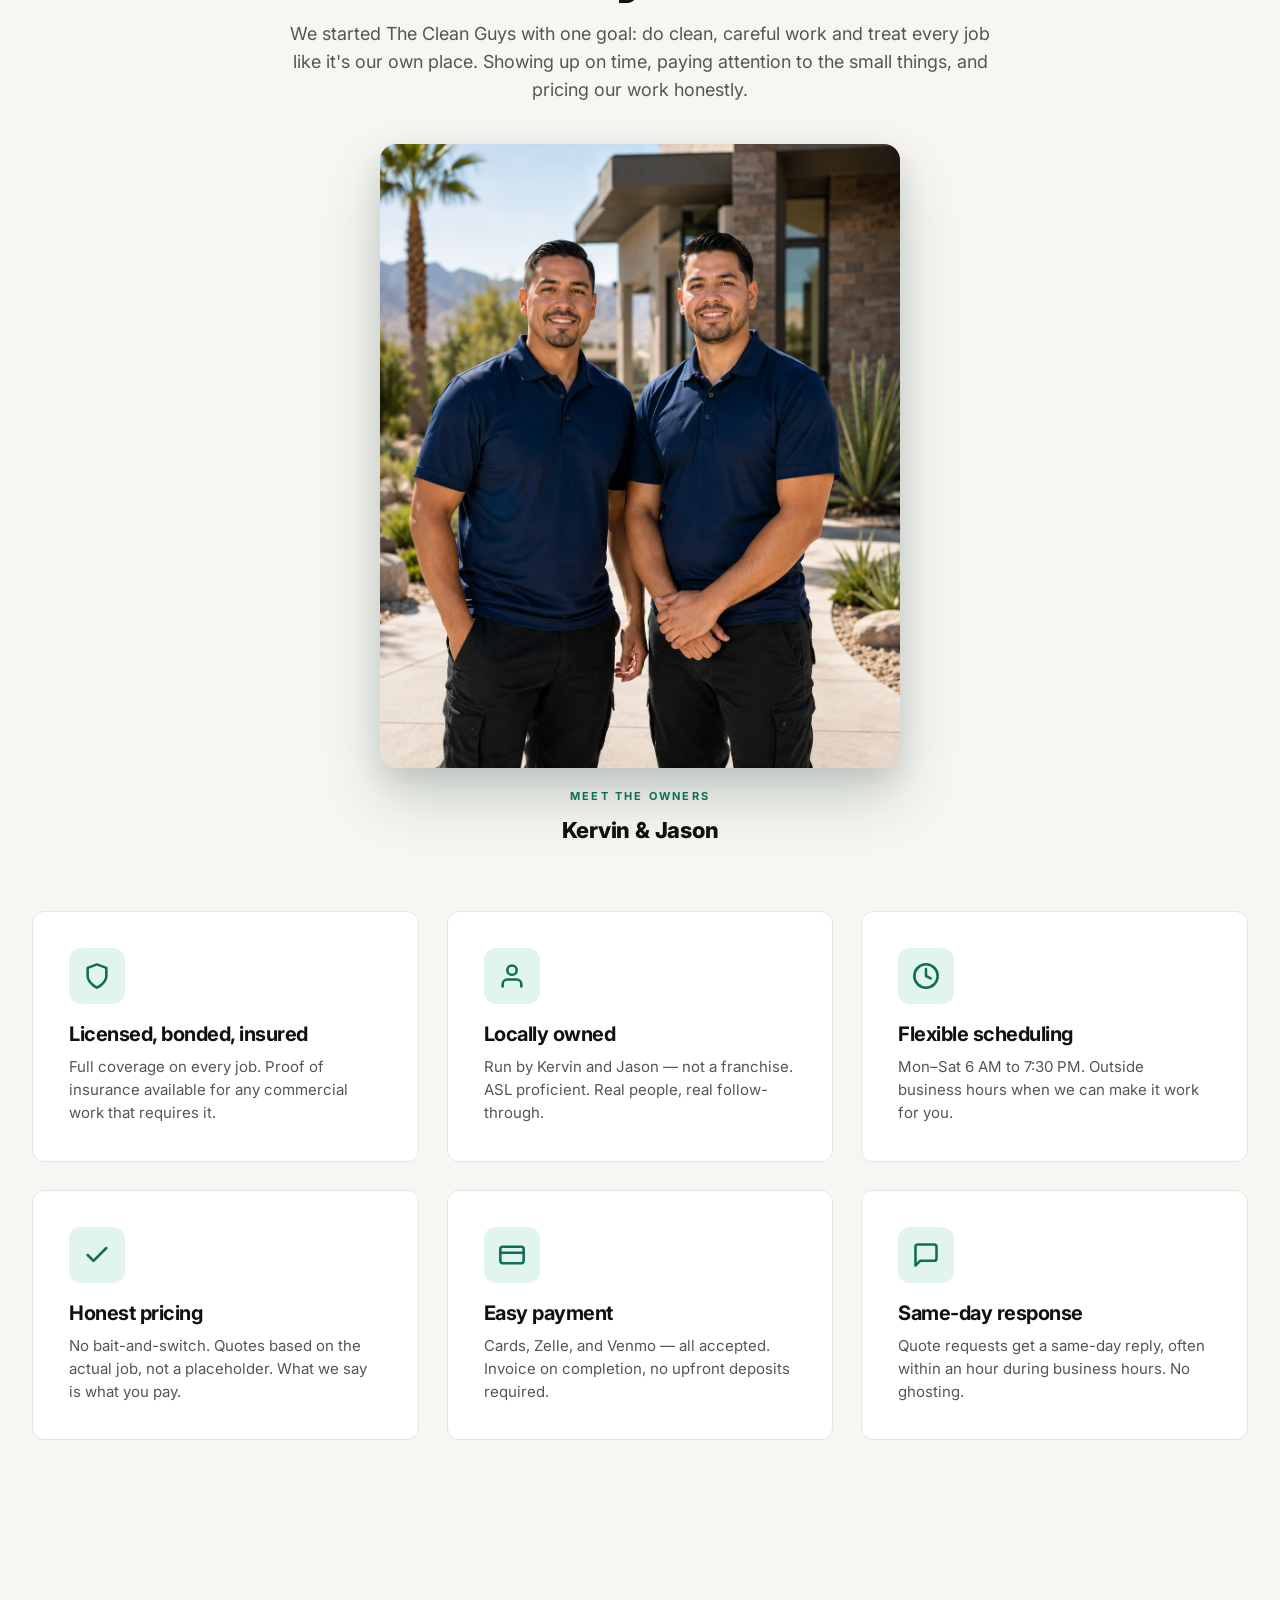
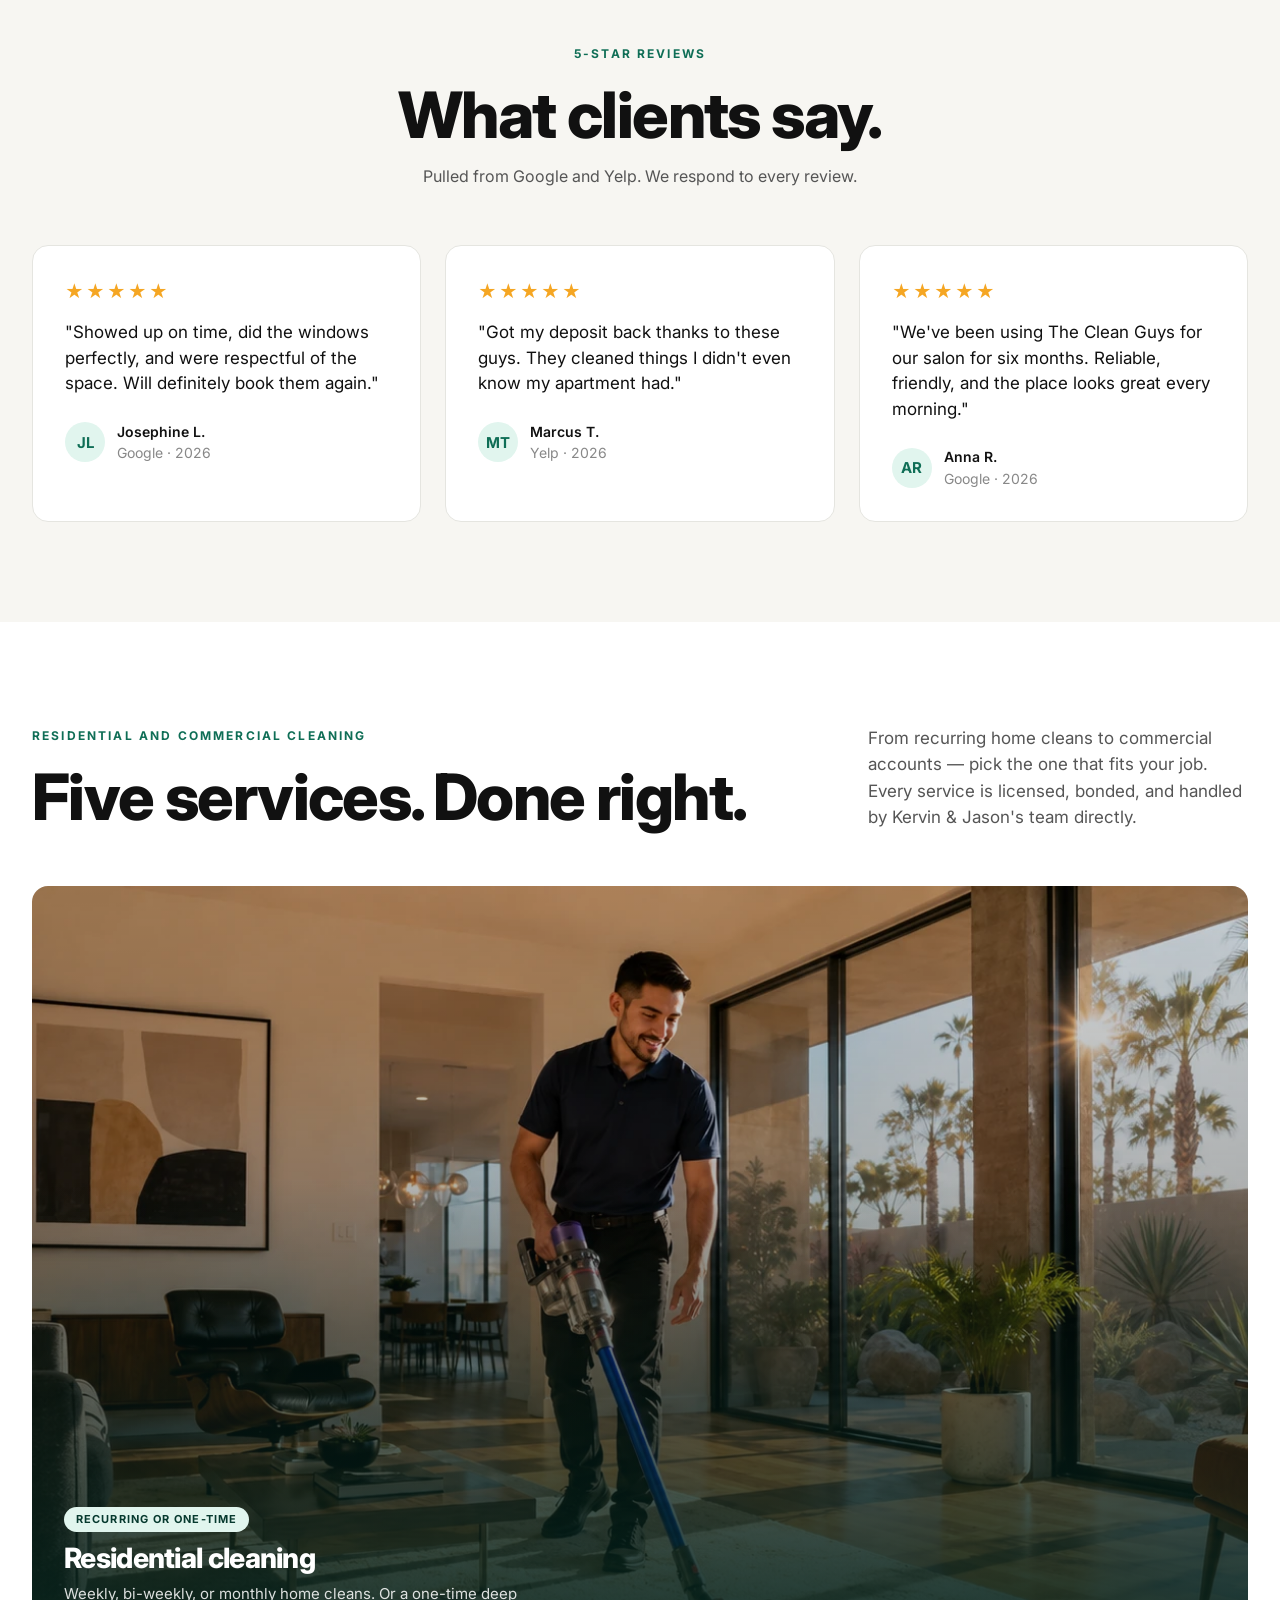
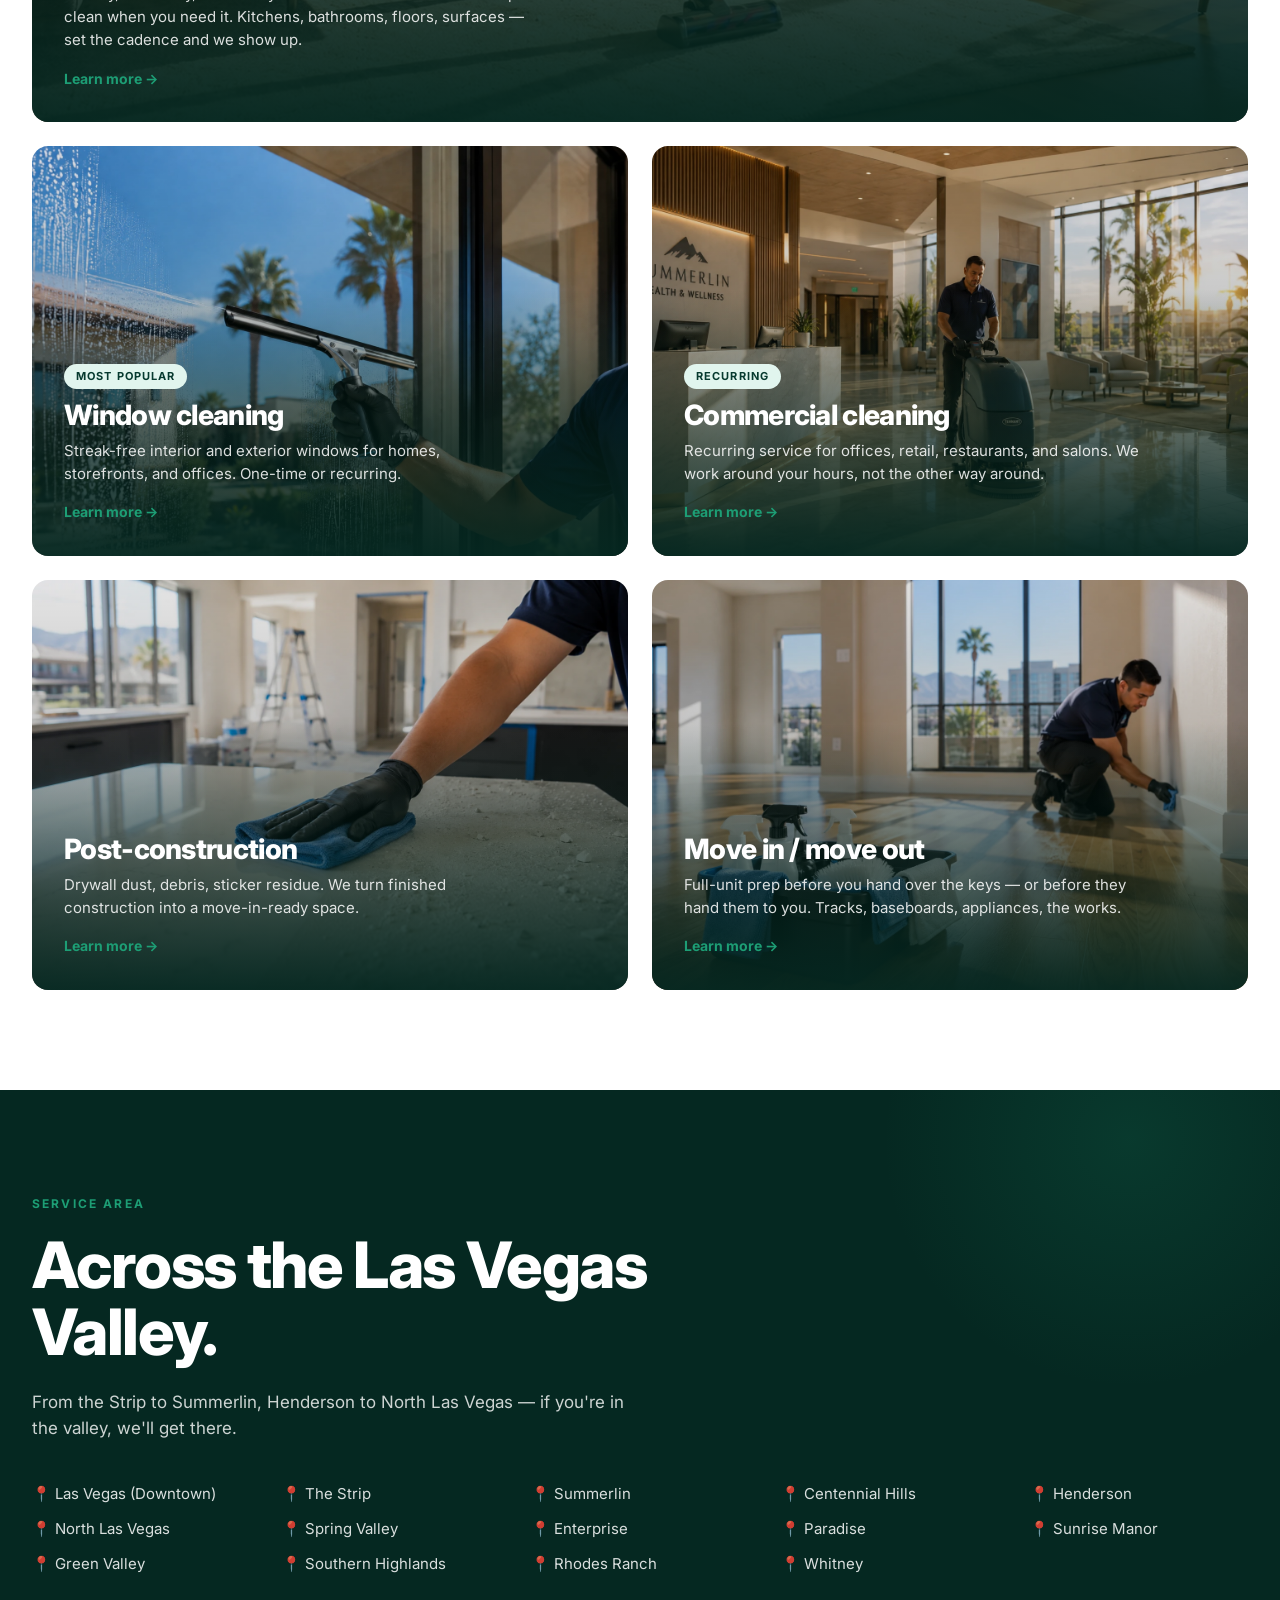
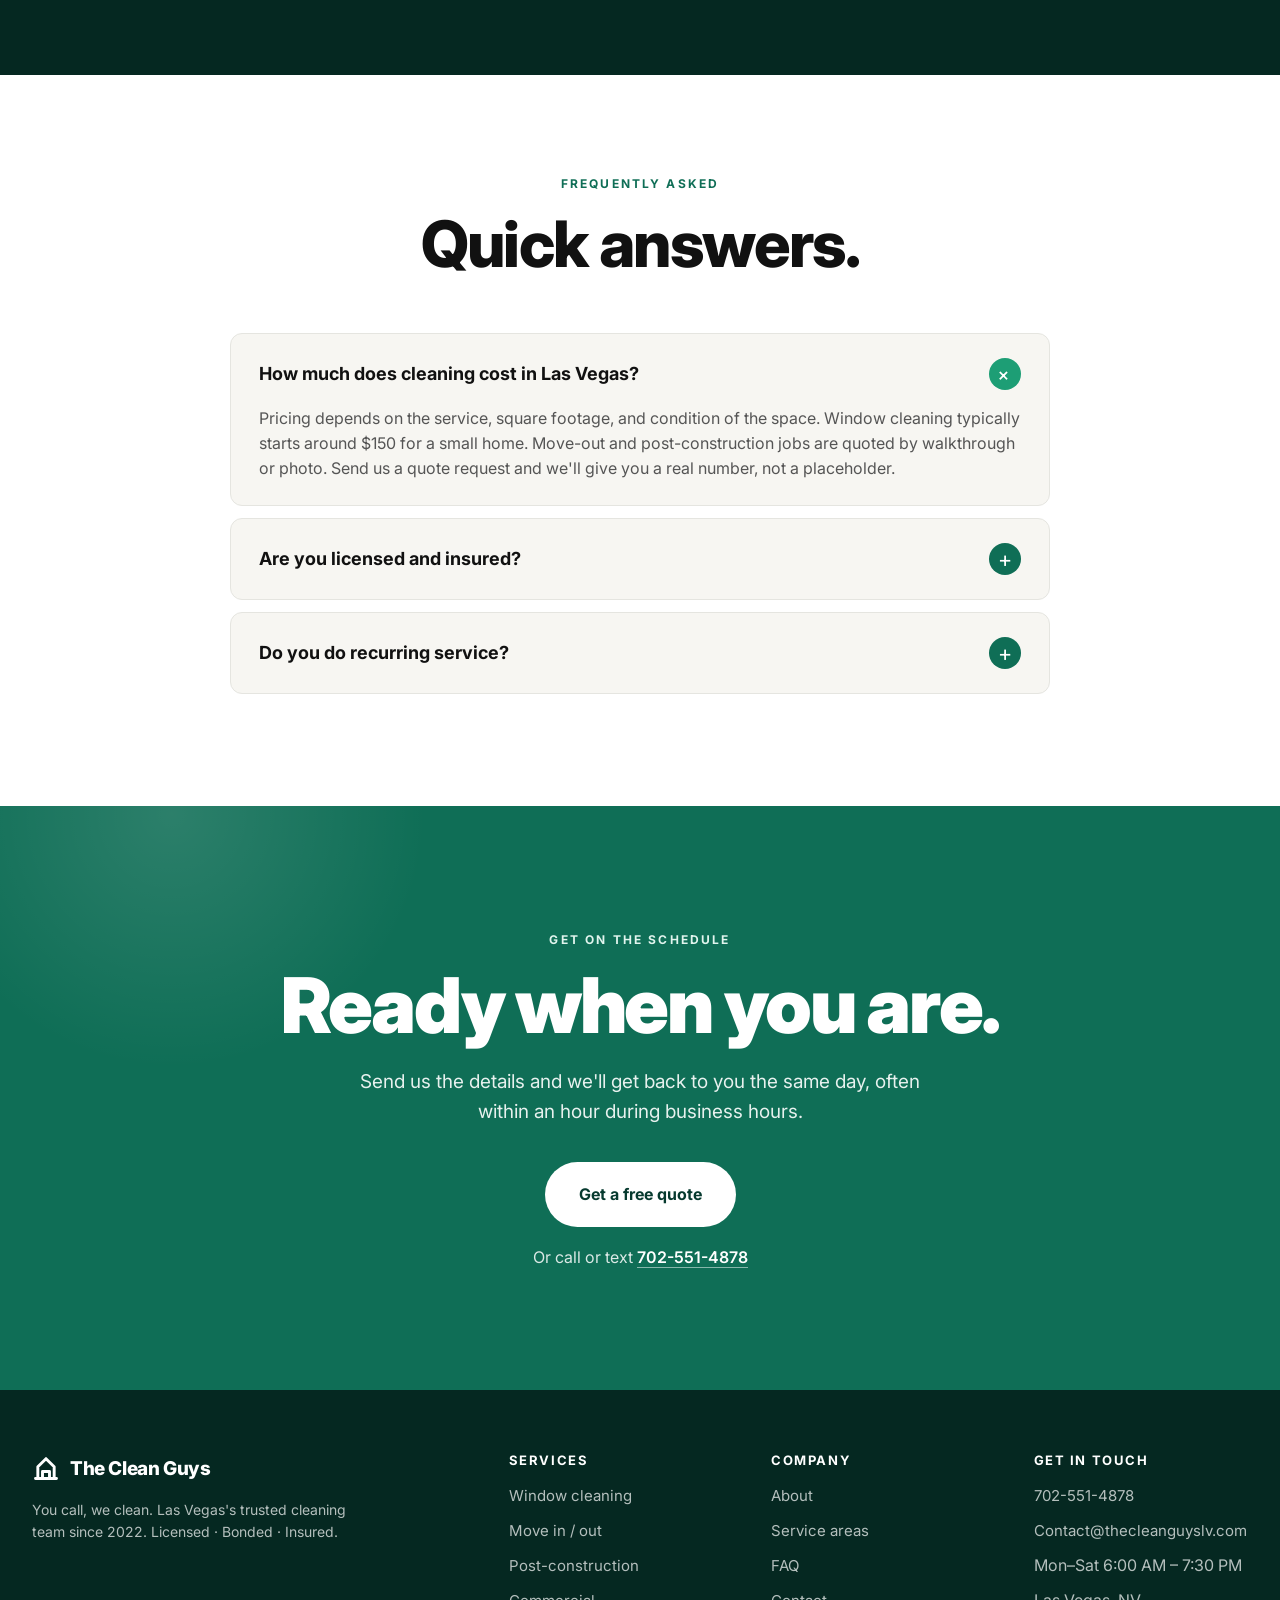
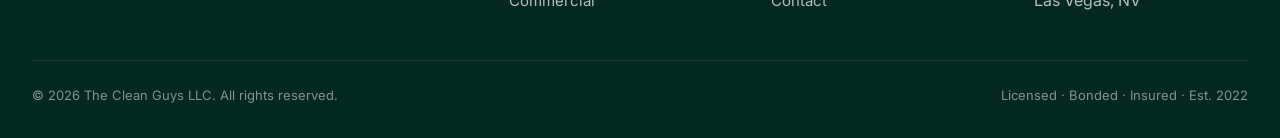
<file: docs/v2.html>
<!DOCTYPE html>
<html lang="en">
<head>
<meta charset="UTF-8" />
<meta name="viewport" content="width=device-width, initial-scale=1.0" />
<meta name="description" content="Trusted Las Vegas cleaning company. Window, move in/out, post construction & commercial cleaning. Licensed, bonded, insured. Get a free quote today." />
<title>Las Vegas Cleaning Services | Window, Move-Out & More — The Clean Guys</title>
<link rel="preconnect" href="https://fonts.googleapis.com" />
<link rel="preconnect" href="https://fonts.gstatic.com" crossorigin />
<link href="https://fonts.googleapis.com/css2?family=Inter:wght@400;500;600;700;800;900&display=swap" rel="stylesheet" />
<style>
  :root {
    --brand: #0F6E56;
    --brand-dark: #073A2F;
    --brand-darker: #052821;
    --brand-light: #E1F5EE;
    --accent: #1D9E75;
    --accent-soft: #E1F5EE;
    --ink: #111111;
    --ink-soft: #555;
    --ink-mute: #888;
    --line: #E5E5E0;
    --bg: #F7F6F2;
    --paper: #FFFFFF;
  }
  * { box-sizing: border-box; margin: 0; padding: 0; }
  html { scroll-behavior: smooth; }
  /* Prevent any accidental horizontal overflow from causing the whole page
     to scroll sideways on mobile. `clip` preferred over `hidden` so it
     preserves sticky positioning of the header. Falls back to `hidden`. */
  html, body { overflow-x: hidden; overflow-x: clip; }
  body {
    font-family: 'Inter', -apple-system, BlinkMacSystemFont, sans-serif;
    background: var(--paper);
    color: var(--ink);
    line-height: 1.55;
    -webkit-font-smoothing: antialiased;
  }
  img { max-width: 100%; display: block; }
  a { color: inherit; text-decoration: none; }
  .container { max-width: 1280px; margin: 0 auto; padding: 0 32px; }
  h1, h2, h3, h4 { font-family: 'Inter', sans-serif; letter-spacing: -0.025em; line-height: 1.05; }
  p { color: var(--ink-soft); }
  .eyebrow {
    text-transform: uppercase;
    letter-spacing: 0.18em;
    font-size: 12px;
    font-weight: 700;
    color: var(--brand);
  }

  /* Header (dark bar) */
  header.site {
    background: var(--brand-darker);
    color: var(--paper);
    position: sticky;
    top: 0;
    z-index: 50;
  }
  header.site .bar {
    display: flex;
    align-items: center;
    justify-content: space-between;
    padding: 18px 0;
    gap: 24px;
  }
  .logo {
    display: flex;
    align-items: center;
    gap: 10px;
    font-weight: 800;
    font-size: 19px;
    color: var(--paper);
    letter-spacing: -0.02em;
  }
  .logo svg { width: 28px; height: 28px; color: var(--paper); }
  .logo .brand-word { color: var(--accent); }
  nav.primary { display: flex; gap: 32px; font-size: 15px; font-weight: 500; }
  nav.primary a { color: rgba(255,255,255,0.78); transition: color .15s; }
  nav.primary a:hover, nav.primary a.active { color: var(--paper); }
  nav.primary a.active { border-bottom: 2px solid var(--accent); padding-bottom: 6px; }
  .header-cta { display: flex; align-items: center; gap: 14px; }
  .header-phone {
    color: var(--paper);
    font-size: 15px;
    font-weight: 600;
    display: flex;
    align-items: center;
    gap: 6px;
  }
  .btn {
    display: inline-flex;
    align-items: center;
    gap: 8px;
    padding: 13px 26px;
    border-radius: 999px;
    font-weight: 700;
    font-size: 15px;
    border: 2px solid transparent;
    cursor: pointer;
    transition: all .15s;
    white-space: nowrap;
  }
  .btn-primary { background: var(--paper); color: var(--brand-dark); }
  .btn-primary:hover { background: var(--accent-soft); color: var(--brand-darker); }
  .btn-secondary { background: transparent; color: var(--paper); border-color: rgba(255,255,255,0.4); }
  .btn-secondary:hover { background: var(--paper); color: var(--ink); border-color: var(--paper); }
  .btn-large { padding: 18px 32px; font-size: 16px; }

  /* Hero */
  .hero {
    position: relative;
    color: var(--paper);
    overflow: hidden;
    background:
      radial-gradient(ellipse at top right, rgba(29,158,117,0.12) 0%, transparent 55%),
      linear-gradient(135deg, var(--brand-darker) 0%, var(--brand-dark) 100%);
    background-color: var(--brand-darker);
  }
  .hero-grid {
    display: grid;
    grid-template-columns: 1.05fr 1fr;
    gap: 56px;
    align-items: center;
    padding: 100px 0 110px;
  }
  .hero h1 {
    font-size: clamp(44px, 5.6vw, 84px);
    font-weight: 900;
    letter-spacing: -0.04em;
    margin-bottom: 24px;
  }
  /* "clean" highlighted in mint green — high contrast on dark hero */
  .hero h1 em { font-style: normal; color: var(--accent); }
  .hero .lede {
    color: rgba(255,255,255,0.85);
    font-size: 19px;
    margin-bottom: 36px;
  }
  .hero-ctas { display: flex; flex-wrap: wrap; gap: 12px; }
  .hero-photo {
    position: relative;
    aspect-ratio: 4/5;
    border-radius: 16px;
    overflow: hidden;
    background-color: var(--brand-dark);
    /* Photo: TCG crew member mid-squeegee, water droplets, residential window.
       Local file in assets/photos/ — replaced stock photo with brand-shot generated photo. */
    background-image:
      linear-gradient(180deg, rgba(5,40,33,0) 0%, rgba(5,40,33,0.25) 100%),
      url('assets/photos/hero-v2.webp');
    background-size: cover;
    background-position: center;
    box-shadow: 0 30px 60px rgba(0,0,0,0.4), 0 8px 24px rgba(0,0,0,0.2);
  }
  .hero-photo::after {
    content: "";
    position: absolute;
    inset: 0;
    border: 1px solid rgba(255,255,255,0.08);
    border-radius: 16px;
    pointer-events: none;
  }
  .hero > .container { position: relative; z-index: 1; }

  /* Trust band */
  .trust-band {
    background: var(--brand-dark);
    color: var(--paper);
    padding: 20px 0;
    border-top: 1px solid rgba(255,255,255,0.08);
  }
  .trust-band .container {
    display: flex;
    align-items: center;
    justify-content: space-between;
    flex-wrap: wrap;
    gap: 16px;
    font-size: 14px;
    font-weight: 500;
  }
  .trust-band .item { display: flex; align-items: center; gap: 8px; color: rgba(255,255,255,0.85); }
  .trust-band .item::before { content: "✓"; color: var(--accent); font-weight: 800; }

  /* Stats */
  .stats {
    background: var(--paper);
    padding: 80px 0;
    border-bottom: 1px solid var(--line);
  }
  .stat-grid {
    display: grid;
    grid-template-columns: repeat(4, 1fr);
    gap: 32px;
    text-align: center;
  }
  .stat .num {
    display: block;
    font-size: clamp(44px, 5vw, 64px);
    font-weight: 800;
    color: var(--brand);
    letter-spacing: -0.02em;
    line-height: 1;
  }
  .stat .label {
    display: block;
    margin-top: 12px;
    text-transform: uppercase;
    letter-spacing: 0.12em;
    font-size: 12px;
    color: var(--ink-mute);
    font-weight: 600;
  }

  /* Why us */
  .why { background: var(--bg); padding: 100px 0; }
  .why-head {
    max-width: 720px;
    margin: 0 auto 40px;
    text-align: center;
  }
  .why-head h2 {
    font-size: clamp(40px, 5vw, 64px);
    font-weight: 800;
    margin: 16px 0 20px;
  }
  .why-head p { font-size: 18px; }

  /* Team photo — Kervin & Jason, the trust anchor between the value statement
     and the supporting reasons. Centered, framed, with name+role caption. */
  .why-team-photo {
    max-width: 520px;
    margin: 0 auto 64px;
    text-align: center;
  }
  .why-team-photo img {
    width: 100%;
    height: auto;
    border-radius: 16px;
    box-shadow: 0 30px 60px rgba(5,40,33,0.18), 0 10px 28px rgba(5,40,33,0.10);
    display: block;
  }
  .why-team-caption {
    margin-top: 20px;
    text-align: center;
  }
  /* Eyebrow above the names — small uppercase label, brand teal, matches
     the existing .eyebrow pattern used in section headers throughout. */
  .why-team-eyebrow {
    display: block;
    text-transform: uppercase;
    letter-spacing: 0.20em;
    font-size: 11px;
    font-weight: 700;
    color: var(--brand);
    margin-bottom: 8px;
  }
  .why-team-caption strong {
    display: block;
    font-size: 22px;
    font-weight: 800;
    color: var(--ink);
    letter-spacing: -0.01em;
  }
  @media (max-width: 640px) {
    .why-team-photo { max-width: 100%; margin-bottom: 48px; }
    .why-team-caption strong { font-size: 18px; }
  }
  .why-grid {
    display: grid;
    grid-template-columns: repeat(3, 1fr);
    gap: 28px;
  }
  .why-card {
    background: var(--paper);
    border: 1px solid var(--line);
    border-radius: 12px;
    padding: 36px;
    transition: all .2s;
  }
  .why-card:hover { transform: translateY(-3px); box-shadow: 0 20px 40px rgba(0,0,0,0.06); border-color: var(--brand); }
  .why-card .icon {
    width: 56px;
    height: 56px;
    border-radius: 12px;
    background: var(--brand-light);
    color: var(--brand);
    display: flex;
    align-items: center;
    justify-content: center;
    margin-bottom: 20px;
  }
  .why-card .icon svg { width: 28px; height: 28px; }
  .why-card h3 { font-size: 20px; font-weight: 700; margin-bottom: 10px; }
  .why-card p { font-size: 15px; }

  /* Services */
  .services { padding: 100px 0; background: var(--paper); }
  .services-head {
    display: flex;
    justify-content: space-between;
    align-items: end;
    gap: 32px;
    margin-bottom: 56px;
    flex-wrap: wrap;
  }
  .services-head h2 {
    font-size: clamp(40px, 5vw, 64px);
    font-weight: 800;
    max-width: 920px;
    /* Keep headlines like "Five services. Done right." on one line on desktop.
       Mobile media query below restores normal wrapping. */
    white-space: nowrap;
  }
  .services-head .lede {
    font-size: 17px;
    max-width: 380px;
    color: var(--ink-soft);
  }
  .service-grid {
    display: grid;
    grid-template-columns: repeat(2, 1fr);
    gap: 24px;
  }
  /* Residential = hero card, spans both columns.
     UX rationale: it's the broadest service (general recurring home cleaning),
     so it earns top visual hierarchy. 2x2 grid below preserves Gestalt symmetry. */
  .service-card.residential { grid-column: 1 / -1; min-height: 320px; }
  .service-card {
    position: relative;
    overflow: hidden;
    border-radius: 16px;
    aspect-ratio: 16/11;
    background-size: cover;
    background-position: center;
    background-color: var(--brand-dark);
    cursor: pointer;
    isolation: isolate;
    transition: transform .25s;
  }
  .service-card:hover { transform: translateY(-4px); }
  .service-card::before {
    content: "";
    position: absolute;
    inset: 0;
    background: linear-gradient(180deg, rgba(0,0,0,0) 35%, rgba(5,40,33,0.95) 100%);
    z-index: 1;
  }
  .service-card .body {
    position: absolute;
    inset: auto 0 0 0;
    padding: 32px;
    color: var(--paper);
    z-index: 2;
  }
  .service-card .tag {
    display: inline-block;
    background: var(--accent-soft);
    color: var(--brand-dark);
    padding: 4px 12px;
    border-radius: 999px;
    font-size: 11px;
    font-weight: 700;
    text-transform: uppercase;
    letter-spacing: 0.1em;
    margin-bottom: 12px;
  }
  .service-card h3 {
    font-size: 28px;
    font-weight: 800;
    margin-bottom: 8px;
  }
  .service-card p {
    color: rgba(255,255,255,0.85);
    font-size: 15px;
    margin-bottom: 14px;
    max-width: 460px;
  }
  .service-card .arrow { color: var(--accent); font-weight: 700; font-size: 14px; }
  .service-card.window { background-image: linear-gradient(180deg, rgba(0,0,0,0.1), rgba(0,0,0,0.4)), url('assets/photos/window.webp'); }
  .service-card.move { background-image: linear-gradient(180deg, rgba(0,0,0,0.1), rgba(0,0,0,0.4)), url('assets/photos/move.webp'); }
  .service-card.post { background-image: linear-gradient(180deg, rgba(0,0,0,0.1), rgba(0,0,0,0.4)), url('assets/photos/post-construction.webp'); }
  .service-card.commercial { background-image: linear-gradient(180deg, rgba(0,0,0,0.1), rgba(0,0,0,0.4)), url('assets/photos/commercial.webp'); }
  .service-card.residential { background-image: linear-gradient(180deg, rgba(0,0,0,0.15), rgba(0,0,0,0.55)), url('assets/photos/residential.webp'); }

  /* Service area band */
  .area {
    background: var(--brand-darker);
    color: var(--paper);
    padding: 100px 0;
    position: relative;
    overflow: hidden;
  }
  .area::before {
    content: "";
    position: absolute;
    top: -200px;
    right: -100px;
    width: 500px;
    height: 500px;
    background: radial-gradient(circle, rgba(29,158,117,0.15) 0%, transparent 70%);
  }
  .area .container { position: relative; z-index: 1; }
  .area h2 {
    font-size: clamp(40px, 5vw, 64px);
    font-weight: 800;
    max-width: 760px;
    margin: 16px 0 24px;
  }
  .area .lede { color: rgba(255,255,255,0.8); max-width: 600px; font-size: 17px; }
  .area-cities {
    display: grid;
    grid-template-columns: repeat(auto-fill, minmax(180px, 1fr));
    gap: 12px 32px;
    margin-top: 40px;
    list-style: none;
    color: rgba(255,255,255,0.85);
    font-size: 15px;
  }
  .area-cities li::before { content: "📍 "; }

  /* Reviews */
  .reviews { padding: 100px 0; background: var(--bg); }
  .reviews-head { text-align: center; max-width: 640px; margin: 0 auto 56px; }
  .reviews-head h2 {
    font-size: clamp(40px, 5vw, 64px);
    font-weight: 800;
    margin: 16px 0 16px;
  }
  .review-grid {
    display: grid;
    grid-template-columns: repeat(3, 1fr);
    gap: 24px;
  }
  .review-card {
    background: var(--paper);
    border-radius: 16px;
    padding: 32px;
    border: 1px solid var(--line);
  }
  .stars { color: #F5A623; letter-spacing: 2px; font-size: 18px; margin-bottom: 14px; }
  .review-quote { font-size: 17px; color: var(--ink); margin-bottom: 24px; line-height: 1.5; }
  .review-meta {
    display: flex;
    align-items: center;
    gap: 12px;
    color: var(--ink-mute);
    font-size: 14px;
  }
  .avatar {
    width: 40px;
    height: 40px;
    border-radius: 50%;
    background: var(--brand-light);
    color: var(--brand);
    display: flex;
    align-items: center;
    justify-content: center;
    font-weight: 700;
    font-size: 15px;
  }
  .review-meta strong { color: var(--ink); display: block; font-weight: 600; }

  /* FAQ */
  .faq { padding: 100px 0; background: var(--paper); }
  .faq-wrap { max-width: 820px; margin: 0 auto; }
  .faq h2 {
    font-size: clamp(40px, 5vw, 64px);
    font-weight: 800;
    text-align: center;
    margin: 16px 0 56px;
  }
  details.faq-item {
    background: var(--bg);
    border: 1px solid var(--line);
    border-radius: 12px;
    padding: 24px 28px;
    margin-bottom: 12px;
  }
  details.faq-item summary {
    cursor: pointer;
    list-style: none;
    display: flex;
    justify-content: space-between;
    align-items: center;
    font-size: 18px;
    font-weight: 700;
    color: var(--ink);
  }
  details.faq-item summary::-webkit-details-marker { display: none; }
  details.faq-item summary::after {
    content: "+";
    width: 32px; height: 32px;
    background: var(--brand);
    color: var(--paper);
    border-radius: 50%;
    display: inline-flex;
    align-items: center;
    justify-content: center;
    font-size: 22px;
    font-weight: 400;
    transition: transform .2s;
    flex-shrink: 0;
  }
  details.faq-item[open] summary::after { transform: rotate(45deg); background: var(--accent); color: var(--paper); }
  details.faq-item p { margin-top: 16px; font-size: 16px; }

  /* Final CTA */
  .cta-final {
    background: var(--brand);
    color: var(--paper);
    padding: 120px 0;
    position: relative;
    overflow: hidden;
  }
  .cta-final::before {
    content: "";
    position: absolute;
    top: -50%;
    left: -10%;
    width: 600px;
    height: 600px;
    background: radial-gradient(circle, rgba(255,255,255,0.12) 0%, transparent 60%);
  }
  .cta-final .container { position: relative; z-index: 1; text-align: center; }
  .cta-final h2 {
    font-size: clamp(44px, 6vw, 80px);
    font-weight: 900;
    letter-spacing: -0.03em;
    margin-bottom: 20px;
    max-width: 900px;
    margin-left: auto;
    margin-right: auto;
  }
  .cta-final p { color: rgba(255,255,255,0.9); font-size: 19px; max-width: 600px; margin: 0 auto 36px; }
  .cta-final .btn-primary { background: var(--paper); color: var(--brand-dark); }
  .cta-final .btn-primary:hover { background: var(--accent-soft); color: var(--brand-darker); }
  .cta-final .or { display: block; margin-top: 18px; color: rgba(255,255,255,0.85); font-size: 16px; }
  .cta-final .or a { color: var(--paper); border-bottom: 1px solid rgba(255,255,255,0.5); font-weight: 600; }

  /* Footer */
  footer.site {
    background: var(--brand-darker);
    color: rgba(255,255,255,0.7);
    padding: 64px 0 32px;
  }
  .footer-grid {
    display: grid;
    grid-template-columns: 2fr 1fr 1fr 1fr;
    gap: 48px;
    margin-bottom: 48px;
  }
  .footer-grid h4 { font-size: 13px; text-transform: uppercase; letter-spacing: 0.12em; color: var(--paper); margin-bottom: 16px; font-weight: 700; }
  .footer-grid ul { list-style: none; display: grid; gap: 10px; }
  .footer-grid a { color: rgba(255,255,255,0.7); font-size: 15px; }
  .footer-grid a:hover { color: var(--paper); }
  .footer-bottom {
    border-top: 1px solid rgba(255,255,255,0.1);
    padding-top: 24px;
    display: flex;
    justify-content: space-between;
    align-items: center;
    color: rgba(255,255,255,0.5);
    font-size: 13px;
    flex-wrap: wrap;
    gap: 16px;
  }

  /* Mobile */
  @media (max-width: 900px) {
    nav.primary { display: none; }
    .header-phone { display: none; }
    .hero-grid { grid-template-columns: 1fr; gap: 40px; padding: 64px 0 80px; }
    .hero-photo { aspect-ratio: 5/4; max-width: 480px; margin: 0 auto; width: 100%; }
    .stat-grid { grid-template-columns: repeat(2, 1fr); gap: 40px 20px; }
    .why-grid, .service-grid, .review-grid { grid-template-columns: 1fr; }
    .footer-grid { grid-template-columns: 1fr 1fr; }
    .container { padding: 0 20px; }

    /* Tighten the reviews section on mobile — was floating in too much empty space */
    .why { padding-bottom: 40px; }
    .reviews { padding: 32px 0 72px; }
    .reviews-head { margin-bottom: 28px; }
    .reviews-head h2 { margin: 8px 0 12px; }

    /* Allow services heading to wrap naturally on mobile (won't fit on one line at any font size below ~900px) */
    .services-head h2 { white-space: normal; max-width: 100%; }
  }

  /* === Service detail modal ===
     UX rationale: card click opens detail modal (no nav, low bounce);
     contextual "Get a quote for THIS service" CTA pre-fills the quote form.
     V2-bold styling: dark hero, mint accent, larger typography. */
  .service-modal {
    border: none;
    padding: 0;
    background: var(--paper);
    border-radius: 16px;
    box-shadow: 0 30px 80px rgba(0,0,0,0.4), 0 8px 24px rgba(0,0,0,0.18);
    max-width: 1320px;
    width: calc(100vw - 32px);
    max-height: min(95vh, 1000px);
    margin: auto;
    color: var(--ink);
    overflow: hidden;
  }
  .service-modal:not([open]) { display: none; }
  .service-modal[open] { display: flex; flex-direction: column; animation: qmIn 0.28s cubic-bezier(0.16, 1, 0.3, 1); }
  .service-modal::backdrop { background: rgba(5, 40, 33, 0.75); backdrop-filter: blur(8px); -webkit-backdrop-filter: blur(8px); }
  .service-modal[open]::backdrop { animation: qmFade 0.25s ease-out; }

  .service-modal-close {
    position: absolute; top: 18px; right: 18px; z-index: 10;
    background: rgba(255,255,255,0.92); border: none; cursor: pointer;
    width: 40px; height: 40px; border-radius: 50%;
    display: flex; align-items: center; justify-content: center;
    font-size: 24px; color: var(--ink); transition: background .15s, transform .15s;
    backdrop-filter: blur(8px);
  }
  .service-modal-close:hover { background: var(--paper); transform: rotate(90deg); }

  .service-modal-hero {
    position: relative;
    /* Desktop: cinematic 4:1 — saves vertical space so body content fits without scrolling.
       Mobile media query restores 16:10 portrait below 640px. */
    aspect-ratio: 4/1;
    background-size: cover;
    background-position: center;
    background-color: var(--brand-darker);
    display: flex;
    flex-direction: column;
    justify-content: flex-end;
    padding: 32px 44px 28px;
    color: #fff;
  }
  .service-modal-hero::before {
    content: ""; position: absolute; inset: 0;
    background: linear-gradient(180deg, rgba(0,0,0,0.10) 0%, rgba(5,40,33,0.85) 100%);
  }
  .service-modal-hero > * { position: relative; z-index: 1; }
  .service-modal-eyebrow {
    text-transform: uppercase; letter-spacing: 0.20em;
    font-size: 11px; font-weight: 700;
    color: var(--accent); margin-bottom: 10px;
    display: inline-block;
  }
  .service-modal-title {
    font-size: clamp(32px, 4.5vw, 48px);
    font-weight: 800;
    letter-spacing: -0.025em;
    line-height: 1.05;
    margin: 0;
  }

  .service-modal-body {
    overflow-y: auto;
    padding: 32px 44px 24px;
    flex: 1;
    line-height: 1.55;
  }
  .service-modal-lede {
    font-size: 18px;
    color: var(--ink-soft);
    margin-bottom: 18px;
    line-height: 1.5;
  }

  /* 2-column body layout on desktop — main col = spec, side col = conversion content.
     UX: F-pattern reading hits price + audience faster than scrolling. */
  .service-modal-grid {
    display: grid;
    grid-template-columns: 1fr;
    gap: 8px;
  }
  @media (min-width: 768px) {
    .service-modal-grid {
      grid-template-columns: 1.4fr 1fr;
      gap: 44px;
      align-items: start;
    }
    .service-modal-col-side h3:first-of-type { margin-top: 0; }
  }
  .service-modal-body h3 {
    font-size: 13px;
    font-weight: 800;
    text-transform: uppercase;
    letter-spacing: 0.08em;
    color: var(--brand-dark);
    margin: 28px 0 12px;
  }
  .service-modal-body h3:first-of-type { margin-top: 0; }
  .service-modal-body ul {
    list-style: none;
    padding: 0;
    display: grid;
    grid-template-columns: 1fr 1fr;
    gap: 10px 28px;
  }
  .service-modal-body ul li {
    font-size: 15px;
    color: var(--ink);
    display: flex;
    gap: 10px;
    align-items: flex-start;
  }
  .service-modal-body ul li::before {
    content: "";
    width: 18px; height: 18px;
    flex-shrink: 0; margin-top: 3px;
    background-image: url("data:image/svg+xml;utf8,<svg xmlns='http://www.w3.org/2000/svg' viewBox='0 0 24 24' fill='none' stroke='%231D9E75' stroke-width='3'><polyline points='20 6 9 17 4 12'/></svg>");
    background-size: contain;
    background-repeat: no-repeat;
  }
  .service-modal-body .pricing-line {
    font-size: 16px; color: var(--ink);
    background: var(--brand-light);
    padding: 16px 20px;
    border-radius: 10px;
    border-left: 4px solid var(--brand);
  }
  .service-modal-body .pricing-line strong { color: var(--brand-dark); font-weight: 800; }
  .service-modal-bonus {
    margin-top: 28px;
    padding: 18px 20px;
    background: #FFF6E5;
    border-left: 4px solid #E5A800;
    border-radius: 10px;
  }
  .service-modal-bonus strong { display: block; font-size: 12px; text-transform: uppercase; letter-spacing: 0.08em; color: #7A5A00; margin-bottom: 6px; }
  .service-modal-bonus p { font-size: 15px; color: var(--ink); }

  /* Inline page link — SEO funnel signal + tells users a deeper page exists */
  .service-modal-page-link {
    display: inline-flex; align-items: center; gap: 6px;
    font-size: 13px; font-weight: 700;
    color: var(--brand-dark);
    text-decoration: none;
    border-bottom: 1px dashed var(--brand);
    padding-bottom: 1px;
    margin-bottom: 20px;
    transition: color .15s, border-color .15s;
    letter-spacing: 0.01em;
  }
  .service-modal-page-link:hover { color: var(--brand); border-bottom-color: var(--brand-dark); }

  .service-modal-cta {
    padding: 20px 28px;
    background: var(--paper);
    border-top: 1px solid var(--line);
    display: flex;
    align-items: center;
    justify-content: space-between;
    gap: 16px;
    flex-wrap: wrap;
  }
  .service-modal-cta .btn {
    background: var(--brand);
    color: #fff;
    padding: 16px 32px;
    border: none;
    border-radius: 10px;
    font-size: 15px;
    font-weight: 800;
    cursor: pointer;
    font-family: inherit;
    transition: background .15s, transform .15s;
    letter-spacing: 0.01em;
    /* Button sizes to its content on desktop. Mobile media query below
       restores width:100% for full-width thumb-friendly tap target. */
  }
  .service-modal-cta .btn:hover { background: var(--brand-dark); transform: translateY(-1px); }
  .service-modal-cta .phone-link {
    color: var(--ink-soft);
    font-size: 14px;
    text-decoration: none;
    font-weight: 600;
  }
  .service-modal-cta .phone-link strong { color: var(--brand-dark); font-weight: 800; }

  @media (max-width: 640px) {
    .service-modal { width: 100vw; max-width: 100vw; height: 100vh; height: 100dvh; max-height: 100vh; border-radius: 0; }
    .service-modal-hero { aspect-ratio: 16/10; padding: 22px 22px 20px; }
    .service-modal-title { font-size: 28px; }
    .service-modal-body { padding: 24px 22px 18px; }
    .service-modal-body ul { grid-template-columns: 1fr; }
    .service-modal-cta { padding: 16px 18px; flex-direction: column; align-items: stretch; }
    .service-modal-cta .btn { width: 100%; }
    .service-modal-cta .phone-link { text-align: center; }
  }

  /* === Quote modal === */
  .quote-modal {
    border: none;
    padding: 0;
    background: var(--paper);
    border-radius: 16px;
    box-shadow: 0 30px 80px rgba(0,0,0,0.4), 0 8px 24px rgba(0,0,0,0.18);
    max-width: 640px;
    width: calc(100vw - 32px);
    max-height: min(92vh, 880px);
    margin: auto;
    color: var(--ink);
    overflow: hidden;
  }
  .quote-modal:not([open]) { display: none; }
  .quote-modal[open] {
    display: flex;
    flex-direction: column;
  }
  .quote-modal::backdrop {
    background: rgba(5, 40, 33, 0.75);
    backdrop-filter: blur(8px);
    -webkit-backdrop-filter: blur(8px);
  }
  .quote-modal[open] { animation: qmIn 0.28s cubic-bezier(0.16, 1, 0.3, 1); }
  .quote-modal[open]::backdrop { animation: qmFade 0.25s ease-out; }
  @keyframes qmIn {
    from { opacity: 0; transform: translateY(16px) scale(0.97); }
    to { opacity: 1; transform: translateY(0) scale(1); }
  }
  @keyframes qmFade { from { opacity: 0; } to { opacity: 1; } }
  .quote-modal .modal-close {
    position: absolute;
    top: 16px;
    right: 16px;
    background: var(--bg);
    border: none;
    width: 38px;
    height: 38px;
    border-radius: 50%;
    display: flex;
    align-items: center;
    justify-content: center;
    cursor: pointer;
    color: var(--ink);
    transition: background 0.15s, color 0.15s;
    z-index: 2;
  }
  .quote-modal .modal-close:hover { background: var(--brand-light); color: var(--brand-dark); }
  .quote-modal .modal-header {
    padding: 36px 32px 20px;
    border-bottom: 1px solid var(--line);
    background: var(--paper);
    flex-shrink: 0;
  }
  .quote-modal .modal-header h2 {
    font-size: 30px;
    font-weight: 800;
    margin: 0 0 6px;
    letter-spacing: -0.025em;
    color: var(--ink);
    line-height: 1.05;
  }
  .quote-modal .modal-header p {
    color: var(--ink-soft);
    font-size: 15px;
    margin: 0;
  }
  .quote-modal .modal-body {
    padding: 28px 32px 32px;
    overflow-y: auto;
    flex: 1 1 auto;
    min-height: 0;
  }

  /* Progress */
  .quote-modal .progress {
    display: flex;
    gap: 8px;
    margin-bottom: 24px;
  }
  .quote-modal .progress-step {
    flex: 1;
    height: 4px;
    background: var(--line);
    border-radius: 2px;
    transition: background 0.3s;
  }
  .quote-modal .progress-step.active { background: var(--brand); }
  .quote-modal .step-label {
    font-size: 12px;
    color: var(--ink-mute);
    margin-bottom: 8px;
    font-weight: 700;
    letter-spacing: 0.18em;
    text-transform: uppercase;
  }
  .quote-modal .step h2 {
    font-size: 22px;
    margin: 0 0 6px;
    color: var(--ink);
    letter-spacing: -0.02em;
    font-weight: 800;
  }
  .quote-modal .step .step-sub {
    color: var(--ink-soft);
    margin: 0 0 22px;
    font-size: 15px;
  }
  .quote-modal .step { display: none; }
  .quote-modal .step.active { display: block; }

  /* Service tiles */
  .quote-modal .service-grid {
    display: grid;
    grid-template-columns: 1fr 1fr;
    gap: 12px;
  }
  .quote-modal .service-tile {
    border: 1.5px solid var(--line);
    background: var(--paper);
    border-radius: 12px;
    padding: 18px 16px;
    cursor: pointer;
    transition: all 0.15s;
    text-align: left;
    font: inherit;
    color: inherit;
  }
  .quote-modal .service-tile:hover { border-color: var(--brand); transform: none; }
  .quote-modal .service-tile.selected { border-color: var(--brand); background: var(--brand-light); }
  .quote-modal .service-tile::before { display: none; }
  .quote-modal .service-tile .body { position: static; padding: 0; color: var(--ink); }
  .quote-modal .service-tile .tile-title { font-weight: 700; font-size: 15px; margin-bottom: 4px; color: var(--ink); }
  .quote-modal .service-tile .tile-sub { font-size: 13px; color: var(--ink-soft); line-height: 1.4; }
  .quote-modal .service-tile .tile-icon { font-size: 22px; margin-bottom: 8px; display: block; }

  /* Big-radio (2-col residential/commercial picker at step 2 — only when service=general) */
  .quote-modal .big-radio-grid { display: grid; grid-template-columns: 1fr 1fr; gap: 12px; }
  .quote-modal .big-radio {
    background: var(--paper); border: 1.5px solid var(--line);
    border-radius: 12px; padding: 18px 16px; cursor: pointer;
    text-align: left; transition: border-color .15s, background .15s;
    display: flex; align-items: flex-start; gap: 12px; font-family: inherit;
  }
  .quote-modal .big-radio:hover { border-color: var(--brand); }
  .quote-modal .big-radio.selected { border-color: var(--brand); background: var(--brand-light); }
  .quote-modal .big-radio .br-circle {
    width: 22px; height: 22px; border-radius: 50%;
    border: 2px solid var(--line); flex-shrink: 0; margin-top: 2px;
    position: relative; transition: border-color .15s;
  }
  .quote-modal .big-radio.selected .br-circle { border-color: var(--brand); }
  .quote-modal .big-radio.selected .br-circle::after {
    content: ""; position: absolute; inset: 4px; border-radius: 50%; background: var(--brand);
  }
  .quote-modal .big-radio .br-body { flex: 1; min-width: 0; }
  .quote-modal .big-radio .br-title { font-weight: 700; color: var(--ink); font-size: 15px; margin-bottom: 2px; }
  .quote-modal .big-radio .br-sub { color: var(--ink-soft); font-size: 13px; line-height: 1.4; }
  .quote-modal .big-radio .br-icon { font-size: 18px; margin-right: 4px; }
  @media (max-width: 640px) { .quote-modal .big-radio-grid { grid-template-columns: 1fr; } }

  /* Inputs */
  .quote-modal .field { margin-bottom: 16px; }
  .quote-modal .field label { display: block; font-size: 14px; font-weight: 600; color: var(--ink); margin-bottom: 6px; }
  .quote-modal .field .req { color: #B23A3A; }
  .quote-modal .field .hint { font-size: 13px; color: var(--ink-mute); margin-top: 4px; }
  .quote-modal input[type=text],
  .quote-modal input[type=email],
  .quote-modal input[type=tel],
  .quote-modal select,
  .quote-modal textarea {
    width: 100%;
    padding: 12px 14px;
    border: 1.5px solid var(--line);
    border-radius: 8px;
    font-size: 16px;
    font-family: inherit;
    color: var(--ink);
    background: var(--paper);
    transition: border-color 0.15s;
  }
  .quote-modal input:focus,
  .quote-modal select:focus,
  .quote-modal textarea:focus { outline: none; border-color: var(--brand); }
  .quote-modal textarea { min-height: 90px; resize: vertical; }
  .quote-modal .field-row { display: grid; grid-template-columns: 1fr 1fr; gap: 12px; }

  .quote-modal .radio-group, .quote-modal .checkbox-group { display: flex; flex-direction: column; gap: 8px; }
  .quote-modal .radio-option, .quote-modal .checkbox-option {
    display: flex;
    align-items: center;
    padding: 12px 14px;
    border: 1.5px solid var(--line);
    border-radius: 8px;
    cursor: pointer;
    transition: all 0.15s;
    font-size: 15px;
  }
  .quote-modal .radio-option:hover, .quote-modal .checkbox-option:hover { border-color: var(--brand); }
  .quote-modal .radio-option.selected, .quote-modal .checkbox-option.selected { border-color: var(--brand); background: var(--brand-light); }
  .quote-modal .radio-option input, .quote-modal .checkbox-option input { margin-right: 12px; }

  /* Action buttons inside modal — brand teal primary, white secondary */
  .quote-modal .actions { display: flex; gap: 12px; margin-top: 28px; }
  .quote-modal .actions .btn {
    padding: 14px 22px;
    border-radius: 999px;
    font-size: 15px;
    font-weight: 700;
    border: none;
    cursor: pointer;
    font-family: inherit;
    transition: all 0.15s;
    background: transparent;
    color: var(--ink);
  }
  .quote-modal .actions .btn-primary { background: var(--brand); color: var(--paper); flex: 1; }
  .quote-modal .actions .btn-primary:hover { background: var(--brand-dark); color: var(--paper); }
  .quote-modal .actions .btn-secondary { background: var(--paper); color: var(--ink); border: 1.5px solid var(--line); }
  .quote-modal .actions .btn-secondary:hover { border-color: var(--ink-mute); background: var(--paper); }

  /* Error */
  .quote-modal .field-error { color: #B23A3A; font-size: 13px; margin-top: 6px; }
  .quote-modal .field.has-error input,
  .quote-modal .field.has-error select,
  .quote-modal .field.has-error textarea { border-color: #B23A3A; }

  /* Confirmation */
  .quote-modal .confirm { text-align: center; padding: 16px 8px; }
  .quote-modal .confirm-icon {
    width: 64px;
    height: 64px;
    background: var(--brand-light);
    color: var(--brand);
    border-radius: 50%;
    display: flex;
    align-items: center;
    justify-content: center;
    margin: 0 auto 20px;
    font-size: 32px;
    font-weight: 700;
  }
  .quote-modal .confirm h2 { font-size: 26px; margin: 0 0 8px; font-weight: 800; }
  .quote-modal .confirm p { color: var(--ink-soft); margin: 0 0 8px; font-size: 15px; }
  .quote-modal .confirm-meta {
    margin-top: 24px;
    padding: 18px;
    background: var(--bg);
    border-radius: 12px;
    font-size: 14px;
    color: var(--ink-soft);
    text-align: left;
    line-height: 1.6;
  }
  .quote-modal .confirm-meta strong { color: var(--ink); }
  .quote-modal .confirm-meta a { color: var(--brand-dark); font-weight: 600; }

  /* Mobile full screen */
  @media (max-width: 640px) {
    .quote-modal {
      width: 100vw;
      max-width: 100vw;
      height: 100vh;
      height: 100dvh;
      max-height: 100vh;
      max-height: 100dvh;
      border-radius: 0;
      top: 0;
      left: 0;
      margin: 0;
    }
    .quote-modal .modal-header {
      padding: 28px 20px 16px;
      padding-top: max(28px, env(safe-area-inset-top));
    }
    .quote-modal .modal-body {
      padding: 24px 20px 32px;
      padding-bottom: max(32px, env(safe-area-inset-bottom));
    }
    .quote-modal .modal-close { top: max(16px, env(safe-area-inset-top)); }
    .quote-modal .field-row { grid-template-columns: 1fr; }
  }
</style>
</head>
<body>

<header class="site">
  <div class="container">
    <div class="bar">
      <a href="/" class="logo">
        <svg viewBox="0 0 24 24" fill="none" stroke="currentColor" stroke-width="2.5" stroke-linecap="round" stroke-linejoin="round"><path d="M3 21h18M5 21V11l7-7 7 7v10M9 21v-6h6v6"/></svg>
        The <span class="brand-word">Clean</span> Guys
      </a>
      <nav class="primary">
        <a href="#" class="active">Home</a>
        <a href="#services">Services</a>
        <a href="#why">About</a>
        <a href="#area">Service Area</a>
        <a href="#faq">FAQ</a>
      </nav>
      <div class="header-cta">
        <a href="tel:7025514878" class="header-phone">
          <svg width="16" height="16" viewBox="0 0 24 24" fill="none" stroke="currentColor" stroke-width="2.5" stroke-linecap="round" stroke-linejoin="round"><path d="M22 16.92v3a2 2 0 0 1-2.18 2 19.79 19.79 0 0 1-8.63-3.07 19.5 19.5 0 0 1-6-6 19.79 19.79 0 0 1-3.07-8.67A2 2 0 0 1 4.11 2h3a2 2 0 0 1 2 1.72 12.84 12.84 0 0 0 .7 2.81 2 2 0 0 1-.45 2.11L8.09 9.91a16 16 0 0 0 6 6l1.27-1.27a2 2 0 0 1 2.11-.45 12.84 12.84 0 0 0 2.81.7A2 2 0 0 1 22 16.92z"/></svg>
          702-551-4878
        </a>
        <a href="/get-a-quote" class="btn btn-primary" data-quote-trigger>Get a free quote</a>
      </div>
    </div>
  </div>
</header>

<section class="hero">
  <div class="container">
    <div class="hero-grid">
      <div class="hero-content">
        <h1>You call,<br/>we <em>Clean</em>.</h1>
        <p class="lede">Las Vegas's trusted cleaning team for windows, move-outs, post-construction, and commercial spaces. Licensed, bonded, and insured since 2022.</p>
        <div class="hero-ctas">
          <a href="/get-a-quote" class="btn btn-primary btn-large" data-quote-trigger>Get a free quote →</a>
          <a href="tel:7025514878" class="btn btn-secondary btn-large">Call 702-551-4878</a>
        </div>
      </div>
      <div class="hero-photo" role="img" aria-label="Cleaning a residential window"></div>
    </div>
  </div>
</section>

<div class="trust-band">
  <div class="container">
    <span class="item">Licensed in Nevada</span>
    <span class="item">Bonded &amp; insured</span>
    <span class="item">5-star on Google &amp; Yelp</span>
    <span class="item">Locally owned · Est. 2022</span>
    <span class="item">ASL proficient</span>
  </div>
</div>

<section class="stats">
  <div class="container">
    <div class="stat-grid">
      <div class="stat">
        <span class="num">5★</span>
        <span class="label">Google &amp; Yelp rating</span>
      </div>
      <div class="stat">
        <span class="num">2022</span>
        <span class="label">Established</span>
      </div>
      <div class="stat">
        <span class="num">14</span>
        <span class="label">Cities served</span>
      </div>
      <div class="stat">
        <span class="num">100%</span>
        <span class="label">Locally owned</span>
      </div>
    </div>
  </div>
</section>

<section class="why" id="why">
  <div class="container">
    <div class="why-head">
      <span class="eyebrow">Why pick us</span>
      <h2>Professional service, backed by real care.</h2>
      <p>We started The Clean Guys with one goal: do clean, careful work and treat every job like it's our own place. Showing up on time, paying attention to the small things, and pricing our work honestly.</p>
    </div>

    <!-- Team photo — visual proof of "the actual people doing the work" -->
    <div class="why-team-photo">
      <img src="assets/photos/team.webp" alt="Kervin and Jason, owners of The Clean Guys" loading="lazy" />
      <div class="why-team-caption">
        <span class="why-team-eyebrow">Meet The Owners</span>
        <strong>Kervin &amp; Jason</strong>
      </div>
    </div>

    <div class="why-grid">
      <div class="why-card">
        <div class="icon">
          <svg viewBox="0 0 24 24" fill="none" stroke="currentColor" stroke-width="2.2" stroke-linecap="round" stroke-linejoin="round"><path d="M12 22s8-4 8-10V5l-8-3-8 3v7c0 6 8 10 8 10z"/></svg>
        </div>
        <h3>Licensed, bonded, insured</h3>
        <p>Full coverage on every job. Proof of insurance available for any commercial work that requires it.</p>
      </div>
      <div class="why-card">
        <div class="icon">
          <svg viewBox="0 0 24 24" fill="none" stroke="currentColor" stroke-width="2.2" stroke-linecap="round" stroke-linejoin="round"><path d="M20 21v-2a4 4 0 0 0-4-4H8a4 4 0 0 0-4 4v2M12 11a4 4 0 1 0 0-8 4 4 0 0 0 0 8z"/></svg>
        </div>
        <h3>Locally owned</h3>
        <p>Run by Kervin and Jason — not a franchise. ASL proficient. Real people, real follow-through.</p>
      </div>
      <div class="why-card">
        <div class="icon">
          <svg viewBox="0 0 24 24" fill="none" stroke="currentColor" stroke-width="2.2" stroke-linecap="round" stroke-linejoin="round"><circle cx="12" cy="12" r="10"/><polyline points="12 6 12 12 16 14"/></svg>
        </div>
        <h3>Flexible scheduling</h3>
        <p>Mon–Sat 6 AM to 7:30 PM. Outside business hours when we can make it work for you.</p>
      </div>
      <div class="why-card">
        <div class="icon">
          <svg viewBox="0 0 24 24" fill="none" stroke="currentColor" stroke-width="2.2" stroke-linecap="round" stroke-linejoin="round"><polyline points="20 6 9 17 4 12"/></svg>
        </div>
        <h3>Honest pricing</h3>
        <p>No bait-and-switch. Quotes based on the actual job, not a placeholder. What we say is what you pay.</p>
      </div>
      <div class="why-card">
        <div class="icon">
          <svg viewBox="0 0 24 24" fill="none" stroke="currentColor" stroke-width="2.2" stroke-linecap="round" stroke-linejoin="round"><rect x="2" y="5" width="20" height="14" rx="2"/><line x1="2" y1="10" x2="22" y2="10"/></svg>
        </div>
        <h3>Easy payment</h3>
        <p>Cards, Zelle, and Venmo — all accepted. Invoice on completion, no upfront deposits required.</p>
      </div>
      <div class="why-card">
        <div class="icon">
          <svg viewBox="0 0 24 24" fill="none" stroke="currentColor" stroke-width="2.2" stroke-linecap="round" stroke-linejoin="round"><path d="M21 15a2 2 0 0 1-2 2H7l-4 4V5a2 2 0 0 1 2-2h14a2 2 0 0 1 2 2z"/></svg>
        </div>
        <h3>Same-day response</h3>
        <p>Quote requests get a same-day reply, often within an hour during business hours. No ghosting.</p>
      </div>
    </div>
  </div>
</section>

<section class="reviews">
  <div class="container">
    <div class="reviews-head">
      <span class="eyebrow">5-star reviews</span>
      <h2>What clients say.</h2>
      <p>Pulled from Google and Yelp. We respond to every review.</p>
    </div>
    <div class="review-grid">
      <div class="review-card">
        <div class="stars">★★★★★</div>
        <p class="review-quote">"Showed up on time, did the windows perfectly, and were respectful of the space. Will definitely book them again."</p>
        <div class="review-meta">
          <div class="avatar">JL</div>
          <div><strong>Josephine L.</strong>Google · 2026</div>
        </div>
      </div>
      <div class="review-card">
        <div class="stars">★★★★★</div>
        <p class="review-quote">"Got my deposit back thanks to these guys. They cleaned things I didn't even know my apartment had."</p>
        <div class="review-meta">
          <div class="avatar">MT</div>
          <div><strong>Marcus T.</strong>Yelp · 2026</div>
        </div>
      </div>
      <div class="review-card">
        <div class="stars">★★★★★</div>
        <p class="review-quote">"We've been using The Clean Guys for our salon for six months. Reliable, friendly, and the place looks great every morning."</p>
        <div class="review-meta">
          <div class="avatar">AR</div>
          <div><strong>Anna R.</strong>Google · 2026</div>
        </div>
      </div>
    </div>
  </div>
</section>

<section class="services" id="services">
  <div class="container">
    <div class="services-head">
      <div>
        <span class="eyebrow">Residential and Commercial cleaning</span>
        <h2 style="margin-top:16px;">Five services. Done right.</h2>
      </div>
      <p class="lede">From recurring home cleans to commercial accounts — pick the one that fits your job. Every service is licensed, bonded, and handled by Kervin &amp; Jason's team directly.</p>
    </div>
    <div class="service-grid">
      <a href="/residential-cleaning" class="service-card residential">
        <div class="body">
          <span class="tag">Recurring or one-time</span>
          <h3>Residential cleaning</h3>
          <p>Weekly, bi-weekly, or monthly home cleans. Or a one-time deep clean when you need it. Kitchens, bathrooms, floors, surfaces — set the cadence and we show up.</p>
          <span class="arrow">Learn more →</span>
        </div>
      </a>
      <a href="/window-cleaning" class="service-card window">
        <div class="body">
          <span class="tag">Most popular</span>
          <h3>Window cleaning</h3>
          <p>Streak-free interior and exterior windows for homes, storefronts, and offices. One-time or recurring.</p>
          <span class="arrow">Learn more →</span>
        </div>
      </a>
      <a href="/commercial-cleaning" class="service-card commercial">
        <div class="body">
          <span class="tag">Recurring</span>
          <h3>Commercial cleaning</h3>
          <p>Recurring service for offices, retail, restaurants, and salons. We work around your hours, not the other way around.</p>
          <span class="arrow">Learn more →</span>
        </div>
      </a>
      <a href="/post-construction-cleaning" class="service-card post">
        <div class="body">
          <h3>Post-construction</h3>
          <p>Drywall dust, debris, sticker residue. We turn finished construction into a move-in-ready space.</p>
          <span class="arrow">Learn more →</span>
        </div>
      </a>
      <a href="/move-in-move-out-cleaning" class="service-card move">
        <div class="body">
          <h3>Move in / move out</h3>
          <p>Full-unit prep before you hand over the keys — or before they hand them to you. Tracks, baseboards, appliances, the works.</p>
          <span class="arrow">Learn more →</span>
        </div>
      </a>
    </div>
  </div>
</section>

<section class="area" id="area">
  <div class="container">
    <span class="eyebrow" style="color: var(--accent);">Service area</span>
    <h2>Across the Las Vegas Valley.</h2>
    <p class="lede">From the Strip to Summerlin, Henderson to North Las Vegas — if you're in the valley, we'll get there.</p>
    <ul class="area-cities">
      <li>Las Vegas (Downtown)</li>
      <li>The Strip</li>
      <li>Summerlin</li>
      <li>Centennial Hills</li>
      <li>Henderson</li>
      <li>North Las Vegas</li>
      <li>Spring Valley</li>
      <li>Enterprise</li>
      <li>Paradise</li>
      <li>Sunrise Manor</li>
      <li>Green Valley</li>
      <li>Southern Highlands</li>
      <li>Rhodes Ranch</li>
      <li>Whitney</li>
    </ul>
  </div>
</section>

<section class="faq" id="faq">
  <div class="container">
    <div class="faq-wrap">
      <span class="eyebrow" style="display:block; text-align:center;">Frequently asked</span>
      <h2>Quick answers.</h2>
      <details class="faq-item" open>
        <summary>How much does cleaning cost in Las Vegas?</summary>
        <p>Pricing depends on the service, square footage, and condition of the space. Window cleaning typically starts around $150 for a small home. Move-out and post-construction jobs are quoted by walkthrough or photo. Send us a quote request and we'll give you a real number, not a placeholder.</p>
      </details>
      <details class="faq-item">
        <summary>Are you licensed and insured?</summary>
        <p>Yes — fully licensed in Nevada, bonded, and carrying liability insurance. We can send proof of insurance for any commercial job that requires it.</p>
      </details>
      <details class="faq-item">
        <summary>Do you do recurring service?</summary>
        <p>We do. Most of our commercial clients are weekly, bi-weekly, or monthly. Window cleaning is most often quarterly or twice a year for homes. Set the cadence that fits and we lock in a recurring slot.</p>
      </details>
    </div>
  </div>
</section>

<section class="cta-final">
  <div class="container">
    <span class="eyebrow" style="color: var(--accent-soft);">Get on the schedule</span>
    <h2 style="margin-top:16px;">Ready when you are.</h2>
    <p>Send us the details and we'll get back to you the same day, often within an hour during business hours.</p>
    <a href="/get-a-quote" class="btn btn-primary btn-large" data-quote-trigger>Get a free quote</a>
    <span class="or">Or call or text <a href="tel:7025514878">702-551-4878</a></span>
  </div>
</section>

<footer class="site">
  <div class="container">
    <div class="footer-grid">
      <div>
        <div class="logo" style="margin-bottom:16px;">
          <svg viewBox="0 0 24 24" fill="none" stroke="currentColor" stroke-width="2.5" stroke-linecap="round" stroke-linejoin="round"><path d="M3 21h18M5 21V11l7-7 7 7v10M9 21v-6h6v6"/></svg>
          The Clean Guys
        </div>
        <p style="font-size:14px; max-width:340px; color:rgba(255,255,255,0.7);">You call, we clean. Las Vegas's trusted cleaning team since 2022. Licensed · Bonded · Insured.</p>
      </div>
      <div>
        <h4>Services</h4>
        <ul>
          <li><a href="/window-cleaning">Window cleaning</a></li>
          <li><a href="/move-in-move-out-cleaning">Move in / out</a></li>
          <li><a href="/post-construction-cleaning">Post-construction</a></li>
          <li><a href="/commercial-cleaning">Commercial</a></li>
        </ul>
      </div>
      <div>
        <h4>Company</h4>
        <ul>
          <li><a href="/about">About</a></li>
          <li><a href="/service-areas">Service areas</a></li>
          <li><a href="/faq">FAQ</a></li>
          <li><a href="/contact">Contact</a></li>
        </ul>
      </div>
      <div>
        <h4>Get in touch</h4>
        <ul>
          <li><a href="tel:7025514878">702-551-4878</a></li>
          <li><a href="mailto:Contact@thecleanguyslv.com">Contact@thecleanguyslv.com</a></li>
          <li>Mon–Sat 6:00 AM – 7:30 PM</li>
          <li>Las Vegas, NV</li>
        </ul>
      </div>
    </div>
    <div class="footer-bottom">
      <span>© 2026 The Clean Guys LLC. All rights reserved.</span>
      <span>Licensed · Bonded · Insured · Est. 2022</span>
    </div>
  </div>
</footer>

<!-- ============ Quote Modal ============ -->
<!-- ============================================
     SERVICE DETAIL MODAL — opens when service card clicked.
     Content is populated dynamically from JS data per service key.
============================================ -->
<dialog id="service-modal" class="service-modal" aria-labelledby="sm-title">
  <button class="service-modal-close" data-service-modal-close aria-label="Close">×</button>
  <div class="service-modal-hero" id="sm-hero">
    <span class="service-modal-eyebrow" id="sm-eyebrow">Service detail</span>
    <h2 class="service-modal-title" id="sm-title"></h2>
  </div>
  <div class="service-modal-body">
    <p class="service-modal-lede" id="sm-lede"></p>
    <a class="service-modal-page-link" id="sm-page-link" href="#">See the full service page →</a>

    <div class="service-modal-grid">
      <!-- Primary column: the spec (what you actually get) -->
      <div class="service-modal-col-main">
        <h3>What's included</h3>
        <ul id="sm-included"></ul>

        <h3>Add-ons available</h3>
        <ul id="sm-addons"></ul>
      </div>

      <!-- Side column: the conversion content (price, audience, differentiator) -->
      <div class="service-modal-col-side">
        <h3>Starting at</h3>
        <p class="pricing-line" id="sm-pricing"></p>

        <h3>Best for</h3>
        <p id="sm-good-for"></p>

        <div class="service-modal-bonus">
          <strong>Why this is different</strong>
          <p id="sm-bonus"></p>
        </div>
      </div>
    </div>
  </div>
  <div class="service-modal-cta">
    <button type="button" class="btn" id="sm-quote-btn">Get a quote for this service →</button>
    <a href="tel:7025514878" class="phone-link">Or call <strong>702-551-4878</strong></a>
  </div>
</dialog>

<dialog id="quote-modal" class="quote-modal" aria-labelledby="qm-title">
  <button type="button" class="modal-close" aria-label="Close form" data-modal-close>
    <svg width="20" height="20" viewBox="0 0 24 24" fill="none" stroke="currentColor" stroke-width="2.5" stroke-linecap="round"><line x1="18" y1="6" x2="6" y2="18"/><line x1="6" y1="6" x2="18" y2="18"/></svg>
  </button>
  <div class="modal-header">
    <h2 id="qm-title">Get a free quote.</h2>
    <p>A few quick details and we'll send back a real quote — usually within an hour during business hours.</p>
  </div>
  <div class="modal-body">

    <div class="progress" aria-label="Form progress">
      <div class="progress-step active" data-step="1"></div>
      <div class="progress-step" data-step="2"></div>
      <div class="progress-step" data-step="3"></div>
    </div>

    <!-- STEP 1: Service -->
    <div class="step active" data-step="1">
      <div class="step-label">Step 1 of 3</div>
      <h2>What do you need cleaned?</h2>
      <p class="step-sub">Pick the service that fits best — you can mention extras in the next step.</p>

      <div class="service-grid" role="radiogroup" aria-label="Service type">
        <button type="button" class="service-tile" data-service="general">
          <span class="tile-icon">🏠</span>
          <div class="tile-title">Residential or Commercial</div>
          <div class="tile-sub">Recurring or one-time general cleaning</div>
        </button>
        <button type="button" class="service-tile" data-service="window">
          <span class="tile-icon">🪟</span>
          <div class="tile-title">Window cleaning</div>
          <div class="tile-sub">Interior &amp; exterior, home or business</div>
        </button>
        <button type="button" class="service-tile" data-service="move">
          <span class="tile-icon">📦</span>
          <div class="tile-title">Move in / move out</div>
          <div class="tile-sub">Full unit prep, deposit-ready</div>
        </button>
        <button type="button" class="service-tile" data-service="post-construction">
          <span class="tile-icon">🔨</span>
          <div class="tile-title">Post construction</div>
          <div class="tile-sub">New build or renovation cleanup</div>
        </button>
      </div>

      <div class="field-error" id="service-error" style="display:none; margin-top: 12px;">Please pick a service to continue.</div>

      <div class="actions">
        <button type="button" class="btn btn-primary" data-action="next" data-step="1">Continue →</button>
      </div>
    </div>

    <!-- STEP 2: Job details -->
    <div class="step" data-step="2">
      <div class="step-label">Step 2 of 3</div>
      <h2>Tell us about the job.</h2>
      <p class="step-sub" id="step2-sub">A few details so we can size the quote accurately.</p>

      <!-- Residential vs Commercial picker (only when service=general) -->
      <div class="field conditional" data-show-for="general">
        <label>Is this for a home or a business? <span class="req">*</span></label>
        <div class="big-radio-grid" role="radiogroup" aria-label="Residential or Commercial">
          <button type="button" class="big-radio" data-subtype="residential">
            <span class="br-circle"></span>
            <div class="br-body">
              <div class="br-title"><span class="br-icon">🏠</span> Residential</div>
              <div class="br-sub">Home, apartment, condo, or townhouse</div>
            </div>
          </button>
          <button type="button" class="big-radio" data-subtype="commercial">
            <span class="br-circle"></span>
            <div class="br-body">
              <div class="br-title"><span class="br-icon">🏢</span> Commercial</div>
              <div class="br-sub">Office, retail, restaurant, or salon</div>
            </div>
          </button>
        </div>
        <div class="field-error" id="subtype-error" style="display:none; margin-top: 10px;">Please choose Residential or Commercial.</div>
      </div>

      <div class="field">
        <label for="property-type">Property type <span class="req">*</span></label>
        <select id="property-type" name="propertyType" required>
          <option value="">Select…</option>
          <option>Single-family home</option>
          <option>Apartment / condo</option>
          <option>Townhouse</option>
          <option>Office</option>
          <option>Retail / storefront</option>
          <option>Restaurant</option>
          <option>Salon / spa</option>
          <option>New construction</option>
          <option>Other</option>
        </select>
      </div>

      <div class="field">
        <label for="sqft">Approximate square footage</label>
        <select id="sqft" name="sqft">
          <option value="">Not sure</option>
          <option>Under 1,000 sq ft</option>
          <option>1,000 – 2,000 sq ft</option>
          <option>2,000 – 3,500 sq ft</option>
          <option>3,500 – 5,000 sq ft</option>
          <option>Over 5,000 sq ft</option>
        </select>
        <div class="hint">Rough estimate is fine — we'll confirm at quote.</div>
      </div>

      <div class="field conditional" data-show-for="window">
        <label for="window-count">Approximate number of windows</label>
        <input type="text" id="window-count" name="windowCount" placeholder="e.g. 12" />
      </div>

      <div class="field conditional" data-show-for="window">
        <label>Interior, exterior, or both?</label>
        <div class="radio-group">
          <label class="radio-option"><input type="radio" name="windowSides" value="Both" /> Both interior and exterior</label>
          <label class="radio-option"><input type="radio" name="windowSides" value="Exterior" /> Exterior only</label>
          <label class="radio-option"><input type="radio" name="windowSides" value="Interior" /> Interior only</label>
        </div>
      </div>

      <div class="field conditional" data-show-for="move">
        <label>Are you moving in, or moving out?</label>
        <div class="radio-group">
          <label class="radio-option"><input type="radio" name="moveType" value="Move out" /> Moving out — need it deposit-ready</label>
          <label class="radio-option"><input type="radio" name="moveType" value="Move in" /> Moving in — want it spotless first</label>
        </div>
      </div>

      <div class="field conditional" data-show-for="post-construction">
        <label>Which phase do you need?</label>
        <div class="checkbox-group">
          <label class="checkbox-option"><input type="checkbox" name="phase" value="Rough clean" /> Rough clean (during construction)</label>
          <label class="checkbox-option"><input type="checkbox" name="phase" value="Final clean" /> Final clean (before handover)</label>
          <label class="checkbox-option"><input type="checkbox" name="phase" value="Touch-up" /> Touch-up (right before walkthrough)</label>
        </div>
      </div>

      <div class="field conditional" data-show-for="post-construction">
        <label>Are you a contractor, builder, or homeowner?</label>
        <div class="radio-group">
          <label class="radio-option"><input type="radio" name="role" value="General contractor" /> General contractor</label>
          <label class="radio-option"><input type="radio" name="role" value="Builder / developer" /> Builder / developer</label>
          <label class="radio-option"><input type="radio" name="role" value="Homeowner" /> Homeowner</label>
        </div>
      </div>

      <div class="field conditional" data-show-for="residential">
        <label>How often do you want service?</label>
        <div class="radio-group">
          <label class="radio-option"><input type="radio" name="residentialFrequency" value="Weekly" /> Weekly</label>
          <label class="radio-option"><input type="radio" name="residentialFrequency" value="Bi-weekly" /> Every 2 weeks</label>
          <label class="radio-option"><input type="radio" name="residentialFrequency" value="Monthly" /> Monthly</label>
          <label class="radio-option"><input type="radio" name="residentialFrequency" value="One-time" /> One-time deep clean</label>
        </div>
      </div>

      <div class="field conditional" data-show-for="residential">
        <label>Any specific focus areas? <span style="color: var(--ink-mute); font-weight: 400;">(optional)</span></label>
        <div class="checkbox-group">
          <label class="checkbox-option"><input type="checkbox" name="focus" value="Deep clean kitchen" /> Deep clean the kitchen</label>
          <label class="checkbox-option"><input type="checkbox" name="focus" value="Deep clean bathrooms" /> Deep clean the bathrooms</label>
          <label class="checkbox-option"><input type="checkbox" name="focus" value="Inside oven" /> Inside the oven</label>
          <label class="checkbox-option"><input type="checkbox" name="focus" value="Inside fridge" /> Inside the fridge</label>
          <label class="checkbox-option"><input type="checkbox" name="focus" value="Interior windows" /> Interior windows</label>
          <label class="checkbox-option"><input type="checkbox" name="focus" value="Laundry / change linens" /> Laundry / change linens</label>
        </div>
      </div>

      <div class="field conditional" data-show-for="residential">
        <label>Pets at home?</label>
        <div class="radio-group">
          <label class="radio-option"><input type="radio" name="pets" value="No pets" /> No pets</label>
          <label class="radio-option"><input type="radio" name="pets" value="Dogs" /> Yes — dogs</label>
          <label class="radio-option"><input type="radio" name="pets" value="Cats" /> Yes — cats</label>
          <label class="radio-option"><input type="radio" name="pets" value="Other" /> Yes — other</label>
        </div>
      </div>

      <div class="field conditional" data-show-for="commercial">
        <label>How often do you want service?</label>
        <div class="radio-group">
          <label class="radio-option"><input type="radio" name="frequency" value="Daily" /> Daily (Mon–Fri)</label>
          <label class="radio-option"><input type="radio" name="frequency" value="Weekly" /> Weekly</label>
          <label class="radio-option"><input type="radio" name="frequency" value="Bi-weekly" /> Every 2 weeks</label>
          <label class="radio-option"><input type="radio" name="frequency" value="Monthly" /> Monthly</label>
          <label class="radio-option"><input type="radio" name="frequency" value="One-time" /> One-time deep clean</label>
        </div>
      </div>

      <div class="field">
        <label for="timing">When do you need it done?</label>
        <select id="timing" name="timing">
          <option value="">Pick a window…</option>
          <option>This week — urgent</option>
          <option>Next 2 weeks</option>
          <option>Within a month</option>
          <option>Flexible — schedule what works</option>
        </select>
      </div>

      <div class="field">
        <label for="notes">Anything else we should know?</label>
        <textarea id="notes" name="notes" placeholder="Hard water spots, second-story access, gate code, pets — whatever helps us quote accurately."></textarea>
      </div>

      <div class="actions">
        <button type="button" class="btn btn-secondary" data-action="prev" data-step="2">← Back</button>
        <button type="button" class="btn btn-primary" data-action="next" data-step="2">Continue →</button>
      </div>
    </div>

    <!-- STEP 3: Contact -->
    <div class="step" data-step="3">
      <div class="step-label">Step 3 of 3</div>
      <h2>Where do we send the quote?</h2>
      <p class="step-sub">We'll text or email it back to you, usually within an hour during business hours.</p>

      <div class="field-row">
        <div class="field">
          <label for="firstName">First name <span class="req">*</span></label>
          <input type="text" id="firstName" name="firstName" required autocomplete="given-name" />
        </div>
        <div class="field">
          <label for="lastName">Last name</label>
          <input type="text" id="lastName" name="lastName" autocomplete="family-name" />
        </div>
      </div>

      <div class="field">
        <label for="phone">Phone <span class="req">*</span></label>
        <input type="tel" id="phone" name="phone" required autocomplete="tel" placeholder="702-555-0123" />
        <div class="hint">We'll text first — fastest way to lock in a slot.</div>
      </div>

      <div class="field">
        <label for="email">Email <span class="req">*</span></label>
        <input type="email" id="email" name="email" required autocomplete="email" placeholder="you@example.com" />
      </div>

      <div class="field">
        <label for="address">Service address (or zip code)</label>
        <input type="text" id="address" name="address" autocomplete="street-address" placeholder="Las Vegas, Henderson, Summerlin…" />
        <div class="hint">Helps us check we serve your area.</div>
      </div>

      <div class="field">
        <label>Best way to reach you</label>
        <div class="radio-group">
          <label class="radio-option selected"><input type="radio" name="contactPref" value="Text" checked /> Text message</label>
          <label class="radio-option"><input type="radio" name="contactPref" value="Call" /> Phone call</label>
          <label class="radio-option"><input type="radio" name="contactPref" value="Email" /> Email</label>
        </div>
      </div>

      <div class="actions">
        <button type="button" class="btn btn-secondary" data-action="prev" data-step="3">← Back</button>
        <button type="button" class="btn btn-primary" data-action="submit">Send my quote request</button>
      </div>
    </div>

    <!-- Confirmation -->
    <div class="step" data-step="4">
      <div class="confirm">
        <div class="confirm-icon">✓</div>
        <h2>Got it. We're on it.</h2>
        <p>Thanks <strong id="confirm-name">there</strong> — we got your quote request.</p>
        <p>You'll hear back from us by <strong id="confirm-pref">text</strong>, usually within an hour during business hours (Mon–Sat, 6am–7:30pm).</p>
        <div class="confirm-meta">
          <strong>What happens next:</strong><br />
          1. We review your details and put together a quote.<br />
          2. We text or email it back, usually same day.<br />
          3. If it works for you, we lock in a slot.<br /><br />
          <strong>Need us sooner?</strong> Call or text <a href="tel:7025514878">702-551-4878</a>.
        </div>
        <div class="actions" style="justify-content:center; margin-top: 24px;">
          <button type="button" class="btn btn-secondary" data-modal-close>Close</button>
        </div>
      </div>
    </div>

  </div>
</dialog>

<script>
(function() {
  const modal = document.getElementById('quote-modal');
  if (!modal) return;
  const formState = { service: null, subType: null };

  document.querySelectorAll('[data-quote-trigger]').forEach(trigger => {
    trigger.addEventListener('click', e => {
      e.preventDefault();
      modal.showModal();
      const preset = trigger.dataset.service;
      const presetSubtype = trigger.dataset.subtype;
      if (preset) {
        const tile = modal.querySelector(`.service-tile[data-service="${preset}"]`);
        if (tile) tile.click();
        if (presetSubtype) {
          setTimeout(() => {
            const sub = modal.querySelector(`.big-radio[data-subtype="${presetSubtype}"]`);
            if (sub) sub.click();
          }, 0);
        }
      }
    });
  });

  modal.querySelectorAll('[data-modal-close]').forEach(btn => {
    btn.addEventListener('click', () => modal.close());
  });

  modal.addEventListener('click', e => {
    if (e.target === modal) modal.close();
  });

  modal.addEventListener('close', () => {
    formState.service = null;
    formState.subType = null;
    showStep(1);
    modal.querySelectorAll('.service-tile').forEach(t => t.classList.remove('selected'));
    modal.querySelectorAll('.big-radio').forEach(t => t.classList.remove('selected'));
    modal.querySelectorAll('input, select, textarea').forEach(el => {
      if (el.type === 'radio' || el.type === 'checkbox') {
        el.checked = (el.name === 'contactPref' && el.value === 'Text');
      } else el.value = '';
    });
    modal.querySelectorAll('.radio-option, .checkbox-option').forEach(el => {
      el.classList.toggle('selected', el.querySelector('input').checked);
    });
    modal.querySelectorAll('.has-error').forEach(el => el.classList.remove('has-error'));
    document.getElementById('service-error').style.display = 'none';
    const se = document.getElementById('subtype-error');
    if (se) se.style.display = 'none';
    updateConditionals();
    filterPropertyType();
  });

  modal.querySelectorAll('.service-tile').forEach(tile => {
    tile.addEventListener('click', () => {
      modal.querySelectorAll('.service-tile').forEach(t => t.classList.remove('selected'));
      tile.classList.add('selected');
      formState.service = tile.dataset.service;
      formState.subType = null;
      modal.querySelectorAll('.big-radio').forEach(b => b.classList.remove('selected'));
      document.getElementById('service-error').style.display = 'none';
      updateConditionals();
      filterPropertyType();
    });
  });

  modal.querySelectorAll('.big-radio').forEach(btn => {
    btn.addEventListener('click', () => {
      modal.querySelectorAll('.big-radio').forEach(b => b.classList.remove('selected'));
      btn.classList.add('selected');
      formState.subType = btn.dataset.subtype;
      const err = document.getElementById('subtype-error');
      if (err) err.style.display = 'none';
      updateConditionals();
      filterPropertyType();
    });
  });

  function effectiveService() {
    return formState.service === 'general' ? formState.subType : formState.service;
  }

  function updateConditionals() {
    const effective = effectiveService();
    modal.querySelectorAll('.conditional').forEach(el => {
      const showFor = el.dataset.showFor;
      if (showFor === 'general') {
        el.style.display = formState.service === 'general' ? 'block' : 'none';
      } else {
        el.style.display = showFor === effective ? 'block' : 'none';
      }
    });
    const subs = {
      general: 'First — is this for a home or a business?',
      residential: 'A few details about your home so we can lock in the right cadence and crew.',
      window: 'A few details about your windows so we can size the quote accurately.',
      move: 'A few details about the unit so we can quote a proper move clean.',
      'post-construction': 'A few details about the project so we can phase the cleanup.',
      commercial: 'A few details about your space and schedule.'
    };
    const subKey = (formState.service === 'general' && !formState.subType) ? 'general' : effective;
    const subEl = document.getElementById('step2-sub');
    if (subEl) {
      subEl.textContent = (subKey && subs[subKey]) ? subs[subKey] : 'A few details so we can size the quote accurately.';
    }
  }

  function filterPropertyType() {
    const select = modal.querySelector('#property-type');
    if (!select) return;
    const effective = effectiveService();
    const residentialOpts = ['Single-family home', 'Apartment / condo', 'Townhouse', 'Other'];
    const commercialOpts = ['Office', 'Retail / storefront', 'Restaurant', 'Salon / spa', 'New construction', 'Other'];
    const allOpts = ['Single-family home', 'Apartment / condo', 'Townhouse', 'Office', 'Retail / storefront', 'Restaurant', 'Salon / spa', 'New construction', 'Other'];
    let shown = allOpts;
    if (effective === 'residential' || effective === 'move') shown = residentialOpts;
    else if (effective === 'commercial') shown = commercialOpts;
    const currentVal = select.value;
    select.innerHTML = '<option value="">Select…</option>' + shown.map(o => `<option>${o}</option>`).join('');
    if (shown.includes(currentVal)) select.value = currentVal;
  }

  modal.querySelectorAll('.radio-option, .checkbox-option').forEach(opt => {
    opt.addEventListener('click', () => {
      const input = opt.querySelector('input');
      if (input.type === 'radio') {
        const name = input.name;
        modal.querySelectorAll(`input[name="${name}"]`).forEach(i => {
          i.closest('.radio-option, .checkbox-option').classList.remove('selected');
        });
        opt.classList.add('selected');
      } else {
        setTimeout(() => opt.classList.toggle('selected', input.checked), 0);
      }
    });
  });

  function showStep(n) {
    modal.querySelectorAll('.step').forEach(s => s.classList.remove('active'));
    const target = modal.querySelector(`.step[data-step="${n}"]`);
    if (target) target.classList.add('active');
    modal.querySelectorAll('.progress-step').forEach((p, i) => {
      p.classList.toggle('active', (i + 1) <= n && n <= 3);
    });
    const body = modal.querySelector('.modal-body');
    if (body) body.scrollTo({ top: 0, behavior: 'smooth' });
  }

  function goNext(currentStep) {
    if (currentStep === 1 && !formState.service) {
      document.getElementById('service-error').style.display = 'block';
      return;
    }
    if (currentStep === 2) {
      // Require subtype selection when service=general
      if (formState.service === 'general' && !formState.subType) {
        const err = document.getElementById('subtype-error');
        if (err) {
          err.style.display = 'block';
          err.scrollIntoView({ behavior: 'smooth', block: 'center' });
        }
        return;
      }
      const propertyType = document.getElementById('property-type');
      if (!propertyType.value) {
        propertyType.closest('.field').classList.add('has-error');
        propertyType.focus();
        return;
      }
      propertyType.closest('.field').classList.remove('has-error');
    }
    showStep(currentStep + 1);
  }

  function submitForm() {
    const required = ['firstName', 'phone', 'email'];
    let valid = true;
    required.forEach(id => {
      const el = document.getElementById(id);
      if (!el.value.trim()) {
        el.closest('.field').classList.add('has-error');
        valid = false;
      } else {
        el.closest('.field').classList.remove('has-error');
      }
    });
    if (!valid) {
      document.getElementById('firstName').focus();
      return;
    }
    const name = document.getElementById('firstName').value || 'there';
    const pref = (modal.querySelector('input[name="contactPref"]:checked')?.value || 'Text').toLowerCase();
    document.getElementById('confirm-name').textContent = name;
    document.getElementById('confirm-pref').textContent = pref;
    showStep(4);
  }

  modal.querySelectorAll('[data-action]').forEach(el => {
    el.addEventListener('click', () => {
      const action = el.dataset.action;
      const step = parseInt(el.dataset.step, 10);
      if (action === 'next') goNext(step);
      else if (action === 'prev') showStep(step - 1);
      else if (action === 'submit') submitForm();
    });
  });

  updateConditionals();

  // Expose for service modal → quote modal handoff
  window.openQuoteForService = function(serviceKey, subtype) {
    modal.showModal();
    const tile = modal.querySelector(`.service-tile[data-service="${serviceKey}"]`);
    if (tile) tile.click();
    if (subtype) {
      setTimeout(() => {
        const sub = modal.querySelector(`.big-radio[data-subtype="${subtype}"]`);
        if (sub) sub.click();
      }, 0);
    }
  };
})();

// ============================================================
// SERVICE DETAIL MODAL — populates from data, hands off to quote
// ============================================================
(function() {
  const sModal = document.getElementById('service-modal');
  if (!sModal) return;

  const serviceDetails = {
    residential: {
      title: 'Residential cleaning',
      pageUrl: '/residential-cleaning',
      image: 'assets/photos/residential.webp',
      lede: 'Recurring or one-time house cleans. Set the cadence — weekly, bi-weekly, or monthly — and we show up. Same team every visit so we get to know your home.',
      included: [
        'Kitchen: counters, stovetop, microwave, sink, exteriors',
        'Bathrooms: tub, shower, toilet, sink, mirror, floors',
        'Bedrooms: dusting, vacuuming, surfaces, bed-making',
        'Living areas: dust + vacuum + hard floors',
        'Trash + recycling taken out',
        'Door handles + light switches sanitized',
      ],
      addons: ['Inside oven', 'Inside fridge', 'Interior windows', 'Laundry + linen change', 'Deep-clean kitchen', 'Deep-clean bathrooms'],
      pricing: 'From <strong>$140</strong> for a 1-bedroom apartment · <strong>$220</strong> for a 3-bedroom home · one-time deep cleans from <strong>$280</strong>',
      goodFor: 'Busy families, working professionals, vacation rentals (turn-overs), post-event tidy-ups, snowbirds, or anyone who wants their weekend back.',
      bonus: 'Same team every visit means we learn your home. We can hold a key or code (optional). 100% satisfaction guaranteed — if something\'s missed, we come back free.',
      quoteKey: 'general',
      subtype: 'residential',
    },
    window: {
      title: 'Window cleaning',
      pageUrl: '/window-cleaning',
      image: 'assets/photos/window.webp',
      lede: 'Streak-free interior and exterior windows. One-time, quarterly, or twice a year. We do residential and commercial — single story, two-story, storefronts, the works.',
      included: [
        'All accessible interior windows (both sides)',
        'Tracks + sills wiped',
        'Screens rinsed and dried',
        'Exterior windows up to second story',
        'Sliding-glass doors',
        'Mirrors (on request)',
      ],
      addons: ['Hard-water stain treatment', 'Solar panel cleaning', 'Skylight cleaning', 'Chandelier glass', 'Window-only recurring plan (15% off)'],
      pricing: 'From <strong>$150</strong> for a small home (≤10 windows) · two-story homes from <strong>$280</strong> · storefronts from <strong>$85/visit</strong> on recurring',
      goodFor: 'Homeowners, storefronts, offices, real estate listings, post-renovation reveals, or any time the natural light feels off.',
      bonus: 'We use pure-water poles for second-story exteriors — no ladders against your house, no soap residue on your walls. Recurring window cleaning gets 15% off.',
      quoteKey: 'window',
    },
    move: {
      title: 'Move in / move out cleaning',
      pageUrl: '/move-in-move-out-cleaning',
      image: 'assets/photos/move.webp',
      lede: 'Full-unit prep before you hand over the keys — or before you take them. Deposit-ready guaranteed. We coordinate with leasing agents directly if needed.',
      included: [
        'Inside all cabinets and drawers',
        'Inside oven, fridge, microwave, dishwasher',
        'Baseboards + door frames + trim',
        'Window sills + tracks',
        'All floors: vacuum + mop',
        'All bathrooms: full scrub down',
        'Inside closets',
        'Light fixture cleaning',
      ],
      addons: ['Carpet shampoo', 'Wall spot-cleaning', 'Inside trash compactor', 'Window cleaning (combined discount)'],
      pricing: 'From <strong>$280</strong> for 1-bedroom apartments · <strong>$440</strong> for 3-bedroom homes · deposit-back guarantee included',
      goodFor: 'Renters wanting their full deposit back, landlords prepping units for new tenants, real estate agents staging properties, homeowners moving in fresh.',
      bonus: 'We coordinate directly with your leasing agent or property manager on request — so you don\'t have to be the middleman during a stressful move.',
      quoteKey: 'move',
    },
    'post-construction': {
      title: 'Post-construction cleanup',
      pageUrl: '/post-construction-cleaning',
      image: 'assets/photos/post-construction.webp',
      lede: 'Drywall dust, sticker residue, paint splatters, debris. We turn a finished job into a move-in-ready space. We coordinate with your GC\'s schedule.',
      included: [
        'Drywall dust HEPA-vacuumed off all surfaces',
        'Sticker + label residue removed',
        'Paint splatters lifted (where safe)',
        'Hardware polished + cleaned',
        'Floors machine-buffed',
        'Cabinets wiped inside + out',
        'All glass cleaned',
        'Tile + grout wiped',
      ],
      addons: ['Rough clean (during construction)', 'Final clean (before handover)', 'Touch-up (right before walkthrough)', 'Net-30 invoicing for established contractors'],
      pricing: 'Quoted by walkthrough or photo — typically <strong>$0.30 – $0.60/sqft</strong> depending on scope and phase',
      goodFor: 'General contractors, builders, developers, ADU builders, homeowners post-renovation, kitchen/bath remodel clients.',
      bonus: 'Insurance certificates available on request. Net-30 invoicing for established contractors — keep your project cash flow moving.',
      quoteKey: 'post-construction',
    },
    commercial: {
      title: 'Commercial cleaning',
      pageUrl: '/commercial-cleaning',
      image: 'assets/photos/commercial.webp',
      lede: 'Recurring service for offices, retail, restaurants, and salons. We work around your hours — after-hours scheduling included free. Day-porter service available.',
      included: [
        'Restrooms: full scrub + restock',
        'Breakroom / kitchen: counters, sinks, appliances',
        'Offices + cubes: dust, vacuum, trash',
        'Common areas + lobby',
        'Glass: entry doors, partitions, dividers',
        'Floors: vacuum (carpet), mop (hard surface)',
      ],
      addons: ['Day-porter service', 'Restroom paper + soap restocking', 'Floor stripping + waxing (quarterly)', 'Window cleaning (combined billing)'],
      pricing: 'Small offices from <strong>$185/visit</strong> (weekly) · restaurants from <strong>$240/visit</strong> · salons from <strong>$165/visit</strong>',
      goodFor: 'Professional offices, retail stores, restaurants, salons, medical offices (non-clinical zones), gyms (lobby + locker areas).',
      bonus: 'After-hours scheduling free. Certificate of insurance available for any commercial job. Net-30 invoicing for established businesses.',
      quoteKey: 'general',
      subtype: 'commercial',
    },
  };

  function openServiceModal(key) {
    const data = serviceDetails[key];
    if (!data) return;
    document.getElementById('sm-title').textContent = data.title;
    document.getElementById('sm-lede').textContent = data.lede;
    document.getElementById('sm-included').innerHTML = data.included.map(i => `<li>${i}</li>`).join('');
    document.getElementById('sm-addons').innerHTML = data.addons.map(i => `<li>${i}</li>`).join('');
    document.getElementById('sm-pricing').innerHTML = data.pricing;
    document.getElementById('sm-good-for').textContent = data.goodFor;
    document.getElementById('sm-bonus').textContent = data.bonus;
    document.getElementById('sm-hero').style.backgroundImage = `url('${data.image}')`;
    // Page link (full SEO-optimized service page — built in Phase 2)
    const pageLink = document.getElementById('sm-page-link');
    if (pageLink) {
      pageLink.href = data.pageUrl || '#';
      pageLink.textContent = `See the full ${data.title} page →`;
    }
    const cta = document.getElementById('sm-quote-btn');
    cta.dataset.serviceKey = data.quoteKey || key;
    cta.dataset.serviceSubtype = data.subtype || '';
    sModal.showModal();
    sModal.querySelector('.service-modal-body').scrollTop = 0;
  }

  document.querySelectorAll('.service-card').forEach(card => {
    card.addEventListener('click', e => {
      const classes = ['residential','window','move','post','commercial'];
      const key = classes.find(c => card.classList.contains(c));
      if (!key) return;
      const dataKey = key === 'post' ? 'post-construction' : key;
      e.preventDefault();
      openServiceModal(dataKey);
    });
  });

  sModal.querySelectorAll('[data-service-modal-close]').forEach(btn => {
    btn.addEventListener('click', () => sModal.close());
  });
  sModal.addEventListener('click', e => {
    if (e.target === sModal) sModal.close();
  });

  document.getElementById('sm-quote-btn').addEventListener('click', () => {
    const key = document.getElementById('sm-quote-btn').dataset.serviceKey;
    const subtype = document.getElementById('sm-quote-btn').dataset.serviceSubtype;
    sModal.close();
    setTimeout(() => {
      if (window.openQuoteForService) window.openQuoteForService(key, subtype || null);
    }, 100);
  });
})();
</script>

</body>
</html>
</file>
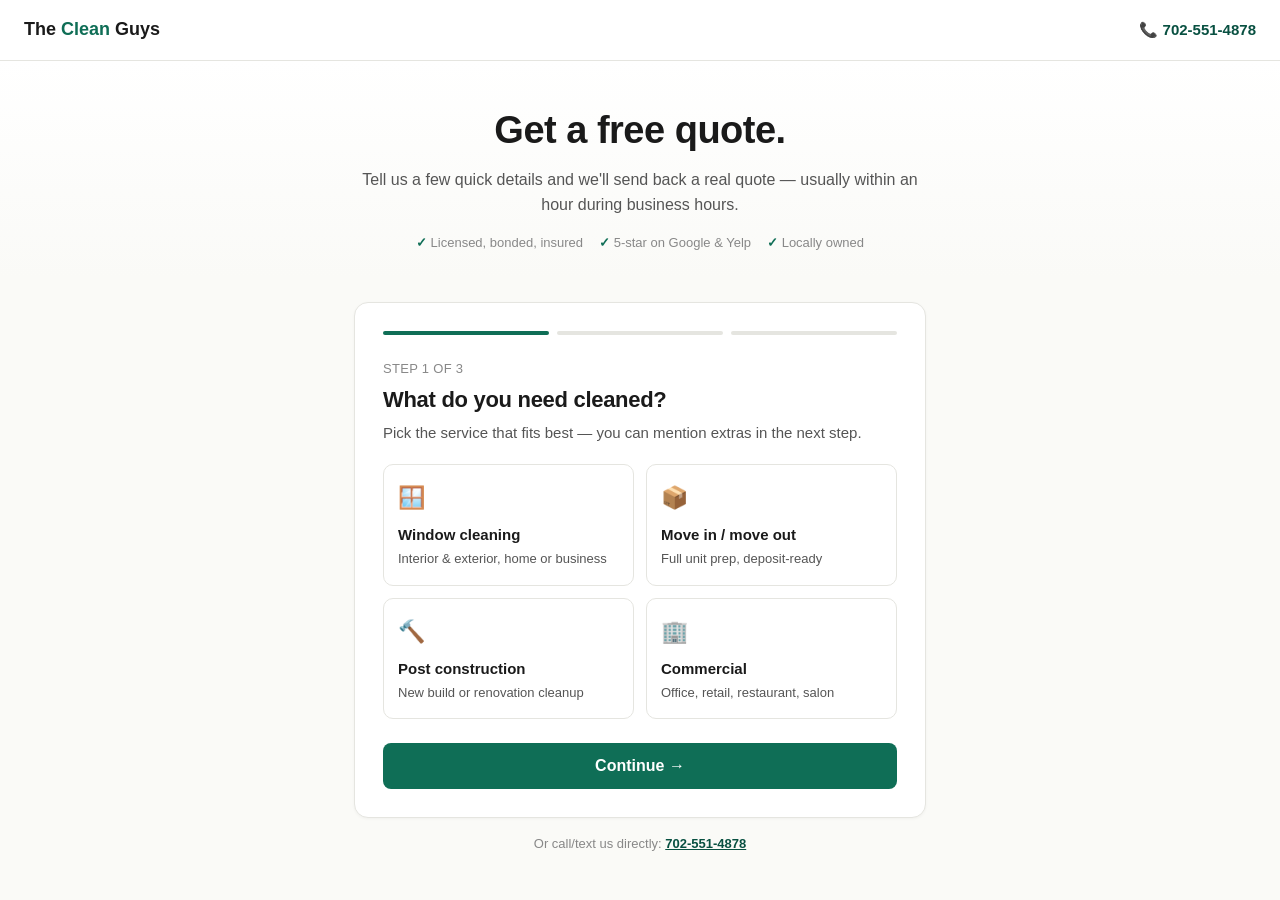
<file: website/quote_form_prototype.html>
<!DOCTYPE html>
<html lang="en">
<head>
<meta charset="UTF-8" />
<meta name="viewport" content="width=device-width, initial-scale=1.0" />
<title>Get a Quote — The Clean Guys LLC</title>
<style>
  :root {
    --brand: #0F6E56;
    --brand-dark: #085041;
    --brand-light: #E1F5EE;
    --ink: #1A1A1A;
    --ink-soft: #555;
    --ink-mute: #888;
    --line: #E5E5E0;
    --bg: #FAFAF7;
    --error: #B23A3A;
    --success: #1D9E75;
  }
  * { box-sizing: border-box; }
  html, body { margin: 0; padding: 0; }
  body {
    font-family: -apple-system, BlinkMacSystemFont, "Segoe UI", Roboto, Helvetica, Arial, sans-serif;
    background: var(--bg);
    color: var(--ink);
    line-height: 1.55;
    -webkit-font-smoothing: antialiased;
  }

  /* Page chrome */
  .page-header {
    background: #fff;
    border-bottom: 1px solid var(--line);
    padding: 16px 24px;
    display: flex;
    align-items: center;
    justify-content: space-between;
    position: sticky;
    top: 0;
    z-index: 10;
  }
  .logo { font-weight: 700; font-size: 18px; color: var(--ink); text-decoration: none; }
  .logo span { color: var(--brand); }
  .header-phone {
    font-weight: 600;
    color: var(--brand-dark);
    text-decoration: none;
    font-size: 15px;
  }
  .header-phone:hover { color: var(--brand); }

  /* Hero */
  .hero {
    background: linear-gradient(180deg, #fff 0%, var(--bg) 100%);
    padding: 40px 24px 24px;
    text-align: center;
  }
  .hero h1 {
    font-size: clamp(28px, 5vw, 38px);
    margin: 0 0 8px;
    color: var(--ink);
    letter-spacing: -0.5px;
  }
  .hero p {
    color: var(--ink-soft);
    margin: 0 auto;
    max-width: 580px;
    font-size: 16px;
  }
  .trust-strip {
    display: flex;
    flex-wrap: wrap;
    gap: 8px 16px;
    justify-content: center;
    margin-top: 16px;
    color: var(--ink-mute);
    font-size: 13px;
  }
  .trust-strip span::before { content: "✓ "; color: var(--brand); font-weight: 700; }

  /* Form container */
  .form-wrap {
    max-width: 620px;
    margin: 0 auto;
    padding: 24px;
  }
  .form-card {
    background: #fff;
    border: 1px solid var(--line);
    border-radius: 14px;
    padding: 28px;
    box-shadow: 0 1px 3px rgba(0,0,0,0.04);
  }

  /* Progress */
  .progress {
    display: flex;
    gap: 8px;
    margin-bottom: 24px;
  }
  .progress-step {
    flex: 1;
    height: 4px;
    background: var(--line);
    border-radius: 2px;
    transition: background 0.3s;
  }
  .progress-step.active { background: var(--brand); }
  .step-label {
    font-size: 13px;
    color: var(--ink-mute);
    margin-bottom: 4px;
    font-weight: 500;
    letter-spacing: 0.3px;
    text-transform: uppercase;
  }
  .step h2 {
    font-size: 22px;
    margin: 0 0 4px;
    color: var(--ink);
    letter-spacing: -0.3px;
  }
  .step .step-sub {
    color: var(--ink-soft);
    margin: 0 0 20px;
    font-size: 15px;
  }

  /* Step visibility */
  .step { display: none; }
  .step.active { display: block; }

  /* Service tiles */
  .service-grid {
    display: grid;
    grid-template-columns: 1fr 1fr;
    gap: 12px;
  }
  .service-tile {
    border: 1.5px solid var(--line);
    background: #fff;
    border-radius: 10px;
    padding: 16px 14px;
    cursor: pointer;
    transition: all 0.15s;
    text-align: left;
    font: inherit;
    color: inherit;
  }
  .service-tile:hover { border-color: var(--brand); }
  .service-tile.selected {
    border-color: var(--brand);
    background: var(--brand-light);
  }
  .service-tile .tile-title {
    font-weight: 600;
    font-size: 15px;
    margin-bottom: 4px;
    color: var(--ink);
  }
  .service-tile .tile-sub {
    font-size: 13px;
    color: var(--ink-soft);
    line-height: 1.4;
  }
  .service-tile .tile-icon {
    font-size: 22px;
    margin-bottom: 8px;
    display: block;
  }

  /* Inputs */
  .field { margin-bottom: 16px; }
  .field label {
    display: block;
    font-size: 14px;
    font-weight: 500;
    color: var(--ink);
    margin-bottom: 6px;
  }
  .field .req { color: var(--error); }
  .field .hint {
    font-size: 13px;
    color: var(--ink-mute);
    margin-top: 4px;
  }
  input[type=text], input[type=email], input[type=tel], select, textarea {
    width: 100%;
    padding: 12px 14px;
    border: 1.5px solid var(--line);
    border-radius: 8px;
    font-size: 16px;
    font-family: inherit;
    color: var(--ink);
    background: #fff;
    transition: border-color 0.15s;
  }
  input:focus, select:focus, textarea:focus {
    outline: none;
    border-color: var(--brand);
  }
  textarea { min-height: 90px; resize: vertical; }

  .field-row {
    display: grid;
    grid-template-columns: 1fr 1fr;
    gap: 12px;
  }
  @media (max-width: 480px) {
    .field-row { grid-template-columns: 1fr; }
  }

  .radio-group, .checkbox-group {
    display: flex;
    flex-direction: column;
    gap: 8px;
  }
  .radio-option, .checkbox-option {
    display: flex;
    align-items: center;
    padding: 12px 14px;
    border: 1.5px solid var(--line);
    border-radius: 8px;
    cursor: pointer;
    transition: all 0.15s;
    font-size: 15px;
  }
  .radio-option:hover, .checkbox-option:hover { border-color: var(--brand); }
  .radio-option.selected, .checkbox-option.selected {
    border-color: var(--brand);
    background: var(--brand-light);
  }
  .radio-option input, .checkbox-option input { margin-right: 12px; }

  /* Buttons */
  .actions {
    display: flex;
    gap: 12px;
    margin-top: 24px;
  }
  .btn {
    padding: 14px 22px;
    border-radius: 8px;
    font-size: 16px;
    font-weight: 600;
    border: none;
    cursor: pointer;
    font-family: inherit;
    transition: all 0.15s;
  }
  .btn-primary {
    background: var(--brand);
    color: #fff;
    flex: 1;
  }
  .btn-primary:hover { background: var(--brand-dark); }
  .btn-secondary {
    background: #fff;
    color: var(--ink);
    border: 1.5px solid var(--line);
  }
  .btn-secondary:hover { border-color: var(--ink-mute); }

  /* Error */
  .field-error {
    color: var(--error);
    font-size: 13px;
    margin-top: 4px;
  }
  .field.has-error input,
  .field.has-error select,
  .field.has-error textarea { border-color: var(--error); }

  /* Confirmation */
  .confirm {
    text-align: center;
    padding: 32px 16px;
  }
  .confirm-icon {
    width: 64px;
    height: 64px;
    background: var(--brand-light);
    color: var(--brand);
    border-radius: 50%;
    display: flex;
    align-items: center;
    justify-content: center;
    margin: 0 auto 20px;
    font-size: 30px;
    font-weight: 700;
  }
  .confirm h2 {
    font-size: 26px;
    margin: 0 0 8px;
  }
  .confirm p { color: var(--ink-soft); margin: 0 0 8px; }
  .confirm-meta {
    margin-top: 24px;
    padding: 16px;
    background: var(--bg);
    border-radius: 10px;
    font-size: 14px;
    color: var(--ink-soft);
    text-align: left;
  }
  .confirm-meta strong { color: var(--ink); }

  /* Sticky mobile call bar */
  .mobile-call-bar {
    display: none;
    position: fixed;
    bottom: 0;
    left: 0;
    right: 0;
    background: #fff;
    border-top: 1px solid var(--line);
    padding: 10px 16px;
    z-index: 20;
    gap: 8px;
  }
  .mobile-call-bar a {
    flex: 1;
    text-align: center;
    padding: 12px;
    border-radius: 8px;
    text-decoration: none;
    font-weight: 600;
    font-size: 14px;
  }
  .mobile-call-bar .call { background: var(--brand); color: #fff; }
  .mobile-call-bar .text { background: var(--brand-light); color: var(--brand-dark); }
  @media (max-width: 640px) {
    .mobile-call-bar { display: flex; }
    .form-wrap { padding-bottom: 80px; }
  }
</style>
</head>
<body>

<header class="page-header">
  <a href="#" class="logo">The <span>Clean</span> Guys</a>
  <a href="tel:7025514878" class="header-phone">📞 702-551-4878</a>
</header>

<section class="hero">
  <h1>Get a free quote.</h1>
  <p>Tell us a few quick details and we'll send back a real quote — usually within an hour during business hours.</p>
  <div class="trust-strip">
    <span>Licensed, bonded, insured</span>
    <span>5-star on Google &amp; Yelp</span>
    <span>Locally owned</span>
  </div>
</section>

<div class="form-wrap">
  <div class="form-card">

    <div class="progress" aria-label="Form progress">
      <div class="progress-step active" data-step="1"></div>
      <div class="progress-step" data-step="2"></div>
      <div class="progress-step" data-step="3"></div>
    </div>

    <!-- ========== STEP 1: Service ========== -->
    <div class="step active" data-step="1">
      <div class="step-label">Step 1 of 3</div>
      <h2>What do you need cleaned?</h2>
      <p class="step-sub">Pick the service that fits best — you can mention extras in the next step.</p>

      <div class="service-grid" role="radiogroup" aria-label="Service type">
        <button type="button" class="service-tile" data-service="window">
          <span class="tile-icon">🪟</span>
          <div class="tile-title">Window cleaning</div>
          <div class="tile-sub">Interior &amp; exterior, home or business</div>
        </button>
        <button type="button" class="service-tile" data-service="move">
          <span class="tile-icon">📦</span>
          <div class="tile-title">Move in / move out</div>
          <div class="tile-sub">Full unit prep, deposit-ready</div>
        </button>
        <button type="button" class="service-tile" data-service="post-construction">
          <span class="tile-icon">🔨</span>
          <div class="tile-title">Post construction</div>
          <div class="tile-sub">New build or renovation cleanup</div>
        </button>
        <button type="button" class="service-tile" data-service="commercial">
          <span class="tile-icon">🏢</span>
          <div class="tile-title">Commercial</div>
          <div class="tile-sub">Office, retail, restaurant, salon</div>
        </button>
      </div>

      <div class="field-error" id="service-error" style="display:none; margin-top: 12px;">Please pick a service to continue.</div>

      <div class="actions">
        <button type="button" class="btn btn-primary" onclick="goNext(1)">Continue →</button>
      </div>
    </div>

    <!-- ========== STEP 2: Job details (conditional) ========== -->
    <div class="step" data-step="2">
      <div class="step-label">Step 2 of 3</div>
      <h2>Tell us about the job.</h2>
      <p class="step-sub" id="step2-sub">A few details so we can size the quote accurately.</p>

      <!-- Property type (universal) -->
      <div class="field">
        <label for="property-type">Property type <span class="req">*</span></label>
        <select id="property-type" name="propertyType" required>
          <option value="">Select…</option>
          <option>Single-family home</option>
          <option>Apartment / condo</option>
          <option>Townhouse</option>
          <option>Office</option>
          <option>Retail / storefront</option>
          <option>Restaurant</option>
          <option>Salon / spa</option>
          <option>New construction</option>
          <option>Other</option>
        </select>
      </div>

      <!-- Square footage (universal) -->
      <div class="field">
        <label for="sqft">Approximate square footage</label>
        <select id="sqft" name="sqft">
          <option value="">Not sure</option>
          <option>Under 1,000 sq ft</option>
          <option>1,000 – 2,000 sq ft</option>
          <option>2,000 – 3,500 sq ft</option>
          <option>3,500 – 5,000 sq ft</option>
          <option>Over 5,000 sq ft</option>
        </select>
        <div class="hint">Rough estimate is fine — we'll confirm at quote.</div>
      </div>

      <!-- Conditional: window-specific -->
      <div class="field conditional" data-show-for="window">
        <label for="window-count">Approximate number of windows</label>
        <input type="text" id="window-count" name="windowCount" placeholder="e.g. 12" />
      </div>

      <div class="field conditional" data-show-for="window">
        <label>Interior, exterior, or both?</label>
        <div class="radio-group">
          <label class="radio-option"><input type="radio" name="windowSides" value="Both" /> Both interior and exterior</label>
          <label class="radio-option"><input type="radio" name="windowSides" value="Exterior" /> Exterior only</label>
          <label class="radio-option"><input type="radio" name="windowSides" value="Interior" /> Interior only</label>
        </div>
      </div>

      <!-- Conditional: move-specific -->
      <div class="field conditional" data-show-for="move">
        <label>Are you moving in, or moving out?</label>
        <div class="radio-group">
          <label class="radio-option"><input type="radio" name="moveType" value="Move out" /> Moving out — need it deposit-ready</label>
          <label class="radio-option"><input type="radio" name="moveType" value="Move in" /> Moving in — want it spotless first</label>
        </div>
      </div>

      <!-- Conditional: post-construction-specific -->
      <div class="field conditional" data-show-for="post-construction">
        <label>Which phase do you need?</label>
        <div class="checkbox-group">
          <label class="checkbox-option"><input type="checkbox" name="phase" value="Rough clean" /> Rough clean (during construction)</label>
          <label class="checkbox-option"><input type="checkbox" name="phase" value="Final clean" /> Final clean (before handover)</label>
          <label class="checkbox-option"><input type="checkbox" name="phase" value="Touch-up" /> Touch-up (right before walkthrough)</label>
        </div>
      </div>

      <div class="field conditional" data-show-for="post-construction">
        <label>Are you a contractor, builder, or homeowner?</label>
        <div class="radio-group">
          <label class="radio-option"><input type="radio" name="role" value="General contractor" /> General contractor</label>
          <label class="radio-option"><input type="radio" name="role" value="Builder / developer" /> Builder / developer</label>
          <label class="radio-option"><input type="radio" name="role" value="Homeowner" /> Homeowner</label>
        </div>
      </div>

      <!-- Conditional: commercial-specific -->
      <div class="field conditional" data-show-for="commercial">
        <label>How often do you want service?</label>
        <div class="radio-group">
          <label class="radio-option"><input type="radio" name="frequency" value="Daily" /> Daily (Mon–Fri)</label>
          <label class="radio-option"><input type="radio" name="frequency" value="Weekly" /> Weekly</label>
          <label class="radio-option"><input type="radio" name="frequency" value="Bi-weekly" /> Every 2 weeks</label>
          <label class="radio-option"><input type="radio" name="frequency" value="Monthly" /> Monthly</label>
          <label class="radio-option"><input type="radio" name="frequency" value="One-time" /> One-time deep clean</label>
        </div>
      </div>

      <!-- Timing (universal) -->
      <div class="field">
        <label for="timing">When do you need it done?</label>
        <select id="timing" name="timing">
          <option value="">Pick a window…</option>
          <option>This week — urgent</option>
          <option>Next 2 weeks</option>
          <option>Within a month</option>
          <option>Flexible — schedule what works</option>
        </select>
      </div>

      <!-- Notes (universal) -->
      <div class="field">
        <label for="notes">Anything else we should know?</label>
        <textarea id="notes" name="notes" placeholder="Hard water spots, second-story access, gate code, pets — whatever helps us quote accurately."></textarea>
      </div>

      <div class="actions">
        <button type="button" class="btn btn-secondary" onclick="goPrev(2)">← Back</button>
        <button type="button" class="btn btn-primary" onclick="goNext(2)">Continue →</button>
      </div>
    </div>

    <!-- ========== STEP 3: Contact ========== -->
    <div class="step" data-step="3">
      <div class="step-label">Step 3 of 3</div>
      <h2>Where do we send the quote?</h2>
      <p class="step-sub">We'll text or email it back to you, usually within an hour during business hours.</p>

      <div class="field-row">
        <div class="field">
          <label for="firstName">First name <span class="req">*</span></label>
          <input type="text" id="firstName" name="firstName" required autocomplete="given-name" />
        </div>
        <div class="field">
          <label for="lastName">Last name</label>
          <input type="text" id="lastName" name="lastName" autocomplete="family-name" />
        </div>
      </div>

      <div class="field">
        <label for="phone">Phone <span class="req">*</span></label>
        <input type="tel" id="phone" name="phone" required autocomplete="tel" placeholder="702-555-0123" />
        <div class="hint">We'll text first — fastest way to lock in a slot.</div>
      </div>

      <div class="field">
        <label for="email">Email <span class="req">*</span></label>
        <input type="email" id="email" name="email" required autocomplete="email" placeholder="you@example.com" />
      </div>

      <div class="field">
        <label for="address">Service address (or zip code)</label>
        <input type="text" id="address" name="address" autocomplete="street-address" placeholder="Las Vegas, Henderson, Summerlin…" />
        <div class="hint">Helps us check we serve your area.</div>
      </div>

      <div class="field">
        <label>Best way to reach you</label>
        <div class="radio-group">
          <label class="radio-option"><input type="radio" name="contactPref" value="Text" checked /> Text message</label>
          <label class="radio-option"><input type="radio" name="contactPref" value="Call" /> Phone call</label>
          <label class="radio-option"><input type="radio" name="contactPref" value="Email" /> Email</label>
        </div>
      </div>

      <div class="actions">
        <button type="button" class="btn btn-secondary" onclick="goPrev(3)">← Back</button>
        <button type="button" class="btn btn-primary" onclick="submitForm()">Send my quote request</button>
      </div>
    </div>

    <!-- ========== Confirmation ========== -->
    <div class="step" data-step="4">
      <div class="confirm">
        <div class="confirm-icon">✓</div>
        <h2>Got it. We're on it.</h2>
        <p>Thanks <strong id="confirm-name">there</strong> — we got your quote request.</p>
        <p>You'll hear back from us by <strong id="confirm-pref">text</strong>, usually within an hour during business hours (Mon–Sat, 6am–7:30pm).</p>
        <div class="confirm-meta">
          <strong>What happens next:</strong><br />
          1. We review your details and put together a quote.<br />
          2. We text or email it back, usually same day.<br />
          3. If it works for you, we lock in a slot.<br /><br />
          <strong>Need us sooner?</strong> Call or text <a href="tel:7025514878">702-551-4878</a>.
        </div>
      </div>
    </div>

  </div>

  <p style="text-align:center; color: var(--ink-mute); font-size: 13px; margin-top: 16px;">
    Or call/text us directly: <a href="tel:7025514878" style="color: var(--brand-dark); font-weight: 600;">702-551-4878</a>
  </p>
</div>

<div class="mobile-call-bar">
  <a href="tel:7025514878" class="call">📞 Call</a>
  <a href="sms:7025514878" class="text">💬 Text</a>
</div>

<script>
  const formState = { service: null };

  // Service tile selection
  document.querySelectorAll('.service-tile').forEach(tile => {
    tile.addEventListener('click', () => {
      document.querySelectorAll('.service-tile').forEach(t => t.classList.remove('selected'));
      tile.classList.add('selected');
      formState.service = tile.dataset.service;
      document.getElementById('service-error').style.display = 'none';
      updateConditionals();
    });
  });

  function updateConditionals() {
    document.querySelectorAll('.conditional').forEach(el => {
      el.style.display = el.dataset.showFor === formState.service ? 'block' : 'none';
    });
    // Update step 2 subhead based on service
    const subs = {
      window: 'A few details about your windows so we can size the quote accurately.',
      move: 'A few details about the unit so we can quote a proper move clean.',
      'post-construction': 'A few details about the project so we can phase the cleanup.',
      commercial: 'A few details about your space and schedule.'
    };
    if (formState.service && subs[formState.service]) {
      document.getElementById('step2-sub').textContent = subs[formState.service];
    }
  }

  // Radio / checkbox visual selection
  document.querySelectorAll('.radio-option, .checkbox-option').forEach(opt => {
    opt.addEventListener('click', (e) => {
      const input = opt.querySelector('input');
      if (input.type === 'radio') {
        // remove selected from siblings
        const name = input.name;
        document.querySelectorAll(`input[name="${name}"]`).forEach(i => {
          i.closest('.radio-option, .checkbox-option').classList.remove('selected');
        });
        opt.classList.add('selected');
      } else {
        opt.classList.toggle('selected', input.checked);
        // Sync after click
        setTimeout(() => opt.classList.toggle('selected', input.checked), 0);
      }
    });
  });

  // Step navigation
  function showStep(n) {
    document.querySelectorAll('.step').forEach(s => s.classList.remove('active'));
    document.querySelector(`.step[data-step="${n}"]`).classList.add('active');
    document.querySelectorAll('.progress-step').forEach((p, i) => {
      p.classList.toggle('active', (i + 1) <= n && n <= 3);
    });
    window.scrollTo({ top: 0, behavior: 'smooth' });
  }

  function goNext(currentStep) {
    if (currentStep === 1) {
      if (!formState.service) {
        document.getElementById('service-error').style.display = 'block';
        return;
      }
    }
    if (currentStep === 2) {
      const propertyType = document.getElementById('property-type');
      if (!propertyType.value) {
        propertyType.closest('.field').classList.add('has-error');
        propertyType.focus();
        return;
      }
      propertyType.closest('.field').classList.remove('has-error');
    }
    showStep(currentStep + 1);
  }

  function goPrev(currentStep) {
    showStep(currentStep - 1);
  }

  function submitForm() {
    const required = ['firstName', 'phone', 'email'];
    let valid = true;
    required.forEach(id => {
      const el = document.getElementById(id);
      if (!el.value.trim()) {
        el.closest('.field').classList.add('has-error');
        valid = false;
      } else {
        el.closest('.field').classList.remove('has-error');
      }
    });
    if (!valid) {
      document.getElementById('firstName').focus();
      return;
    }

    // In production: POST to /api/quote-request
    // For prototype: show confirmation
    const name = document.getElementById('firstName').value || 'there';
    const pref = document.querySelector('input[name="contactPref"]:checked')?.value.toLowerCase() || 'text';
    document.getElementById('confirm-name').textContent = name;
    document.getElementById('confirm-pref').textContent = pref;

    showStep(4);

    // Reset progress visually (we're past step 3)
    document.querySelectorAll('.progress-step').forEach(p => p.classList.add('active'));

    // Analytics hook (example)
    if (typeof gtag === 'function') {
      gtag('event', 'generate_lead', {
        service: formState.service,
        value: 1,
      });
    }
  }
</script>

</body>
</html>
</file>
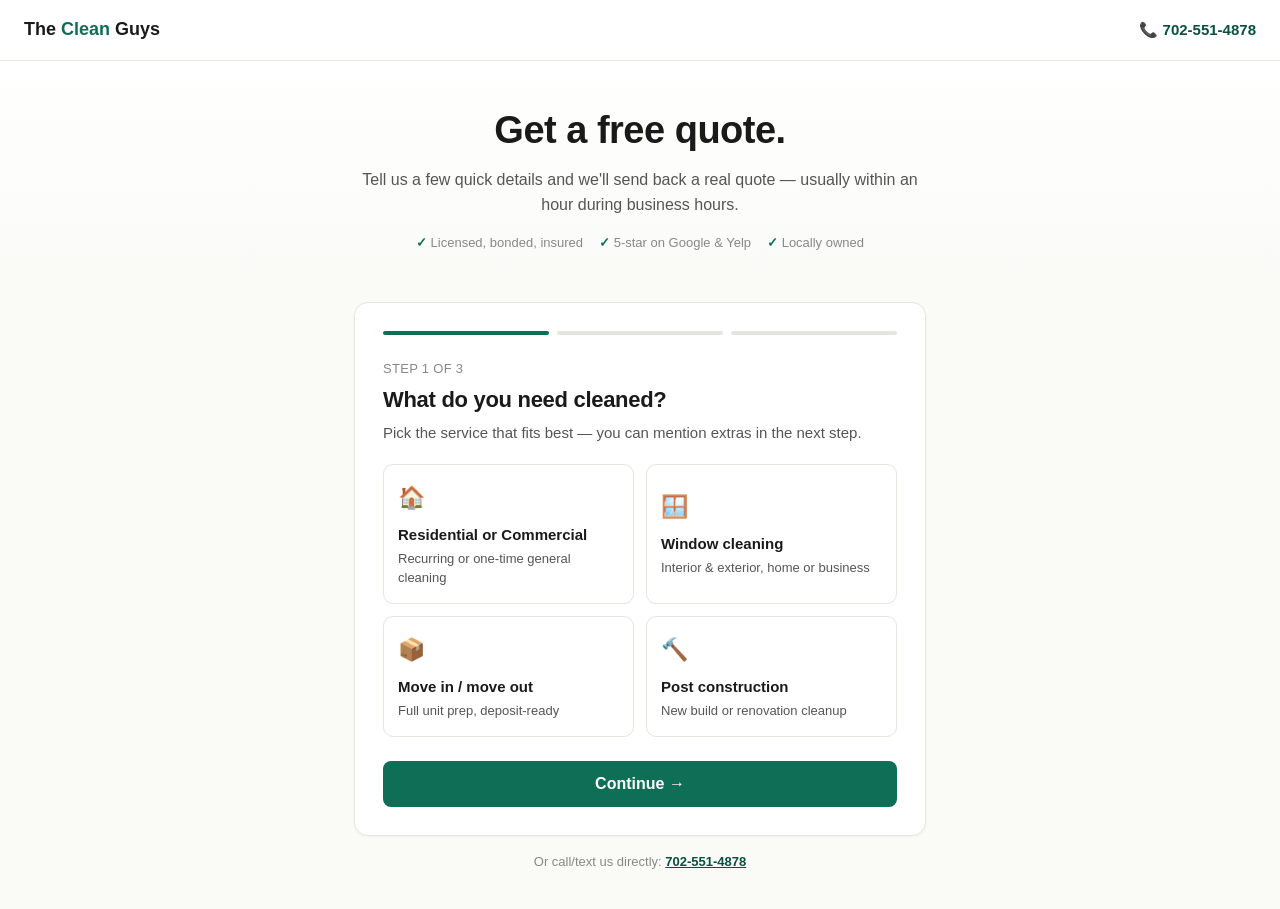
<file: website/prototypes/quote_form_prototype.html>
<!DOCTYPE html>
<html lang="en">
<head>
<meta charset="UTF-8" />
<meta name="viewport" content="width=device-width, initial-scale=1.0" />
<title>Get a Quote — The Clean Guys LLC</title>
<style>
  :root {
    --brand: #0F6E56;
    --brand-dark: #085041;
    --brand-light: #E1F5EE;
    --ink: #1A1A1A;
    --ink-soft: #555;
    --ink-mute: #888;
    --line: #E5E5E0;
    --bg: #FAFAF7;
    --error: #B23A3A;
    --success: #1D9E75;
  }
  * { box-sizing: border-box; }
  html, body { margin: 0; padding: 0; }
  body {
    font-family: -apple-system, BlinkMacSystemFont, "Segoe UI", Roboto, Helvetica, Arial, sans-serif;
    background: var(--bg);
    color: var(--ink);
    line-height: 1.55;
    -webkit-font-smoothing: antialiased;
  }

  /* Page chrome */
  .page-header {
    background: #fff;
    border-bottom: 1px solid var(--line);
    padding: 16px 24px;
    display: flex;
    align-items: center;
    justify-content: space-between;
    position: sticky;
    top: 0;
    z-index: 10;
  }
  .logo { font-weight: 700; font-size: 18px; color: var(--ink); text-decoration: none; }
  .logo span { color: var(--brand); }
  .header-phone {
    font-weight: 600;
    color: var(--brand-dark);
    text-decoration: none;
    font-size: 15px;
  }
  .header-phone:hover { color: var(--brand); }

  /* Hero */
  .hero {
    background: linear-gradient(180deg, #fff 0%, var(--bg) 100%);
    padding: 40px 24px 24px;
    text-align: center;
  }
  .hero h1 {
    font-size: clamp(28px, 5vw, 38px);
    margin: 0 0 8px;
    color: var(--ink);
    letter-spacing: -0.5px;
  }
  .hero p {
    color: var(--ink-soft);
    margin: 0 auto;
    max-width: 580px;
    font-size: 16px;
  }
  .trust-strip {
    display: flex;
    flex-wrap: wrap;
    gap: 8px 16px;
    justify-content: center;
    margin-top: 16px;
    color: var(--ink-mute);
    font-size: 13px;
  }
  .trust-strip span::before { content: "✓ "; color: var(--brand); font-weight: 700; }

  /* Form container */
  .form-wrap {
    max-width: 620px;
    margin: 0 auto;
    padding: 24px;
  }
  .form-card {
    background: #fff;
    border: 1px solid var(--line);
    border-radius: 14px;
    padding: 28px;
    box-shadow: 0 1px 3px rgba(0,0,0,0.04);
  }

  /* Progress */
  .progress {
    display: flex;
    gap: 8px;
    margin-bottom: 24px;
  }
  .progress-step {
    flex: 1;
    height: 4px;
    background: var(--line);
    border-radius: 2px;
    transition: background 0.3s;
  }
  .progress-step.active { background: var(--brand); }
  .step-label {
    font-size: 13px;
    color: var(--ink-mute);
    margin-bottom: 4px;
    font-weight: 500;
    letter-spacing: 0.3px;
    text-transform: uppercase;
  }
  .step h2 {
    font-size: 22px;
    margin: 0 0 4px;
    color: var(--ink);
    letter-spacing: -0.3px;
  }
  .step .step-sub {
    color: var(--ink-soft);
    margin: 0 0 20px;
    font-size: 15px;
  }

  /* Step visibility */
  .step { display: none; }
  .step.active { display: block; }

  /* Service tiles */
  .service-grid {
    display: grid;
    grid-template-columns: 1fr 1fr;
    gap: 12px;
  }
  .service-tile {
    border: 1.5px solid var(--line);
    background: #fff;
    border-radius: 10px;
    padding: 16px 14px;
    cursor: pointer;
    transition: all 0.15s;
    text-align: left;
    font: inherit;
    color: inherit;
  }
  .service-tile:hover { border-color: var(--brand); }
  .service-tile.selected {
    border-color: var(--brand);
    background: var(--brand-light);
  }
  .service-tile .tile-title {
    font-weight: 600;
    font-size: 15px;
    margin-bottom: 4px;
    color: var(--ink);
  }
  .service-tile .tile-sub {
    font-size: 13px;
    color: var(--ink-soft);
    line-height: 1.4;
  }
  .service-tile .tile-icon {
    font-size: 22px;
    margin-bottom: 8px;
    display: block;
  }

  /* 2-col big-radio (step 2 residential/commercial picker)
     UX rationale: same visual language as service-tile so users feel they're
     in a familiar pattern, just at a finer-grained decision. */
  .big-radio-grid {
    display: grid;
    grid-template-columns: 1fr 1fr;
    gap: 12px;
  }
  .big-radio {
    background: var(--paper);
    border: 1.5px solid var(--line);
    border-radius: 10px;
    padding: 18px 16px;
    cursor: pointer;
    text-align: left;
    transition: border-color .15s, background .15s;
    display: flex;
    align-items: flex-start;
    gap: 12px;
    font-family: inherit;
  }
  .big-radio:hover { border-color: var(--brand); }
  .big-radio.selected {
    border-color: var(--brand);
    background: var(--brand-light);
  }
  .big-radio .br-circle {
    width: 20px;
    height: 20px;
    border-radius: 50%;
    border: 2px solid var(--line);
    flex-shrink: 0;
    margin-top: 2px;
    position: relative;
    transition: border-color .15s;
  }
  .big-radio.selected .br-circle { border-color: var(--brand); }
  .big-radio.selected .br-circle::after {
    content: "";
    position: absolute;
    inset: 3px;
    border-radius: 50%;
    background: var(--brand);
  }
  .big-radio .br-body { flex: 1; min-width: 0; }
  .big-radio .br-title {
    font-weight: 700;
    color: var(--ink);
    font-size: 15px;
    margin-bottom: 2px;
  }
  .big-radio .br-sub {
    color: var(--ink-soft);
    font-size: 13px;
    line-height: 1.4;
  }
  .big-radio .br-icon {
    font-size: 20px;
    margin-right: 4px;
  }
  @media (max-width: 640px) {
    .big-radio-grid { grid-template-columns: 1fr; }
  }

  /* Inputs */
  .field { margin-bottom: 16px; }
  .field label {
    display: block;
    font-size: 14px;
    font-weight: 500;
    color: var(--ink);
    margin-bottom: 6px;
  }
  .field .req { color: var(--error); }
  .field .hint {
    font-size: 13px;
    color: var(--ink-mute);
    margin-top: 4px;
  }
  input[type=text], input[type=email], input[type=tel], select, textarea {
    width: 100%;
    padding: 12px 14px;
    border: 1.5px solid var(--line);
    border-radius: 8px;
    font-size: 16px;
    font-family: inherit;
    color: var(--ink);
    background: #fff;
    transition: border-color 0.15s;
  }
  input:focus, select:focus, textarea:focus {
    outline: none;
    border-color: var(--brand);
  }
  textarea { min-height: 90px; resize: vertical; }

  .field-row {
    display: grid;
    grid-template-columns: 1fr 1fr;
    gap: 12px;
  }
  @media (max-width: 480px) {
    .field-row { grid-template-columns: 1fr; }
  }

  .radio-group, .checkbox-group {
    display: flex;
    flex-direction: column;
    gap: 8px;
  }
  .radio-option, .checkbox-option {
    display: flex;
    align-items: center;
    padding: 12px 14px;
    border: 1.5px solid var(--line);
    border-radius: 8px;
    cursor: pointer;
    transition: all 0.15s;
    font-size: 15px;
  }
  .radio-option:hover, .checkbox-option:hover { border-color: var(--brand); }
  .radio-option.selected, .checkbox-option.selected {
    border-color: var(--brand);
    background: var(--brand-light);
  }
  .radio-option input, .checkbox-option input { margin-right: 12px; }

  /* Buttons */
  .actions {
    display: flex;
    gap: 12px;
    margin-top: 24px;
  }
  .btn {
    padding: 14px 22px;
    border-radius: 8px;
    font-size: 16px;
    font-weight: 600;
    border: none;
    cursor: pointer;
    font-family: inherit;
    transition: all 0.15s;
  }
  .btn-primary {
    background: var(--brand);
    color: #fff;
    flex: 1;
  }
  .btn-primary:hover { background: var(--brand-dark); }
  .btn-secondary {
    background: #fff;
    color: var(--ink);
    border: 1.5px solid var(--line);
  }
  .btn-secondary:hover { border-color: var(--ink-mute); }

  /* Error */
  .field-error {
    color: var(--error);
    font-size: 13px;
    margin-top: 4px;
  }
  .field.has-error input,
  .field.has-error select,
  .field.has-error textarea { border-color: var(--error); }

  /* Confirmation */
  .confirm {
    text-align: center;
    padding: 32px 16px;
  }
  .confirm-icon {
    width: 64px;
    height: 64px;
    background: var(--brand-light);
    color: var(--brand);
    border-radius: 50%;
    display: flex;
    align-items: center;
    justify-content: center;
    margin: 0 auto 20px;
    font-size: 30px;
    font-weight: 700;
  }
  .confirm h2 {
    font-size: 26px;
    margin: 0 0 8px;
  }
  .confirm p { color: var(--ink-soft); margin: 0 0 8px; }
  .confirm-meta {
    margin-top: 24px;
    padding: 16px;
    background: var(--bg);
    border-radius: 10px;
    font-size: 14px;
    color: var(--ink-soft);
    text-align: left;
  }
  .confirm-meta strong { color: var(--ink); }

  /* Sticky mobile call bar */
  .mobile-call-bar {
    display: none;
    position: fixed;
    bottom: 0;
    left: 0;
    right: 0;
    background: #fff;
    border-top: 1px solid var(--line);
    padding: 10px 16px;
    z-index: 20;
    gap: 8px;
  }
  .mobile-call-bar a {
    flex: 1;
    text-align: center;
    padding: 12px;
    border-radius: 8px;
    text-decoration: none;
    font-weight: 600;
    font-size: 14px;
  }
  .mobile-call-bar .call { background: var(--brand); color: #fff; }
  .mobile-call-bar .text { background: var(--brand-light); color: var(--brand-dark); }
  @media (max-width: 640px) {
    .mobile-call-bar { display: flex; }
    .form-wrap { padding-bottom: 80px; }
  }
</style>
</head>
<body>

<header class="page-header">
  <a href="#" class="logo">The <span>Clean</span> Guys</a>
  <a href="tel:7025514878" class="header-phone">📞 702-551-4878</a>
</header>

<section class="hero">
  <h1>Get a free quote.</h1>
  <p>Tell us a few quick details and we'll send back a real quote — usually within an hour during business hours.</p>
  <div class="trust-strip">
    <span>Licensed, bonded, insured</span>
    <span>5-star on Google &amp; Yelp</span>
    <span>Locally owned</span>
  </div>
</section>

<div class="form-wrap">
  <div class="form-card">

    <div class="progress" aria-label="Form progress">
      <div class="progress-step active" data-step="1"></div>
      <div class="progress-step" data-step="2"></div>
      <div class="progress-step" data-step="3"></div>
    </div>

    <!-- ========== STEP 1: Service ========== -->
    <div class="step active" data-step="1">
      <div class="step-label">Step 1 of 3</div>
      <h2>What do you need cleaned?</h2>
      <p class="step-sub">Pick the service that fits best — you can mention extras in the next step.</p>

      <div class="service-grid" role="radiogroup" aria-label="Service type">
        <button type="button" class="service-tile" data-service="general">
          <span class="tile-icon">🏠</span>
          <div class="tile-title">Residential or Commercial</div>
          <div class="tile-sub">Recurring or one-time general cleaning</div>
        </button>
        <button type="button" class="service-tile" data-service="window">
          <span class="tile-icon">🪟</span>
          <div class="tile-title">Window cleaning</div>
          <div class="tile-sub">Interior &amp; exterior, home or business</div>
        </button>
        <button type="button" class="service-tile" data-service="move">
          <span class="tile-icon">📦</span>
          <div class="tile-title">Move in / move out</div>
          <div class="tile-sub">Full unit prep, deposit-ready</div>
        </button>
        <button type="button" class="service-tile" data-service="post-construction">
          <span class="tile-icon">🔨</span>
          <div class="tile-title">Post construction</div>
          <div class="tile-sub">New build or renovation cleanup</div>
        </button>
      </div>

      <div class="field-error" id="service-error" style="display:none; margin-top: 12px;">Please pick a service to continue.</div>

      <div class="actions">
        <button type="button" class="btn btn-primary" onclick="goNext(1)">Continue →</button>
      </div>
    </div>

    <!-- ========== STEP 2: Job details (conditional) ========== -->
    <div class="step" data-step="2">
      <div class="step-label">Step 2 of 3</div>
      <h2>Tell us about the job.</h2>
      <p class="step-sub" id="step2-sub">A few details so we can size the quote accurately.</p>

      <!-- Residential vs Commercial picker (only when service=general) -->
      <div class="field conditional" data-show-for="general">
        <label>Is this for a home or a business? <span class="req">*</span></label>
        <div class="big-radio-grid" role="radiogroup" aria-label="Residential or Commercial">
          <button type="button" class="big-radio" data-subtype="residential">
            <span class="br-circle"></span>
            <div class="br-body">
              <div class="br-title"><span class="br-icon">🏠</span> Residential</div>
              <div class="br-sub">Home, apartment, condo, or townhouse</div>
            </div>
          </button>
          <button type="button" class="big-radio" data-subtype="commercial">
            <span class="br-circle"></span>
            <div class="br-body">
              <div class="br-title"><span class="br-icon">🏢</span> Commercial</div>
              <div class="br-sub">Office, retail, restaurant, or salon</div>
            </div>
          </button>
        </div>
        <div class="field-error" id="subtype-error" style="display:none; margin-top: 10px;">Please choose Residential or Commercial.</div>
      </div>

      <!-- Property type (universal — filtered by subtype if general) -->
      <div class="field">
        <label for="property-type">Property type <span class="req">*</span></label>
        <select id="property-type" name="propertyType" required>
          <option value="">Select…</option>
          <option>Single-family home</option>
          <option>Apartment / condo</option>
          <option>Townhouse</option>
          <option>Office</option>
          <option>Retail / storefront</option>
          <option>Restaurant</option>
          <option>Salon / spa</option>
          <option>New construction</option>
          <option>Other</option>
        </select>
      </div>

      <!-- Square footage (universal) -->
      <div class="field">
        <label for="sqft">Approximate square footage</label>
        <select id="sqft" name="sqft">
          <option value="">Not sure</option>
          <option>Under 1,000 sq ft</option>
          <option>1,000 – 2,000 sq ft</option>
          <option>2,000 – 3,500 sq ft</option>
          <option>3,500 – 5,000 sq ft</option>
          <option>Over 5,000 sq ft</option>
        </select>
        <div class="hint">Rough estimate is fine — we'll confirm at quote.</div>
      </div>

      <!-- Conditional: window-specific -->
      <div class="field conditional" data-show-for="window">
        <label for="window-count">Approximate number of windows</label>
        <input type="text" id="window-count" name="windowCount" placeholder="e.g. 12" />
      </div>

      <div class="field conditional" data-show-for="window">
        <label>Interior, exterior, or both?</label>
        <div class="radio-group">
          <label class="radio-option"><input type="radio" name="windowSides" value="Both" /> Both interior and exterior</label>
          <label class="radio-option"><input type="radio" name="windowSides" value="Exterior" /> Exterior only</label>
          <label class="radio-option"><input type="radio" name="windowSides" value="Interior" /> Interior only</label>
        </div>
      </div>

      <!-- Conditional: move-specific -->
      <div class="field conditional" data-show-for="move">
        <label>Are you moving in, or moving out?</label>
        <div class="radio-group">
          <label class="radio-option"><input type="radio" name="moveType" value="Move out" /> Moving out — need it deposit-ready</label>
          <label class="radio-option"><input type="radio" name="moveType" value="Move in" /> Moving in — want it spotless first</label>
        </div>
      </div>

      <!-- Conditional: post-construction-specific -->
      <div class="field conditional" data-show-for="post-construction">
        <label>Which phase do you need?</label>
        <div class="checkbox-group">
          <label class="checkbox-option"><input type="checkbox" name="phase" value="Rough clean" /> Rough clean (during construction)</label>
          <label class="checkbox-option"><input type="checkbox" name="phase" value="Final clean" /> Final clean (before handover)</label>
          <label class="checkbox-option"><input type="checkbox" name="phase" value="Touch-up" /> Touch-up (right before walkthrough)</label>
        </div>
      </div>

      <div class="field conditional" data-show-for="post-construction">
        <label>Are you a contractor, builder, or homeowner?</label>
        <div class="radio-group">
          <label class="radio-option"><input type="radio" name="role" value="General contractor" /> General contractor</label>
          <label class="radio-option"><input type="radio" name="role" value="Builder / developer" /> Builder / developer</label>
          <label class="radio-option"><input type="radio" name="role" value="Homeowner" /> Homeowner</label>
        </div>
      </div>

      <!-- Conditional: residential-specific -->
      <div class="field conditional" data-show-for="residential">
        <label>How often do you want service?</label>
        <div class="radio-group">
          <label class="radio-option"><input type="radio" name="residentialFrequency" value="Weekly" /> Weekly</label>
          <label class="radio-option"><input type="radio" name="residentialFrequency" value="Bi-weekly" /> Every 2 weeks</label>
          <label class="radio-option"><input type="radio" name="residentialFrequency" value="Monthly" /> Monthly</label>
          <label class="radio-option"><input type="radio" name="residentialFrequency" value="One-time" /> One-time deep clean</label>
        </div>
      </div>

      <div class="field conditional" data-show-for="residential">
        <label>Any specific focus areas? <span style="color: var(--ink-mute); font-weight: 400;">(optional)</span></label>
        <div class="checkbox-group">
          <label class="checkbox-option"><input type="checkbox" name="focus" value="Deep clean kitchen" /> Deep clean the kitchen</label>
          <label class="checkbox-option"><input type="checkbox" name="focus" value="Deep clean bathrooms" /> Deep clean the bathrooms</label>
          <label class="checkbox-option"><input type="checkbox" name="focus" value="Inside oven" /> Inside the oven</label>
          <label class="checkbox-option"><input type="checkbox" name="focus" value="Inside fridge" /> Inside the fridge</label>
          <label class="checkbox-option"><input type="checkbox" name="focus" value="Interior windows" /> Interior windows</label>
          <label class="checkbox-option"><input type="checkbox" name="focus" value="Laundry / change linens" /> Laundry / change linens</label>
        </div>
      </div>

      <div class="field conditional" data-show-for="residential">
        <label>Pets at home?</label>
        <div class="radio-group">
          <label class="radio-option"><input type="radio" name="pets" value="No pets" /> No pets</label>
          <label class="radio-option"><input type="radio" name="pets" value="Dogs" /> Yes — dogs</label>
          <label class="radio-option"><input type="radio" name="pets" value="Cats" /> Yes — cats</label>
          <label class="radio-option"><input type="radio" name="pets" value="Other" /> Yes — other</label>
        </div>
      </div>

      <!-- Conditional: commercial-specific -->
      <div class="field conditional" data-show-for="commercial">
        <label>How often do you want service?</label>
        <div class="radio-group">
          <label class="radio-option"><input type="radio" name="frequency" value="Daily" /> Daily (Mon–Fri)</label>
          <label class="radio-option"><input type="radio" name="frequency" value="Weekly" /> Weekly</label>
          <label class="radio-option"><input type="radio" name="frequency" value="Bi-weekly" /> Every 2 weeks</label>
          <label class="radio-option"><input type="radio" name="frequency" value="Monthly" /> Monthly</label>
          <label class="radio-option"><input type="radio" name="frequency" value="One-time" /> One-time deep clean</label>
        </div>
      </div>

      <!-- Timing (universal) -->
      <div class="field">
        <label for="timing">When do you need it done?</label>
        <select id="timing" name="timing">
          <option value="">Pick a window…</option>
          <option>This week — urgent</option>
          <option>Next 2 weeks</option>
          <option>Within a month</option>
          <option>Flexible — schedule what works</option>
        </select>
      </div>

      <!-- Notes (universal) -->
      <div class="field">
        <label for="notes">Anything else we should know?</label>
        <textarea id="notes" name="notes" placeholder="Hard water spots, second-story access, gate code, pets — whatever helps us quote accurately."></textarea>
      </div>

      <div class="actions">
        <button type="button" class="btn btn-secondary" onclick="goPrev(2)">← Back</button>
        <button type="button" class="btn btn-primary" onclick="goNext(2)">Continue →</button>
      </div>
    </div>

    <!-- ========== STEP 3: Contact ========== -->
    <div class="step" data-step="3">
      <div class="step-label">Step 3 of 3</div>
      <h2>Where do we send the quote?</h2>
      <p class="step-sub">We'll text or email it back to you, usually within an hour during business hours.</p>

      <div class="field-row">
        <div class="field">
          <label for="firstName">First name <span class="req">*</span></label>
          <input type="text" id="firstName" name="firstName" required autocomplete="given-name" />
        </div>
        <div class="field">
          <label for="lastName">Last name</label>
          <input type="text" id="lastName" name="lastName" autocomplete="family-name" />
        </div>
      </div>

      <div class="field">
        <label for="phone">Phone <span class="req">*</span></label>
        <input type="tel" id="phone" name="phone" required autocomplete="tel" placeholder="702-555-0123" />
        <div class="hint">We'll text first — fastest way to lock in a slot.</div>
      </div>

      <div class="field">
        <label for="email">Email <span class="req">*</span></label>
        <input type="email" id="email" name="email" required autocomplete="email" placeholder="you@example.com" />
      </div>

      <div class="field">
        <label for="address">Service address (or zip code)</label>
        <input type="text" id="address" name="address" autocomplete="street-address" placeholder="Las Vegas, Henderson, Summerlin…" />
        <div class="hint">Helps us check we serve your area.</div>
      </div>

      <div class="field">
        <label>Best way to reach you</label>
        <div class="radio-group">
          <label class="radio-option"><input type="radio" name="contactPref" value="Text" checked /> Text message</label>
          <label class="radio-option"><input type="radio" name="contactPref" value="Call" /> Phone call</label>
          <label class="radio-option"><input type="radio" name="contactPref" value="Email" /> Email</label>
        </div>
      </div>

      <div class="actions">
        <button type="button" class="btn btn-secondary" onclick="goPrev(3)">← Back</button>
        <button type="button" class="btn btn-primary" onclick="submitForm()">Send my quote request</button>
      </div>
    </div>

    <!-- ========== Confirmation ========== -->
    <div class="step" data-step="4">
      <div class="confirm">
        <div class="confirm-icon">✓</div>
        <h2>Got it. We're on it.</h2>
        <p>Thanks <strong id="confirm-name">there</strong> — we got your quote request.</p>
        <p>You'll hear back from us by <strong id="confirm-pref">text</strong>, usually within an hour during business hours (Mon–Sat, 6am–7:30pm).</p>
        <div class="confirm-meta">
          <strong>What happens next:</strong><br />
          1. We review your details and put together a quote.<br />
          2. We text or email it back, usually same day.<br />
          3. If it works for you, we lock in a slot.<br /><br />
          <strong>Need us sooner?</strong> Call or text <a href="tel:7025514878">702-551-4878</a>.
        </div>
      </div>
    </div>

  </div>

  <p style="text-align:center; color: var(--ink-mute); font-size: 13px; margin-top: 16px;">
    Or call/text us directly: <a href="tel:7025514878" style="color: var(--brand-dark); font-weight: 600;">702-551-4878</a>
  </p>
</div>

<div class="mobile-call-bar">
  <a href="tel:7025514878" class="call">📞 Call</a>
  <a href="sms:7025514878" class="text">💬 Text</a>
</div>

<script>
  const formState = { service: null, subType: null };

  // ===== Service tile selection (step 1) =====
  document.querySelectorAll('.service-tile').forEach(tile => {
    tile.addEventListener('click', () => {
      document.querySelectorAll('.service-tile').forEach(t => t.classList.remove('selected'));
      tile.classList.add('selected');
      formState.service = tile.dataset.service;
      formState.subType = null; // reset on re-pick
      document.querySelectorAll('.big-radio').forEach(r => r.classList.remove('selected'));
      document.getElementById('service-error').style.display = 'none';
      updateConditionals();
      filterPropertyType();
    });
  });

  // ===== Sub-type radio (step 2, only when service=general) =====
  document.querySelectorAll('.big-radio').forEach(btn => {
    btn.addEventListener('click', () => {
      document.querySelectorAll('.big-radio').forEach(b => b.classList.remove('selected'));
      btn.classList.add('selected');
      formState.subType = btn.dataset.subtype;
      const err = document.getElementById('subtype-error');
      if (err) err.style.display = 'none';
      updateConditionals();
      filterPropertyType();
    });
  });

  // Effective service = subType when service=general, else service itself
  function effectiveService() {
    return formState.service === 'general' ? formState.subType : formState.service;
  }

  function updateConditionals() {
    const effective = effectiveService();
    document.querySelectorAll('.conditional').forEach(el => {
      const showFor = el.dataset.showFor;
      if (showFor === 'general') {
        // The subtype-picker itself: show when service=general
        el.style.display = formState.service === 'general' ? 'block' : 'none';
      } else {
        // All other conditionals: match on effective service
        el.style.display = showFor === effective ? 'block' : 'none';
      }
    });

    // Step 2 subhead
    const subs = {
      general: 'First — is this for a home or a business?',
      residential: 'A few details about your home so we can lock in the right cadence and crew.',
      window: 'A few details about your windows so we can size the quote accurately.',
      move: 'A few details about the unit so we can quote a proper move clean.',
      'post-construction': 'A few details about the project so we can phase the cleanup.',
      commercial: 'A few details about your space and schedule.'
    };
    const subKey = (formState.service === 'general' && !formState.subType) ? 'general' : effective;
    if (subKey && subs[subKey]) {
      document.getElementById('step2-sub').textContent = subs[subKey];
    }
  }

  // ===== Property-type filtering (residential vs commercial) =====
  // UX: progressive disclosure — only show property options relevant to the user's segment.
  function filterPropertyType() {
    const select = document.getElementById('property-type');
    if (!select) return;
    const effective = effectiveService();
    const residentialOpts = ['Single-family home', 'Apartment / condo', 'Townhouse', 'Other'];
    const commercialOpts = ['Office', 'Retail / storefront', 'Restaurant', 'Salon / spa', 'New construction', 'Other'];
    const allOpts = ['Single-family home', 'Apartment / condo', 'Townhouse', 'Office', 'Retail / storefront', 'Restaurant', 'Salon / spa', 'New construction', 'Other'];

    let shown = allOpts;
    if (effective === 'residential' || effective === 'move') shown = residentialOpts;
    else if (effective === 'commercial') shown = commercialOpts;
    // window/post-construction/null: show all (mixed audience)

    const currentVal = select.value;
    select.innerHTML = '<option value="">Select…</option>' + shown.map(o => `<option>${o}</option>`).join('');
    if (shown.includes(currentVal)) select.value = currentVal;
  }

  // Radio / checkbox visual selection
  document.querySelectorAll('.radio-option, .checkbox-option').forEach(opt => {
    opt.addEventListener('click', (e) => {
      const input = opt.querySelector('input');
      if (input.type === 'radio') {
        // remove selected from siblings
        const name = input.name;
        document.querySelectorAll(`input[name="${name}"]`).forEach(i => {
          i.closest('.radio-option, .checkbox-option').classList.remove('selected');
        });
        opt.classList.add('selected');
      } else {
        opt.classList.toggle('selected', input.checked);
        // Sync after click
        setTimeout(() => opt.classList.toggle('selected', input.checked), 0);
      }
    });
  });

  // Step navigation
  function showStep(n) {
    document.querySelectorAll('.step').forEach(s => s.classList.remove('active'));
    document.querySelector(`.step[data-step="${n}"]`).classList.add('active');
    document.querySelectorAll('.progress-step').forEach((p, i) => {
      p.classList.toggle('active', (i + 1) <= n && n <= 3);
    });
    window.scrollTo({ top: 0, behavior: 'smooth' });
  }

  function goNext(currentStep) {
    if (currentStep === 1) {
      if (!formState.service) {
        document.getElementById('service-error').style.display = 'block';
        return;
      }
    }
    if (currentStep === 2) {
      // Require subtype selection when service=general
      if (formState.service === 'general' && !formState.subType) {
        const err = document.getElementById('subtype-error');
        if (err) {
          err.style.display = 'block';
          err.scrollIntoView({ behavior: 'smooth', block: 'center' });
        }
        return;
      }
      const propertyType = document.getElementById('property-type');
      if (!propertyType.value) {
        propertyType.closest('.field').classList.add('has-error');
        propertyType.focus();
        return;
      }
      propertyType.closest('.field').classList.remove('has-error');
    }
    showStep(currentStep + 1);
  }

  function goPrev(currentStep) {
    showStep(currentStep - 1);
  }

  function submitForm() {
    const required = ['firstName', 'phone', 'email'];
    let valid = true;
    required.forEach(id => {
      const el = document.getElementById(id);
      if (!el.value.trim()) {
        el.closest('.field').classList.add('has-error');
        valid = false;
      } else {
        el.closest('.field').classList.remove('has-error');
      }
    });
    if (!valid) {
      document.getElementById('firstName').focus();
      return;
    }

    // In production: POST to /api/quote-request
    // For prototype: show confirmation
    const name = document.getElementById('firstName').value || 'there';
    const pref = document.querySelector('input[name="contactPref"]:checked')?.value.toLowerCase() || 'text';
    document.getElementById('confirm-name').textContent = name;
    document.getElementById('confirm-pref').textContent = pref;

    showStep(4);

    // Reset progress visually (we're past step 3)
    document.querySelectorAll('.progress-step').forEach(p => p.classList.add('active'));

    // Analytics hook (example)
    if (typeof gtag === 'function') {
      gtag('event', 'generate_lead', {
        service: formState.service,
        value: 1,
      });
    }
  }
</script>

</body>
</html>
</file>
